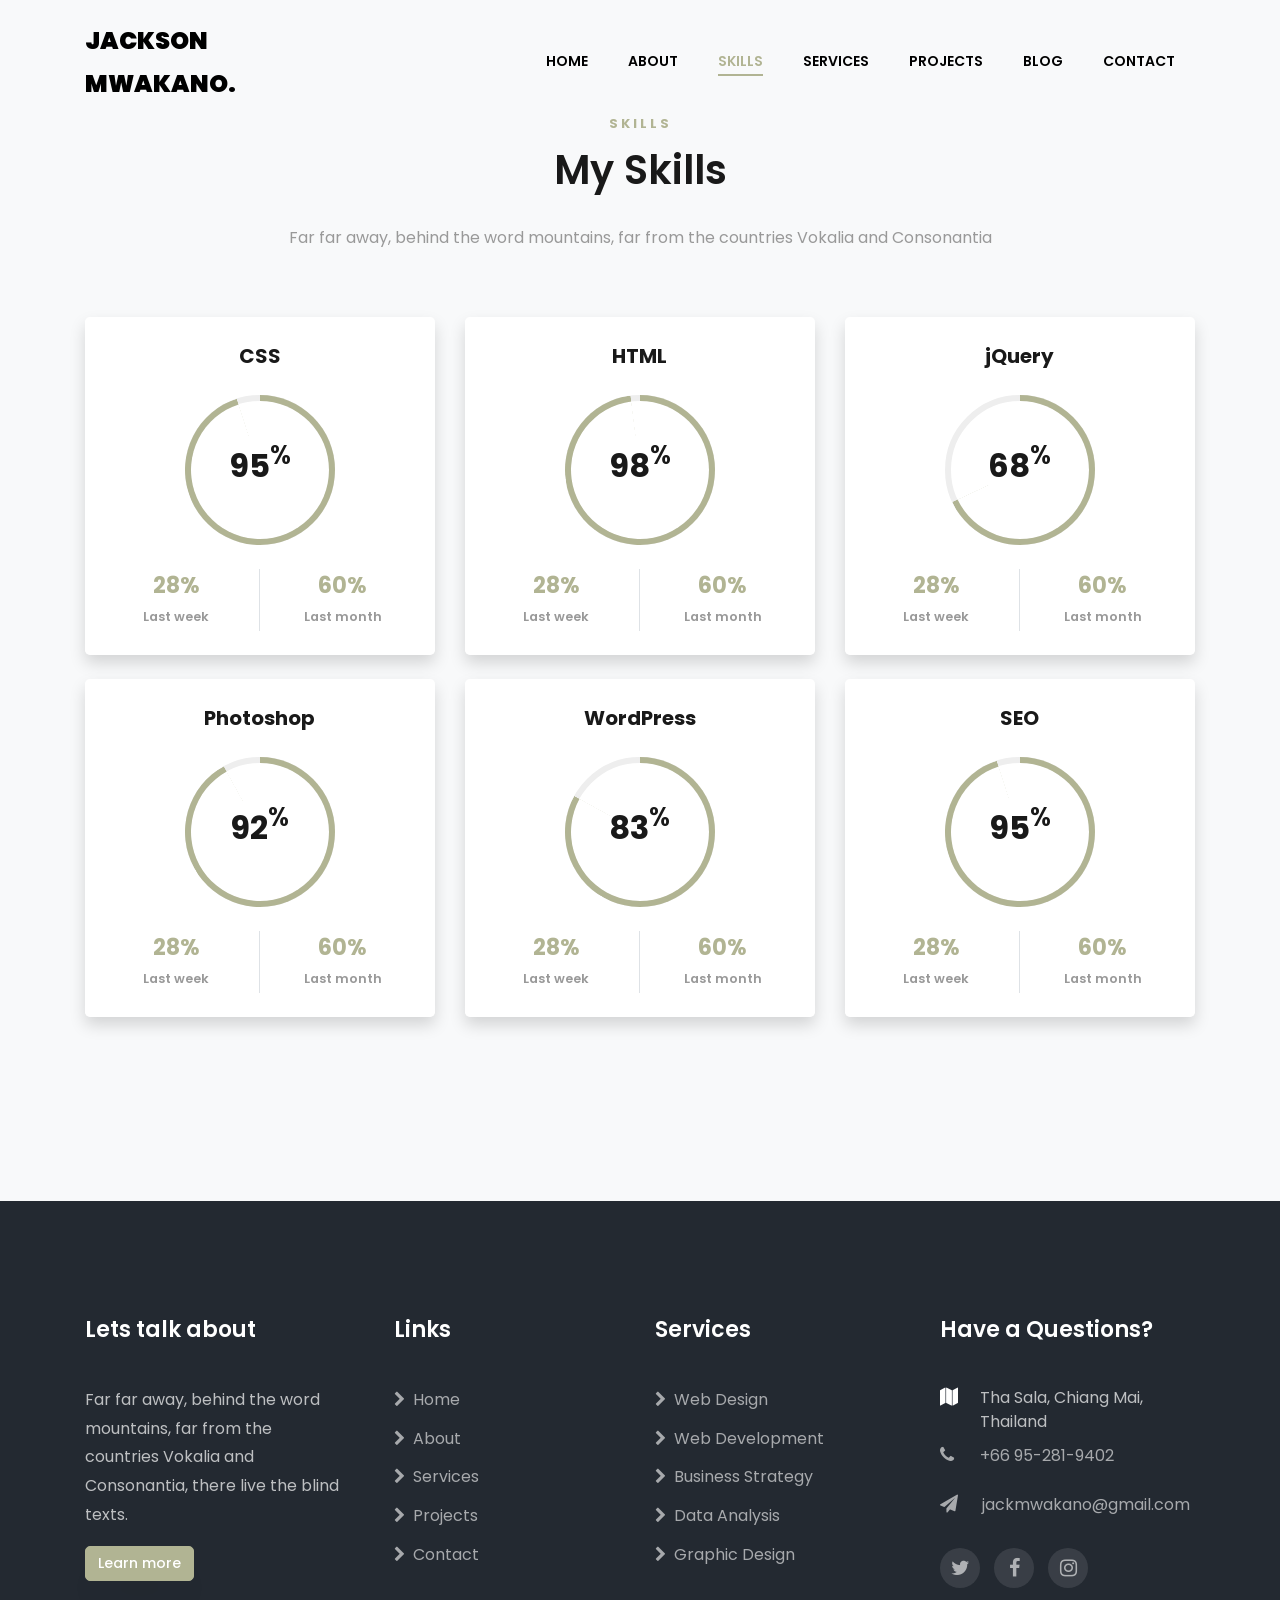
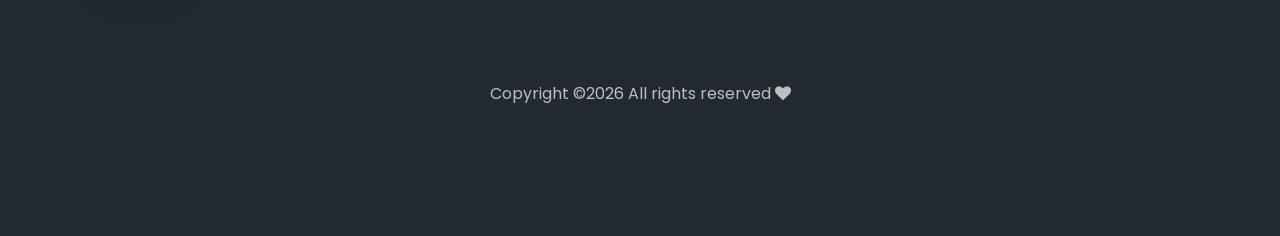
<file: skills-section.html>
<!DOCTYPE html>
<html lang="en">
<head>
	<title>Jackson's Portfolio</title>
	<meta charset="utf-8">
	<meta name="viewport" content="width=device-width, initial-scale=1, shrink-to-fit=no">
	
	<link href="https://fonts.googleapis.com/css?family=Poppins:100,200,300,400,500,600,700,800,900" rel="stylesheet">

	<link rel="stylesheet" href="https://stackpath.bootstrapcdn.com/font-awesome/4.7.0/css/font-awesome.min.css">

	<link rel="stylesheet" href="css/animate.css">
	
	<link rel="stylesheet" href="css/owl.carousel.min.css">
	<link rel="stylesheet" href="css/owl.theme.default.min.css">
	<link rel="stylesheet" href="css/magnific-popup.css">
	
	<link rel="stylesheet" href="css/flaticon.css">
	<link rel="stylesheet" href="css/style.css">
</head>
<body data-spy="scroll" data-target=".site-navbar-target" data-offset="300">
	
	<!-- NAVIGATION BAR -->
	<nav class="navbar navbar-expand-lg navbar-dark ftco_navbar bg-dark ftco-navbar-light site-navbar-target" id="ftco-navbar">
		<div class="container">
			<a class="navbar-brand" href="index.html">Jackson <br>  Mwakano<span>.</span></a>
			<button class="navbar-toggler js-fh5co-nav-toggle fh5co-nav-toggle" type="button" data-toggle="collapse" data-target="#ftco-nav" aria-controls="ftco-nav" aria-expanded="false" aria-label="Toggle navigation">
				<span class="oi oi-menu"></span> Menu
			</button>

			<div class="collapse navbar-collapse" id="ftco-nav">
				<ul class="navbar-nav nav ml-auto">
					<li class="nav-item"><a href="index.html" class="nav-link"><span>Home</span></a></li>
					<li class="nav-item"><a href="#about-section" class="nav-link"><span>About</span></a></li>
					<li class="nav-item"><a href="#skills-section" class="nav-link"><span>Skills</span></a></li>
					<li class="nav-item"><a href="#services-section" class="nav-link"><span>Services</span></a></li>
					<li class="nav-item"><a href="#projects-section" class="nav-link"><span>Projects</span></a></li>
					<li class="nav-item"><a href="#blog-section" class="nav-link"><span>Blog</span></a></li>
					<li class="nav-item"><a href="#contact-section" class="nav-link"><span>Contact</span></a></li>
				</ul>
			</div>
		</div>
	</nav>

    <!-- SKILLS SECTION -->

    <!-- SKILLS SECTION -->

	<section class="ftco-section bg-light" id="skills-section">
		<div class="container">
			<div class="row justify-content-center pb-5">
				<div class="col-md-12 heading-section text-center ftco-animate">
					<span class="subheading">Skills</span>
					<h2 class="mb-4">My Skills</h2>
					<p>Far far away, behind the word mountains, far from the countries Vokalia and Consonantia</p>
				</div>
			</div>
			<div class="row progress-circle mb-5">
				<div class="col-lg-4 mb-4">
					<div class="bg-white rounded-lg shadow p-4">
						<h2 class="h5 font-weight-bold text-center mb-4">CSS</h2>

						<!-- Progress bar 1 -->
						<div class="progress mx-auto" data-value='95'>
							<span class="progress-left">
								<span class="progress-bar border-primary"></span>
							</span>
							<span class="progress-right">
								<span class="progress-bar border-primary"></span>
							</span>
							<div class="progress-value w-100 h-100 rounded-circle d-flex align-items-center justify-content-center">
								<div class="h2 font-weight-bold">95<sup class="small">%</sup></div>
							</div>
						</div>
						<!-- END -->

						<!-- Demo info -->
						<div class="row text-center mt-4">
							<div class="col-6 border-right">
								<div class="h4 font-weight-bold mb-0">28%</div><span class="small text-gray">Last week</span>
							</div>
							<div class="col-6">
								<div class="h4 font-weight-bold mb-0">60%</div><span class="small text-gray">Last month</span>
							</div>
						</div>
						<!-- END -->
					</div>
				</div>

				<div class="col-lg-4 mb-4">
					<div class="bg-white rounded-lg shadow p-4">
						<h2 class="h5 font-weight-bold text-center mb-4">HTML</h2>

						<!-- Progress bar 1 -->
						<div class="progress mx-auto" data-value='98'>
							<span class="progress-left">
								<span class="progress-bar border-primary"></span>
							</span>
							<span class="progress-right">
								<span class="progress-bar border-primary"></span>
							</span>
							<div class="progress-value w-100 h-100 rounded-circle d-flex align-items-center justify-content-center">
								<div class="h2 font-weight-bold">98<sup class="small">%</sup></div>
							</div>
						</div>
						<!-- END -->

						<!-- Demo info -->
						<div class="row text-center mt-4">
							<div class="col-6 border-right">
								<div class="h4 font-weight-bold mb-0">28%</div><span class="small text-gray">Last week</span>
							</div>
							<div class="col-6">
								<div class="h4 font-weight-bold mb-0">60%</div><span class="small text-gray">Last month</span>
							</div>
						</div>
						<!-- END -->
					</div>
				</div>

				<div class="col-lg-4 mb-4">
					<div class="bg-white rounded-lg shadow p-4">
						<h2 class="h5 font-weight-bold text-center mb-4">jQuery</h2>

						<!-- Progress bar 1 -->
						<div class="progress mx-auto" data-value='68'>
							<span class="progress-left">
								<span class="progress-bar border-primary"></span>
							</span>
							<span class="progress-right">
								<span class="progress-bar border-primary"></span>
							</span>
							<div class="progress-value w-100 h-100 rounded-circle d-flex align-items-center justify-content-center">
								<div class="h2 font-weight-bold">68<sup class="small">%</sup></div>
							</div>
						</div>
						<!-- END -->

						<!-- Demo info -->
						<div class="row text-center mt-4">
							<div class="col-6 border-right">
								<div class="h4 font-weight-bold mb-0">28%</div><span class="small text-gray">Last week</span>
							</div>
							<div class="col-6">
								<div class="h4 font-weight-bold mb-0">60%</div><span class="small text-gray">Last month</span>
							</div>
						</div>
						<!-- END -->
					</div>
				</div>

				<div class="col-lg-4 mb-4">
					<div class="bg-white rounded-lg shadow p-4">
						<h2 class="h5 font-weight-bold text-center mb-4">Photoshop</h2>

						<!-- Progress bar 1 -->
						<div class="progress mx-auto" data-value='92'>
							<span class="progress-left">
								<span class="progress-bar border-primary"></span>
							</span>
							<span class="progress-right">
								<span class="progress-bar border-primary"></span>
							</span>
							<div class="progress-value w-100 h-100 rounded-circle d-flex align-items-center justify-content-center">
								<div class="h2 font-weight-bold">92<sup class="small">%</sup></div>
							</div>
						</div>
						<!-- END -->

						<!-- Demo info -->
						<div class="row text-center mt-4">
							<div class="col-6 border-right">
								<div class="h4 font-weight-bold mb-0">28%</div><span class="small text-gray">Last week</span>
							</div>
							<div class="col-6">
								<div class="h4 font-weight-bold mb-0">60%</div><span class="small text-gray">Last month</span>
							</div>
						</div>
						<!-- END -->
					</div>
				</div>

				<div class="col-lg-4 mb-4">
					<div class="bg-white rounded-lg shadow p-4">
						<h2 class="h5 font-weight-bold text-center mb-4">WordPress</h2>

						<!-- Progress bar 1 -->
						<div class="progress mx-auto" data-value='83'>
							<span class="progress-left">
								<span class="progress-bar border-primary"></span>
							</span>
							<span class="progress-right">
								<span class="progress-bar border-primary"></span>
							</span>
							<div class="progress-value w-100 h-100 rounded-circle d-flex align-items-center justify-content-center">
								<div class="h2 font-weight-bold">83<sup class="small">%</sup></div>
							</div>
						</div>
						<!-- END -->

						<!-- Demo info -->
						<div class="row text-center mt-4">
							<div class="col-6 border-right">
								<div class="h4 font-weight-bold mb-0">28%</div><span class="small text-gray">Last week</span>
							</div>
							<div class="col-6">
								<div class="h4 font-weight-bold mb-0">60%</div><span class="small text-gray">Last month</span>
							</div>
						</div>
						<!-- END -->
					</div>
				</div>

				<div class="col-lg-4 mb-4">
					<div class="bg-white rounded-lg shadow p-4">
						<h2 class="h5 font-weight-bold text-center mb-4">SEO</h2>

						<!-- Progress bar 1 -->
						<div class="progress mx-auto" data-value='95'>
							<span class="progress-left">
								<span class="progress-bar border-primary"></span>
							</span>
							<span class="progress-right">
								<span class="progress-bar border-primary"></span>
							</span>
							<div class="progress-value w-100 h-100 rounded-circle d-flex align-items-center justify-content-center">
								<div class="h2 font-weight-bold">95<sup class="small">%</sup></div>
							</div>
						</div>
						<!-- END -->

						<!-- Demo info -->
						<div class="row text-center mt-4">
							<div class="col-6 border-right">
								<div class="h4 font-weight-bold mb-0">28%</div><span class="small text-gray">Last week</span>
							</div>
							<div class="col-6">
								<div class="h4 font-weight-bold mb-0">60%</div><span class="small text-gray">Last month</span>
							</div>
						</div>
						<!-- END -->
					</div>
				</div>
			</div>
		</div>
	</section>
    
    <footer class="ftco-footer ftco-section">
		<div class="container">
			<div class="row mb-5">
				<div class="col-md">
					<div class="ftco-footer-widget mb-4">
						<h2 class="ftco-heading-2">Lets talk about</h2>
						<p>Far far away, behind the word mountains, far from the countries Vokalia and Consonantia, there live the blind texts.</p>
						<p><a href="#" class="btn btn-primary">Learn more</a></p>
					</div>
				</div>
				<div class="col-md">
					<div class="ftco-footer-widget mb-4 ml-md-4">
						<h2 class="ftco-heading-2">Links</h2>
						<ul class="list-unstyled">
							<li><a href="#"><span class="fa fa-chevron-right mr-2"></span>Home</a></li>
							<li><a href="#"><span class="fa fa-chevron-right mr-2"></span>About</a></li>
							<li><a href="#"><span class="fa fa-chevron-right mr-2"></span>Services</a></li>
							<li><a href="#"><span class="fa fa-chevron-right mr-2"></span>Projects</a></li>
							<li><a href="#"><span class="fa fa-chevron-right mr-2"></span>Contact</a></li>
						</ul>
					</div>
				</div>
				<div class="col-md">
					<div class="ftco-footer-widget mb-4">
						<h2 class="ftco-heading-2">Services</h2>
						<ul class="list-unstyled">
							<li><a href="#"><span class="fa fa-chevron-right mr-2"></span>Web Design</a></li>
							<li><a href="#"><span class="fa fa-chevron-right mr-2"></span>Web Development</a></li>
							<li><a href="#"><span class="fa fa-chevron-right mr-2"></span>Business Strategy</a></li>
							<li><a href="#"><span class="fa fa-chevron-right mr-2"></span>Data Analysis</a></li>
							<li><a href="#"><span class="fa fa-chevron-right mr-2"></span>Graphic Design</a></li>
						</ul>
					</div>
				</div>
				<div class="col-md">
					<div class="ftco-footer-widget mb-4">
						<h2 class="ftco-heading-2">Have a Questions?</h2>
						<div class="block-23 mb-3">
							<ul>
								<li><span class="icon fa fa-map marker"></span><span class="text">Tha Sala, Chiang Mai, Thailand</span></li>
								<li><a href="#"><span class="icon fa fa-phone"></span><span class="text">+66 95-281-9402</span></a></li>
								<li><a href="#"><span class="icon fa fa-paper-plane pr-4"></span><span class="text">jackmwakano@gmail.com</span></a></li>
							</ul>
						</div>
						<ul class="ftco-footer-social list-unstyled mt-2">
							<li class="ftco-animate"><a href="#"><span class="fa fa-twitter"></span></a></li>
							<li class="ftco-animate"><a href="#"><span class="fa fa-facebook"></span></a></li>
							<li class="ftco-animate"><a href="#"><span class="fa fa-instagram"></span></a></li>
						</ul>
					</div>
				</div>
			</div>
			<div class="row">
				<div class="col-md-12 text-center">

					<p>
						Copyright &copy;<script>document.write(new Date().getFullYear());</script> All rights reserved <i class="fa fa-heart" aria-hidden="true"></i> 
                    </p>
					</div>
				</div>
			</div>
		</footer>
		
		
		<!-- loader -->
		<div id="ftco-loader" class="show fullscreen"><svg class="circular" width="48px" height="48px"><circle class="path-bg" cx="24" cy="24" r="22" fill="none" stroke-width="4" stroke="#eeeeee"/><circle class="path" cx="24" cy="24" r="22" fill="none" stroke-width="4" stroke-miterlimit="10" stroke="#F96D00"/></svg></div>


		<script src="js/jquery.min.js"></script>
		<script src="js/jquery-migrate-3.0.1.min.js"></script>
		<script src="js/popper.min.js"></script>
		<script src="js/bootstrap.min.js"></script>
		<script src="js/jquery.easing.1.3.js"></script>
		<script src="js/jquery.waypoints.min.js"></script>
		<script src="js/jquery.stellar.min.js"></script>
		<script src="js/owl.carousel.min.js"></script>
		<script src="js/jquery.magnific-popup.min.js"></script>
		<script src="js/jquery.animateNumber.min.js"></script>
		<script src="js/scrollax.min.js"></script>
		
		<script src="js/main.js"></script>
		
	</body>
	</html>
</file>
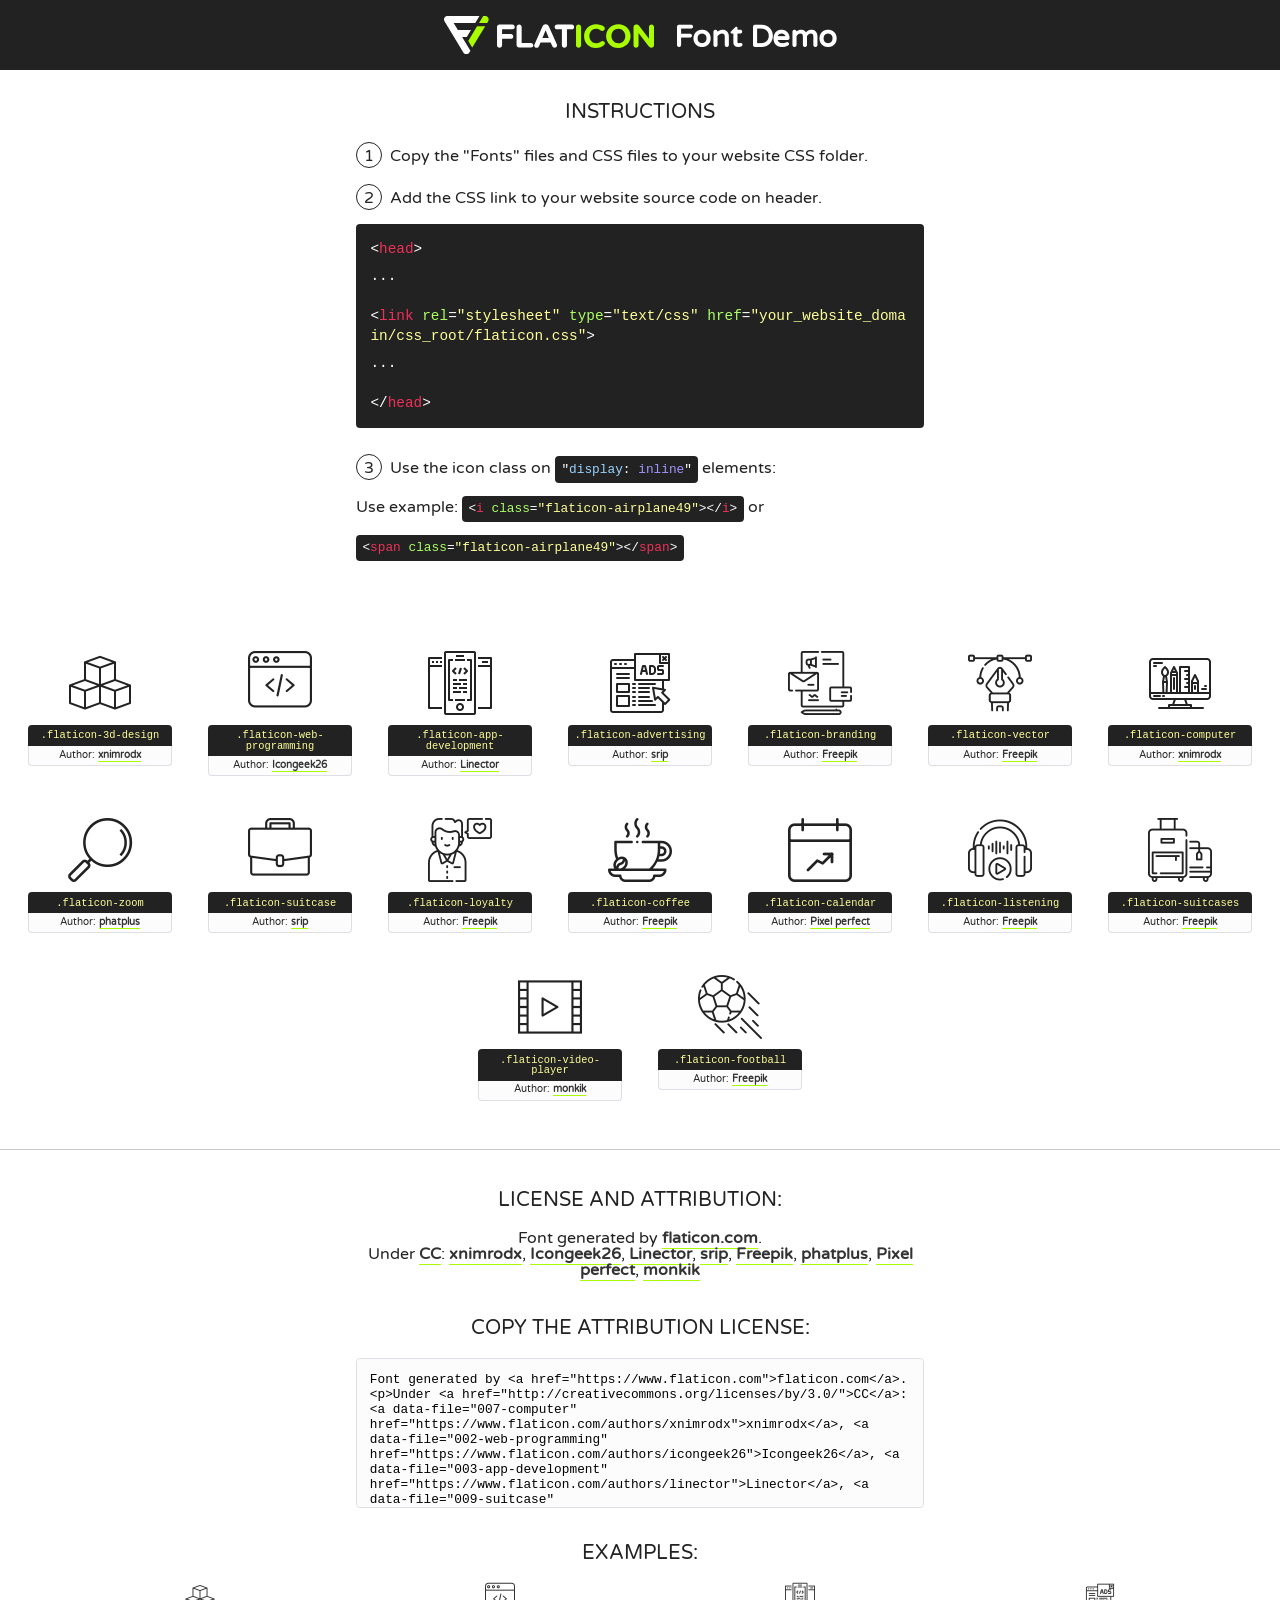
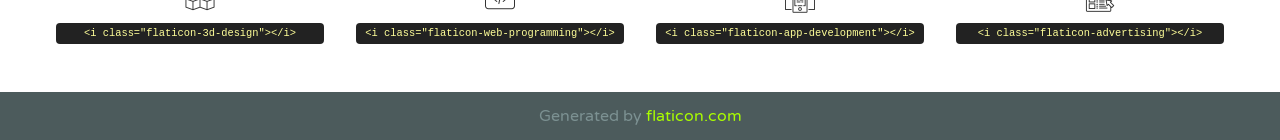
<file: fonts/flaticon/font/flaticon.html>
<!DOCTYPE html>
<!--
  Flaticon icon font: Flaticon
  Creation date: 03/07/2020 09:59
-->
<html>
<!DOCTYPE html>
<html>

<head>
    <title>Flaticon WebFont</title>
    <link href="http://fonts.googleapis.com/css?family=Varela+Round" rel="stylesheet" type="text/css" />
    <link rel="stylesheet" type="text/css" href="flaticon.css">
    <meta charset="UTF-8">
    <style>
    html, body, div, span, applet, object, iframe,
    h1, h2, h3, h4, h5, h6, p, blockquote, pre,
    a, abbr, acronym, address, big, cite, code,
    del, dfn, em, img, ins, kbd, q, s, samp,
    small, strike, strong, sub, sup, tt, var,
    b, u, i, center,
    dl, dt, dd, ol, ul, li,
    fieldset, form, label, legend,
    table, caption, tbody, tfoot, thead, tr, th, td,
    article, aside, canvas, details, embed, 
    figure, figcaption, footer, header, hgroup, 
    menu, nav, output, ruby, section, summary,
    time, mark, audio, video {
        margin: 0;
        padding: 0;
        border: 0;
        font-size: 100%;
        font: inherit;
        vertical-align: baseline;
    }
    /* HTML5 display-role reset for older browsers */
    article, aside, details, figcaption, figure, 
    footer, header, hgroup, menu, nav, section {
        display: block;
    }
    body {
        line-height: 1;
    }
    ol, ul {
        list-style: none;
    }
    blockquote, q {
        quotes: none;
    }
    blockquote:before, blockquote:after,
    q:before, q:after {
        content: '';
        content: none;
    }
    table {
        border-collapse: collapse;
        border-spacing: 0;
    }
    body {
        font-family: 'Varela Round', Helvetica, Arial, sans-serif;
        font-size: 16px;
        color: #222;
    }
    a {
        color: #333;
        border-bottom: 1px solid #a9fd00;
        font-weight: bold;
        text-decoration: none;
    }
    * {
        -moz-box-sizing: border-box;
        -webkit-box-sizing: border-box;
        box-sizing: border-box;
        margin: 0;
        padding: 0;
    }
    [class^="flaticon-"]:before, [class*=" flaticon-"]:before, [class^="flaticon-"]:after, [class*=" flaticon-"]:after {
        font-family: Flaticon;
        font-size: 30px;
        font-style: normal;
        margin-left: 20px;
        color: #333;
    }
    .wrapper {
        max-width: 600px;
        margin: auto;
        padding: 0 1em;
    }
    .title {
        font-size: 1.25em;
        text-align: center;
        margin-bottom: 1em;
        text-transform: uppercase;
    }
    header {
        text-align: center;
        background-color: #222;
        color: #fff;
        padding: 1em;
    }
    header .logo {
        width: 210px;
        height: 38px;
        display: inline-block;
        vertical-align: middle;
        margin-right: 1em;
        border: none;
    }
    header strong {
        font-size: 1.95em;
        font-weight: bold;
        vertical-align: middle;
        margin-top: 5px;
        display: inline-block;
    }
    .demo {
        margin: 2em auto;
        line-height: 1.25em;
    }
    .demo ul li {
        margin-bottom: 1em;
    }
    .demo ul li .num {
        color: #222;
        border-radius: 20px;
        display: inline-block;
        width: 26px;
        padding: 3px;
        height: 26px;
        text-align: center;
        margin-right: 0.5em;
        border: 1px solid #222;
    }
    .demo ul li code {
        background-color: #222;
        border-radius: 4px;
        padding: 0.25em 0.5em;
        display: inline-block;
        color: #fff;
        font-family: Consolas,Monaco,Lucida Console,Liberation Mono,DejaVu Sans Mono,Bitstream Vera Sans Mono,Courier New, monospace;
        font-weight: lighter;
        margin-top: 1em;
        font-size: 0.8em;
        word-break: break-all;
    }
    .demo ul li code.big {
        padding: 1em;
        font-size: 0.9em;
    }
    .demo ul li code .red {
        color: #EF3159;
    }
    .demo ul li code .green {
        color: #ACFF65;
    }
    .demo ul li code .yellow {
        color: #FFFF99;
    }
    .demo ul li code .blue {
        color: #99D3FF;
    }
    .demo ul li code .purple {
        color: #A295FF;
    }
    .demo ul li code .dots {
        margin-top: 0.5em;
        display: block;
    }
    #glyphs {
        border-bottom: 1px solid #ccc;
        padding: 2em 0;
        text-align: center;
    }
    .glyph {
        display: inline-block;
        width: 9em;
        margin: 1em;
        text-align: center;
        vertical-align: top;
        background: #FFF;
    }
    .glyph .glyph-icon {
        padding: 10px;
        display: block;
        font-family:"Flaticon";
        font-size: 64px;
        line-height: 1;
    }
    .glyph .glyph-icon:before {
        font-size: 64px;
        color: #222;
        margin-left: 0;
    }
    .class-name {
        font-size: 0.65em;
        background-color: #222;
        color: #fff;
        border-radius: 4px 4px 0 0;
        padding: 0.5em;
        color: #FFFF99;
        font-family: Consolas,Monaco,Lucida Console,Liberation Mono,DejaVu Sans Mono,Bitstream Vera Sans Mono,Courier New, monospace;
    }
    .author-name {
        font-size: 0.6em;
        background-color: #fcfcfd;
        border: 1px solid #DEDEE4;
        border-top: 0;
        border-radius: 0 0 4px 4px;
        padding: 0.5em;
    }
    .class-name:last-child {
        font-size: 10px;
        color:#888;
    }
    .class-name:last-child a {
        font-size: 10px;
        color:#555;
    }
    .class-name:last-child a:hover {
        color:#a9fd00;
    }
    .glyph > input {
        display: block;
        width: 100px;
        margin: 5px auto;
        text-align: center;
        font-size: 12px;
        cursor: text;
    }
    .glyph > input.icon-input {
        font-family:"Flaticon";
        font-size: 16px;
        margin-bottom: 10px;
    }
    .attribution .title {
        margin-top: 2em;
    }
    .attribution textarea {
        background-color: #fcfcfd;
        padding: 1em;
        border: none;
        box-shadow: none;
        border: 1px solid #DEDEE4;
        border-radius: 4px;
        resize: none;
        width: 100%;
        height: 150px;
        font-size: 0.8em;
        font-family: Consolas,Monaco,Lucida Console,Liberation Mono,DejaVu Sans Mono,Bitstream Vera Sans Mono,Courier New, monospace;
        -webkit-appearance: none;
    }
    .iconsuse {
        margin: 2em auto;
        text-align: center;
        max-width: 1200px;
    }
    .iconsuse:after {
        content: '';
        display: table;
        clear: both;
    }
    .iconsuse .image {
        float: left;
        width: 25%;
        padding: 0 1em;
    }
    .iconsuse .image p {
        margin-bottom: 1em;
    }
    .iconsuse .image span {
        display: block;
        font-size: 0.65em;
        background-color: #222;
        color: #fff;
        border-radius: 4px;
        padding: 0.5em;
        color: #FFFF99;
        margin-top: 1em;
        font-family: Consolas,Monaco,Lucida Console,Liberation Mono,DejaVu Sans Mono,Bitstream Vera Sans Mono,Courier New, monospace;
    }
    #footer {
        text-align: center;
        background-color: #4C5B5C;
        color: #7c9192;
        padding: 1em;
    }
    #footer a {
        border: none;
        color: #a9fd00;
        font-weight: normal;
    }
    @media (max-width: 960px) {
        .iconsuse .image {
            width: 50%;
        }
    }
    @media (max-width: 560px) {
        .iconsuse .image {
            width: 100%;
        }
    }
    </style>
</head>

<body class="characters-off">

    <header>
        <a href="https://www.flaticon.com" target="_blank" class="logo">
            <svg version="1.1" xmlns="http://www.w3.org/2000/svg" xmlns:xlink="http://www.w3.org/1999/xlink" xmlns:a="http://ns.adobe.com/AdobeSVGViewerExtensions/3.0/" viewBox="0 0 560.875 102.036" enable-background="new 0 0 560.875 102.036" xml:space="preserve">
                <defs>
                </defs>
                <g>
                    <g class="letters">
                        <path fill="#ffffff" d="M141.596,29.675c0-3.777,2.985-6.767,6.764-6.767h34.438c3.426,0,6.15,2.728,6.15,6.15
                        c0,3.43-2.724,6.149-6.15,6.149h-27.674v13.091h23.719c3.429,0,6.151,2.724,6.151,6.15c0,3.43-2.723,6.149-6.151,6.149h-23.719
                        v17.574c0,3.773-2.986,6.761-6.764,6.761c-3.779,0-6.764-2.989-6.764-6.761V29.675z"></path>
                        <path fill="#ffffff" d="M193.844,29.149c0-3.781,2.985-6.767,6.764-6.767c3.776,0,6.763,2.985,6.763,6.767v42.957h25.039
                        c3.426,0,6.149,2.726,6.149,6.153c0,3.425-2.723,6.15-6.149,6.15h-31.802c-3.779,0-6.764-2.986-6.764-6.768V29.149z"></path>
                        <path fill="#ffffff" d="M241.891,75.71l21.438-48.407c1.492-3.341,4.215-5.357,7.906-5.357h0.792
                        c3.686,0,6.323,2.017,7.815,5.357l21.439,48.407c0.436,0.967,0.701,1.845,0.701,2.723c0,3.602-2.809,6.501-6.414,6.501
                        c-3.161,0-5.269-1.845-6.499-4.655l-4.132-9.661h-27.059l-4.301,10.102c-1.144,2.631-3.426,4.214-6.237,4.214
                        c-3.517,0-6.24-2.81-6.24-6.325C241.1,77.64,241.451,76.677,241.891,75.71z M279.932,58.666l-8.521-20.297l-8.526,20.297H279.932
                        z"></path>
                        <path fill="#ffffff" d="M314.864,35.387H301.86c-3.429,0-6.239-2.813-6.239-6.238c0-3.429,2.811-6.24,6.239-6.24h39.533
                        c3.426,0,6.237,2.811,6.237,6.24c0,3.425-2.811,6.238-6.237,6.238h-13.001v42.785c0,3.773-2.99,6.761-6.764,6.761
                        c-3.779,0-6.764-2.989-6.764-6.761V35.387z"></path>
                        <path fill="#A9FD00" d="M352.615,29.149c0-3.781,2.985-6.767,6.767-6.767c3.774,0,6.761,2.985,6.761,6.767v49.024
                        c0,3.773-2.987,6.761-6.761,6.761c-3.781,0-6.767-2.989-6.767-6.761V29.149z"></path>
                        <path fill="#A9FD00" d="M374.132,53.836v-0.179c0-17.481,13.178-31.801,32.065-31.801c9.22,0,15.459,2.458,20.557,6.238
                        c1.402,1.054,2.637,2.985,2.637,5.357c0,3.692-2.985,6.59-6.681,6.59c-1.845,0-3.071-0.702-4.044-1.319
                        c-3.776-2.813-7.729-4.393-12.562-4.393c-10.364,0-17.831,8.611-17.831,19.154v0.173c0,10.542,7.291,19.329,17.831,19.329
                        c5.715,0,9.492-1.756,13.359-4.834c1.049-0.874,2.458-1.491,4.039-1.491c3.429,0,6.325,2.813,6.325,6.236
                        c0,2.106-1.056,3.78-2.282,4.834c-5.539,4.834-12.036,7.733-21.878,7.733C387.572,85.464,374.132,71.493,374.132,53.836z"></path>
                        <path fill="#A9FD00" d="M433.009,53.836v-0.179c0-17.481,13.79-31.801,32.766-31.801c18.981,0,32.592,14.143,32.592,31.628v0.173
                        c0,17.483-13.785,31.807-32.769,31.807C446.625,85.464,433.009,71.32,433.009,53.836z M484.224,53.836v-0.179
                        c0-10.539-7.725-19.326-18.626-19.326c-10.893,0-18.449,8.611-18.449,19.154v0.173c0,10.542,7.73,19.329,18.626,19.329
                        C476.676,72.986,484.224,64.378,484.224,53.836z"></path>
                        <path fill="#A9FD00" d="M506.233,29.321c0-3.774,2.99-6.763,6.767-6.763h1.401c3.252,0,5.183,1.583,7.029,3.953l26.093,34.265
                        V29.059c0-3.692,2.99-6.677,6.681-6.677c3.683,0,6.671,2.985,6.671,6.677v48.934c0,3.78-2.987,6.765-6.764,6.765h-0.436
                        c-3.257,0-5.188-1.581-7.034-3.953l-27.056-35.492v32.944c0,3.687-2.985,6.676-6.678,6.676c-3.683,0-6.673-2.989-6.673-6.676
                        V29.321z"></path>
                    </g>
                    <g class="insignia">
                        <path fill="#ffffff" d="M48.372,56.137h12.517l11.156-18.537H37.186L25.688,18.539h57.825L94.668,0H9.271
                        C5.925,0,2.842,1.801,1.198,4.716c-1.644,2.907-1.593,6.482,0.134,9.343l50.38,83.501c1.678,2.781,4.689,4.476,7.938,4.476
                        c3.246,0,6.257-1.695,7.935-4.476l2.898-4.804L48.372,56.137z"></path>
                        <g class="i">
                            <path fill="#A9FD00" d="M93.575,18.539h0.031v0.004l21.652,0.004l2.705-4.488c1.727-2.861,1.778-6.436,0.133-9.343
                            C116.454,1.801,113.371,0,110.026,0h-5.294L93.575,18.539z"></path>
                            <polygon fill="#A9FD00" points="88.291,27.356 64.725,66.486 75.519,84.404 109.942,27.356"></polygon>
                        </g>
                    </g>
                </g>
            </svg>
        </a>
        <strong>Font Demo</strong>
    </header>


    <section class="demo wrapper">

        <p class="title">Instructions</p>

        <ul>
            <li>
                <span class="num">1</span>Copy the "Fonts" files and CSS files to your website CSS folder.
            </li>
            <li>
                <span class="num">2</span>Add the CSS link to your website source code on header.
                <code class="big">
                    &lt;<span class="red">head</span>&gt;
                    <br/><span class="dots">...</span>
                    <br/>&lt;<span class="red">link</span> <span class="green">rel</span>=<span class="yellow">"stylesheet"</span> <span class="green">type</span>=<span class="yellow">"text/css"</span> <span class="green">href</span>=<span class="yellow">"your_website_domain/css_root/flaticon.css"</span>&gt;
                    <br/><span class="dots">...</span>
                    <br/>&lt;/<span class="red">head</span>&gt;
                </code>
            </li>

            <li>
                <p>
                    <span class="num">3</span>Use the icon class on <code>"<span class="blue">display</span>:<span class="purple"> inline</span>"</code> elements:
                    <br />
                    Use example: <code>&lt;<span class="red">i</span> <span class="green">class</span>=<span class="yellow">&quot;flaticon-airplane49&quot;</span>&gt;&lt;/<span class="red">i</span>&gt;</code> or <code>&lt;<span class="red">span</span> <span class="green">class</span>=<span class="yellow">&quot;flaticon-airplane49&quot;</span>&gt;&lt;/<span class="red">span</span>&gt;</code>
            </li>
        </ul>

    </section>




   <section id="glyphs">          
    
      
        <div class="glyph"><div class="glyph-icon flaticon-3d-design"></div>
            <div class="class-name">.flaticon-3d-design</div>
            <div class="author-name">Author: <a data-file="001-3d-design" href="https://www.flaticon.com/authors/xnimrodx">xnimrodx</a> </div> 
        </div>        
        
        <div class="glyph"><div class="glyph-icon flaticon-web-programming"></div>
            <div class="class-name">.flaticon-web-programming</div>
            <div class="author-name">Author: <a data-file="002-web-programming" href="https://www.flaticon.com/authors/icongeek26">Icongeek26</a> </div> 
        </div>        
        
        <div class="glyph"><div class="glyph-icon flaticon-app-development"></div>
            <div class="class-name">.flaticon-app-development</div>
            <div class="author-name">Author: <a data-file="003-app-development" href="https://www.flaticon.com/authors/linector">Linector</a> </div> 
        </div>        
        
        <div class="glyph"><div class="glyph-icon flaticon-advertising"></div>
            <div class="class-name">.flaticon-advertising</div>
            <div class="author-name">Author: <a data-file="004-advertising" href="https://www.flaticon.com/authors/srip">srip</a> </div> 
        </div>        
        
        <div class="glyph"><div class="glyph-icon flaticon-branding"></div>
            <div class="class-name">.flaticon-branding</div>
            <div class="author-name">Author: <a data-file="005-branding" href="http://www.freepik.com">Freepik</a> </div> 
        </div>        
        
        <div class="glyph"><div class="glyph-icon flaticon-vector"></div>
            <div class="class-name">.flaticon-vector</div>
            <div class="author-name">Author: <a data-file="006-vector" href="http://www.freepik.com">Freepik</a> </div> 
        </div>        
        
        <div class="glyph"><div class="glyph-icon flaticon-computer"></div>
            <div class="class-name">.flaticon-computer</div>
            <div class="author-name">Author: <a data-file="007-computer" href="https://www.flaticon.com/authors/xnimrodx">xnimrodx</a> </div> 
        </div>        
        
        <div class="glyph"><div class="glyph-icon flaticon-zoom"></div>
            <div class="class-name">.flaticon-zoom</div>
            <div class="author-name">Author: <a data-file="008-zoom" href="https://www.flaticon.com/authors/phatplus">phatplus</a> </div> 
        </div>        
        
        <div class="glyph"><div class="glyph-icon flaticon-suitcase"></div>
            <div class="class-name">.flaticon-suitcase</div>
            <div class="author-name">Author: <a data-file="009-suitcase" href="https://www.flaticon.com/authors/srip">srip</a> </div> 
        </div>        
        
        <div class="glyph"><div class="glyph-icon flaticon-loyalty"></div>
            <div class="class-name">.flaticon-loyalty</div>
            <div class="author-name">Author: <a data-file="010-loyalty" href="http://www.freepik.com">Freepik</a> </div> 
        </div>        
        
        <div class="glyph"><div class="glyph-icon flaticon-coffee"></div>
            <div class="class-name">.flaticon-coffee</div>
            <div class="author-name">Author: <a data-file="011-coffee" href="http://www.freepik.com">Freepik</a> </div> 
        </div>        
        
        <div class="glyph"><div class="glyph-icon flaticon-calendar"></div>
            <div class="class-name">.flaticon-calendar</div>
            <div class="author-name">Author: <a data-file="012-calendar" href="https://www.flaticon.com/authors/pixel-perfect">Pixel perfect</a> </div> 
        </div>        
        
        <div class="glyph"><div class="glyph-icon flaticon-listening"></div>
            <div class="class-name">.flaticon-listening</div>
            <div class="author-name">Author: <a data-file="013-listening" href="http://www.freepik.com">Freepik</a> </div> 
        </div>        
        
        <div class="glyph"><div class="glyph-icon flaticon-suitcases"></div>
            <div class="class-name">.flaticon-suitcases</div>
            <div class="author-name">Author: <a data-file="014-suitcases" href="http://www.freepik.com">Freepik</a> </div> 
        </div>        
        
        <div class="glyph"><div class="glyph-icon flaticon-video-player"></div>
            <div class="class-name">.flaticon-video-player</div>
            <div class="author-name">Author: <a data-file="015-video-player" href="https://www.flaticon.com/authors/monkik">monkik</a> </div> 
        </div>        
        
        <div class="glyph"><div class="glyph-icon flaticon-football"></div>
            <div class="class-name">.flaticon-football</div>
            <div class="author-name">Author: <a data-file="016-football" href="http://www.freepik.com">Freepik</a> </div> 
        </div>        
        

    </section>



    <section class="attribution wrapper"   style="text-align:center;">

      <div class="title">License and attribution:</div><div class="attrDiv">Font generated by <a href="https://www.flaticon.com">flaticon.com</a>. <div><p>Under <a href="http://creativecommons.org/licenses/by/3.0/">CC</a>: <a data-file="007-computer" href="https://www.flaticon.com/authors/xnimrodx">xnimrodx</a>, <a data-file="002-web-programming" href="https://www.flaticon.com/authors/icongeek26">Icongeek26</a>, <a data-file="003-app-development" href="https://www.flaticon.com/authors/linector">Linector</a>, <a data-file="009-suitcase" href="https://www.flaticon.com/authors/srip">srip</a>, <a data-file="016-football" href="http://www.freepik.com">Freepik</a>, <a data-file="008-zoom" href="https://www.flaticon.com/authors/phatplus">phatplus</a>, <a data-file="012-calendar" href="https://www.flaticon.com/authors/pixel-perfect">Pixel perfect</a>, <a data-file="015-video-player" href="https://www.flaticon.com/authors/monkik">monkik</a></p>  </div>
      </div>
      <div class="title">Copy the Attribution License:</div>

    <textarea onclick="this.focus();this.select();">Font generated by &lt;a href=&quot;https://www.flaticon.com&quot;&gt;flaticon.com&lt;/a&gt;. <p>Under <a href="http://creativecommons.org/licenses/by/3.0/">CC</a>: <a data-file="007-computer" href="https://www.flaticon.com/authors/xnimrodx">xnimrodx</a>, <a data-file="002-web-programming" href="https://www.flaticon.com/authors/icongeek26">Icongeek26</a>, <a data-file="003-app-development" href="https://www.flaticon.com/authors/linector">Linector</a>, <a data-file="009-suitcase" href="https://www.flaticon.com/authors/srip">srip</a>, <a data-file="016-football" href="http://www.freepik.com">Freepik</a>, <a data-file="008-zoom" href="https://www.flaticon.com/authors/phatplus">phatplus</a>, <a data-file="012-calendar" href="https://www.flaticon.com/authors/pixel-perfect">Pixel perfect</a>, <a data-file="015-video-player" href="https://www.flaticon.com/authors/monkik">monkik</a></p>  
     </textarea>

    </section>

    <section class="iconsuse">

          <div class="title">Examples:</div>            
             
            <div class="image">
                <p>
                    <i class="glyph-icon flaticon-3d-design"></i> 
                    <span>&lt;i class=&quot;flaticon-3d-design&quot;&gt;&lt;/i&gt;</span>
                </p>
            </div>
            
            <div class="image">
                <p>
                    <i class="glyph-icon flaticon-web-programming"></i> 
                    <span>&lt;i class=&quot;flaticon-web-programming&quot;&gt;&lt;/i&gt;</span>
                </p>
            </div>
            
            <div class="image">
                <p>
                    <i class="glyph-icon flaticon-app-development"></i> 
                    <span>&lt;i class=&quot;flaticon-app-development&quot;&gt;&lt;/i&gt;</span>
                </p>
            </div>
            
            <div class="image">
                <p>
                    <i class="glyph-icon flaticon-advertising"></i> 
                    <span>&lt;i class=&quot;flaticon-advertising&quot;&gt;&lt;/i&gt;</span>
                </p>
            </div>
                       
        </div>
                            
    </section>

<div id="footer">
    <div>Generated by <a href="https://www.flaticon.com">flaticon.com</a>
    </div>
</div>



</body>
</html>
</file>
<file: css/flaticon.css>
/*
  	Flaticon icon font: Flaticon
  	Creation date: 04/01/2019 13:45
  	*/


@font-face {
  font-family: "Flaticon";
  src: url("../fonts/flaticon/font/Flaticon.eot");
  src: url("../fonts/flaticon/font/Flaticon.eot?#iefix") format("embedded-opentype"),
       url("../fonts/flaticon/font/Flaticon.woff") format("woff"),
       url("../fonts/flaticon/font/Flaticon.ttf") format("truetype"),
       url("../fonts/flaticon/font/Flaticon.svg#Flaticon") format("svg");
  font-weight: normal;
  font-style: normal;
}

@media screen and (-webkit-min-device-pixel-ratio:0) {
  @font-face {
    font-family: "Flaticon";
    src: url("../fonts/flaticon/font/Flaticon.svg#Flaticon") format("svg");
  }
}

[class^="flaticon-"]:before, [class*=" flaticon-"]:before,
[class^="flaticon-"]:after, [class*=" flaticon-"]:after {   
  font-family: Flaticon;
  font-style: normal;
  font-weight: normal;
  font-variant: normal;
  text-transform: none;
  line-height: 1;

  /* Better Font Rendering =========== */
  -webkit-font-smoothing: antialiased;
  -moz-osx-font-smoothing: grayscale;
}

.flaticon-3d-design:before { content: "\f100"; }
.flaticon-web-programming:before { content: "\f101"; }
.flaticon-app-development:before { content: "\f102"; }
.flaticon-advertising:before { content: "\f103"; }
.flaticon-branding:before { content: "\f104"; }
.flaticon-vector:before { content: "\f105"; }
.flaticon-computer:before { content: "\f106"; }
.flaticon-zoom:before { content: "\f107"; }
.flaticon-suitcase:before { content: "\f108"; }
.flaticon-loyalty:before { content: "\f109"; }
.flaticon-coffee:before { content: "\f10a"; }
.flaticon-calendar:before { content: "\f10b"; }
.flaticon-listening:before { content: "\f10c"; }
.flaticon-suitcases:before { content: "\f10d"; }
.flaticon-video-player:before { content: "\f10e"; }
.flaticon-football:before { content: "\f10f"; }
</file>
<file: css/style.css>
:root {
  --blue: #007bff;
  --indigo: #6610f2;
  --purple: #6f42c1;
  --pink: #e83e8c;
  --red: #dc3545;
  --orange: #fd7e14;
  --yellow: #ffc107;
  --green: #28a745;
  --teal: #20c997;
  --cyan: #17a2b8;
  --white: #fff;
  --gray: #6c757d;
  --gray-dark: #343a40;
  --primary: #007bff;
  --secondary: #6c757d;
  --success: #28a745;
  --info: #17a2b8;
  --warning: #ffc107;
  --danger: #dc3545;
  --light: #f8f9fa;
  --dark: #343a40;
  --breakpoint-xs: 0;
  --breakpoint-sm: 576px;
  --breakpoint-md: 768px;
  --breakpoint-lg: 992px;
  --breakpoint-xl: 1200px;
  --font-family-sans-serif: -apple-system, BlinkMacSystemFont, "Segoe UI", Roboto, "Helvetica Neue", Arial, "Noto Sans", sans-serif, "Apple Color Emoji", "Segoe UI Emoji", "Segoe UI Symbol", "Noto Color Emoji";
  --font-family-monospace: SFMono-Regular, Menlo, Monaco, Consolas, "Liberation Mono", "Courier New", monospace; }

*,
*::before,
*::after {
  -webkit-box-sizing: border-box;
  box-sizing: border-box; }

html {
  font-family: sans-serif;
  line-height: 1.15;
  -webkit-text-size-adjust: 100%;
  -webkit-tap-highlight-color: rgba(0, 0, 0, 0); }

article, aside, figcaption, figure, footer, header, hgroup, main, nav, section {
  display: block; }

body {
  margin: 0;
  font-family: -apple-system, BlinkMacSystemFont, "Segoe UI", Roboto, "Helvetica Neue", Arial, "Noto Sans", sans-serif, "Apple Color Emoji", "Segoe UI Emoji", "Segoe UI Symbol", "Noto Color Emoji";
  font-size: 1rem;
  font-weight: 400;
  line-height: 1.5;
  color: #212529;
  text-align: left;
  background-color: #fff; }

[tabindex="-1"]:focus {
  outline: 0 !important; }

hr {
  -webkit-box-sizing: content-box;
  box-sizing: content-box;
  height: 0;
  overflow: visible; }

h1, h2, h3, h4, h5, h6 {
  margin-top: 0;
  margin-bottom: 0.5rem; }

p {
  margin-top: 0;
  margin-bottom: 1rem; }

abbr[title],
abbr[data-original-title] {
  text-decoration: underline;
  -webkit-text-decoration: underline dotted;
  text-decoration: underline dotted;
  cursor: help;
  border-bottom: 0;
  text-decoration-skip-ink: none; }

address {
  margin-bottom: 1rem;
  font-style: normal;
  line-height: inherit; }

ol,
ul,
dl {
  margin-top: 0;
  margin-bottom: 1rem; }

ol ol,
ul ul,
ol ul,
ul ol {
  margin-bottom: 0; }

dt {
  font-weight: 700; }

dd {
  margin-bottom: .5rem;
  margin-left: 0; }

blockquote {
  margin: 0 0 1rem; }

b,
strong {
  font-weight: bolder; }

small {
  font-size: 80%; }

sub,
sup {
  position: relative;
  font-size: 75%;
  line-height: 0;
  vertical-align: baseline; }

sub {
  bottom: -.25em; }

sup {
  top: -.5em; }

a {
  color: #007bff;
  text-decoration: none;
  background-color: transparent; }
  a:hover {
    color: #0056b3;
    text-decoration: underline; }

a:not([href]):not([tabindex]) {
  color: inherit;
  text-decoration: none; }
  a:not([href]):not([tabindex]):hover, a:not([href]):not([tabindex]):focus {
    color: inherit;
    text-decoration: none; }
  a:not([href]):not([tabindex]):focus {
    outline: 0; }

pre,
code,
kbd,
samp {
  font-family: SFMono-Regular, Menlo, Monaco, Consolas, "Liberation Mono", "Courier New", monospace;
  font-size: 1em; }

pre {
  margin-top: 0;
  margin-bottom: 1rem;
  overflow: auto; }

figure {
  margin: 0 0 1rem; }

img {
  vertical-align: middle;
  border-style: none; }

svg {
  overflow: hidden;
  vertical-align: middle; }

table {
  border-collapse: collapse; }

caption {
  padding-top: 0.75rem;
  padding-bottom: 0.75rem;
  color: #6c757d;
  text-align: left;
  caption-side: bottom; }

th {
  text-align: inherit; }

label {
  display: inline-block;
  margin-bottom: 0.5rem; }

button {
  border-radius: 0; }

button:focus {
  outline: 1px dotted;
  outline: 5px auto -webkit-focus-ring-color; }

input,
button,
select,
optgroup,
textarea {
  margin: 0;
  font-family: inherit;
  font-size: inherit;
  line-height: inherit; }

button,
input {
  overflow: visible; }

button,
select {
  text-transform: none; }

select {
  word-wrap: normal; }

button,
[type="button"],
[type="reset"],
[type="submit"] {
  -webkit-appearance: button; }

button:not(:disabled),
[type="button"]:not(:disabled),
[type="reset"]:not(:disabled),
[type="submit"]:not(:disabled) {
  cursor: pointer; }

button::-moz-focus-inner,
[type="button"]::-moz-focus-inner,
[type="reset"]::-moz-focus-inner,
[type="submit"]::-moz-focus-inner {
  padding: 0;
  border-style: none; }

input[type="radio"],
input[type="checkbox"] {
  -webkit-box-sizing: border-box;
  box-sizing: border-box;
  padding: 0; }

input[type="date"],
input[type="time"],
input[type="datetime-local"],
input[type="month"] {
  -webkit-appearance: listbox; }

textarea {
  overflow: auto;
  resize: vertical; }

fieldset {
  min-width: 0;
  padding: 0;
  margin: 0;
  border: 0; }

legend {
  display: block;
  width: 100%;
  max-width: 100%;
  padding: 0;
  margin-bottom: .5rem;
  font-size: 1.5rem;
  line-height: inherit;
  color: inherit;
  white-space: normal; }

progress {
  vertical-align: baseline; }

[type="number"]::-webkit-inner-spin-button,
[type="number"]::-webkit-outer-spin-button {
  height: auto; }

[type="search"] {
  outline-offset: -2px;
  -webkit-appearance: none; }

[type="search"]::-webkit-search-decoration {
  -webkit-appearance: none; }

::-webkit-file-upload-button {
  font: inherit;
  -webkit-appearance: button; }

output {
  display: inline-block; }

summary {
  display: list-item;
  cursor: pointer; }

template {
  display: none; }

[hidden] {
  display: none !important; }

h1, h2, h3, h4, h5, h6,
.h1, .h2, .h3, .h4, .h5, .h6 {
  margin-bottom: 0.5rem;
  font-weight: 500;
  line-height: 1.2; }

h1, .h1 {
  font-size: 2.5rem; }

h2, .h2 {
  font-size: 2rem; }

h3, .h3 {
  font-size: 1.75rem; }

h4, .h4 {
  font-size: 1.5rem; }

h5, .h5 {
  font-size: 1.25rem; }

h6, .h6 {
  font-size: 1rem; }

.lead {
  font-size: 1.25rem;
  font-weight: 300; }

.display-1 {
  font-size: 6rem;
  font-weight: 300;
  line-height: 1.2; }

.display-2 {
  font-size: 5.5rem;
  font-weight: 300;
  line-height: 1.2; }

.display-3 {
  font-size: 4.5rem;
  font-weight: 300;
  line-height: 1.2; }

.display-4 {
  font-size: 3.5rem;
  font-weight: 300;
  line-height: 1.2; }

hr {
  margin-top: 1rem;
  margin-bottom: 1rem;
  border: 0;
  border-top: 1px solid rgba(0, 0, 0, 0.1); }

small,
.small {
  font-size: 80%;
  font-weight: 400; }

mark,
.mark {
  padding: 0.2em;
  background-color: #fcf8e3; }

.list-unstyled {
  padding-left: 0;
  list-style: none; }

.list-inline {
  padding-left: 0;
  list-style: none; }

.list-inline-item {
  display: inline-block; }
  .list-inline-item:not(:last-child) {
    margin-right: 0.5rem; }

.initialism {
  font-size: 90%;
  text-transform: uppercase; }

.blockquote {
  margin-bottom: 1rem;
  font-size: 1.25rem; }

.blockquote-footer {
  display: block;
  font-size: 80%;
  color: #6c757d; }
  .blockquote-footer::before {
    content: "\2014\00A0"; }

.img-fluid {
  max-width: 100%;
  height: auto; }

.img-thumbnail {
  padding: 0.25rem;
  background-color: #fff;
  border: 1px solid #dee2e6;
  border-radius: 0.25rem;
  max-width: 100%;
  height: auto; }

.figure {
  display: inline-block; }

.figure-img {
  margin-bottom: 0.5rem;
  line-height: 1; }

.figure-caption {
  font-size: 90%;
  color: #6c757d; }

code {
  font-size: 87.5%;
  color: #e83e8c;
  word-break: break-word; }
  a > code {
    color: inherit; }

kbd {
  padding: 0.2rem 0.4rem;
  font-size: 87.5%;
  color: #fff;
  background-color: #212529;
  border-radius: 0.2rem; }
  kbd kbd {
    padding: 0;
    font-size: 100%;
    font-weight: 700; }

pre {
  display: block;
  font-size: 87.5%;
  color: #212529; }
  pre code {
    font-size: inherit;
    color: inherit;
    word-break: normal; }

.pre-scrollable {
  max-height: 340px;
  overflow-y: scroll; }

.container {
  width: 100%;
  padding-right: 15px;
  padding-left: 15px;
  margin-right: auto;
  margin-left: auto; }
  @media (min-width: 576px) {
    .container {
      max-width: 540px; } }
  @media (min-width: 768px) {
    .container {
      max-width: 720px; } }
  @media (min-width: 992px) {
    .container {
      max-width: 960px; } }
  @media (min-width: 1200px) {
    .container {
      max-width: 1140px; } }

.container-fluid {
  width: 100%;
  padding-right: 15px;
  padding-left: 15px;
  margin-right: auto;
  margin-left: auto; }

.row {
  display: -webkit-box;
  display: -ms-flexbox;
  display: flex;
  -ms-flex-wrap: wrap;
  flex-wrap: wrap;
  margin-right: -15px;
  margin-left: -15px; }

.no-gutters {
  margin-right: 0;
  margin-left: 0; }
  .no-gutters > .col,
  .no-gutters > [class*="col-"] {
    padding-right: 0;
    padding-left: 0; }

.col-1, .col-2, .col-3, .col-4, .col-5, .col-6, .col-7, .col-8, .col-9, .col-10, .col-11, .col-12, .col,
.col-auto, .col-sm-1, .col-sm-2, .col-sm-3, .col-sm-4, .col-sm-5, .col-sm-6, .col-sm-7, .col-sm-8, .col-sm-9, .col-sm-10, .col-sm-11, .col-sm-12, .col-sm,
.col-sm-auto, .col-md-1, .col-md-2, .col-md-3, .col-md-4, .col-md-5, .col-md-6, .col-md-7, .col-md-8, .col-md-9, .col-md-10, .col-md-11, .col-md-12, .col-md,
.col-md-auto, .col-lg-1, .col-lg-2, .col-lg-3, .col-lg-4, .col-lg-5, .col-lg-6, .col-lg-7, .col-lg-8, .col-lg-9, .col-lg-10, .col-lg-11, .col-lg-12, .col-lg,
.col-lg-auto, .col-xl-1, .col-xl-2, .col-xl-3, .col-xl-4, .col-xl-5, .col-xl-6, .col-xl-7, .col-xl-8, .col-xl-9, .col-xl-10, .col-xl-11, .col-xl-12, .col-xl,
.col-xl-auto {
  position: relative;
  width: 100%;
  padding-right: 15px;
  padding-left: 15px; }

.col {
  -ms-flex-preferred-size: 0;
  flex-basis: 0;
  -webkit-box-flex: 1;
  -ms-flex-positive: 1;
  flex-grow: 1;
  max-width: 100%; }

.col-auto {
  -webkit-box-flex: 0;
  -ms-flex: 0 0 auto;
  flex: 0 0 auto;
  width: auto;
  max-width: 100%; }

.col-1 {
  -webkit-box-flex: 0;
  -ms-flex: 0 0 8.33333%;
  flex: 0 0 8.33333%;
  max-width: 8.33333%; }

.col-2 {
  -webkit-box-flex: 0;
  -ms-flex: 0 0 16.66667%;
  flex: 0 0 16.66667%;
  max-width: 16.66667%; }

.col-3 {
  -webkit-box-flex: 0;
  -ms-flex: 0 0 25%;
  flex: 0 0 25%;
  max-width: 25%; }

.col-4 {
  -webkit-box-flex: 0;
  -ms-flex: 0 0 33.33333%;
  flex: 0 0 33.33333%;
  max-width: 33.33333%; }

.col-5 {
  -webkit-box-flex: 0;
  -ms-flex: 0 0 41.66667%;
  flex: 0 0 41.66667%;
  max-width: 41.66667%; }

.col-6 {
  -webkit-box-flex: 0;
  -ms-flex: 0 0 50%;
  flex: 0 0 50%;
  max-width: 50%; }

.col-7 {
  -webkit-box-flex: 0;
  -ms-flex: 0 0 58.33333%;
  flex: 0 0 58.33333%;
  max-width: 58.33333%; }

.col-8 {
  -webkit-box-flex: 0;
  -ms-flex: 0 0 66.66667%;
  flex: 0 0 66.66667%;
  max-width: 66.66667%; }

.col-9 {
  -webkit-box-flex: 0;
  -ms-flex: 0 0 75%;
  flex: 0 0 75%;
  max-width: 75%; }

.col-10 {
  -webkit-box-flex: 0;
  -ms-flex: 0 0 83.33333%;
  flex: 0 0 83.33333%;
  max-width: 83.33333%; }

.col-11 {
  -webkit-box-flex: 0;
  -ms-flex: 0 0 91.66667%;
  flex: 0 0 91.66667%;
  max-width: 91.66667%; }

.col-12 {
  -webkit-box-flex: 0;
  -ms-flex: 0 0 100%;
  flex: 0 0 100%;
  max-width: 100%; }

.order-first {
  -webkit-box-ordinal-group: 0;
  -ms-flex-order: -1;
  order: -1; }

.order-last {
  -webkit-box-ordinal-group: 14;
  -ms-flex-order: 13;
  order: 13; }

.order-0 {
  -webkit-box-ordinal-group: 1;
  -ms-flex-order: 0;
  order: 0; }

.order-1 {
  -webkit-box-ordinal-group: 2;
  -ms-flex-order: 1;
  order: 1; }

.order-2 {
  -webkit-box-ordinal-group: 3;
  -ms-flex-order: 2;
  order: 2; }

.order-3 {
  -webkit-box-ordinal-group: 4;
  -ms-flex-order: 3;
  order: 3; }

.order-4 {
  -webkit-box-ordinal-group: 5;
  -ms-flex-order: 4;
  order: 4; }

.order-5 {
  -webkit-box-ordinal-group: 6;
  -ms-flex-order: 5;
  order: 5; }

.order-6 {
  -webkit-box-ordinal-group: 7;
  -ms-flex-order: 6;
  order: 6; }

.order-7 {
  -webkit-box-ordinal-group: 8;
  -ms-flex-order: 7;
  order: 7; }

.order-8 {
  -webkit-box-ordinal-group: 9;
  -ms-flex-order: 8;
  order: 8; }

.order-9 {
  -webkit-box-ordinal-group: 10;
  -ms-flex-order: 9;
  order: 9; }

.order-10 {
  -webkit-box-ordinal-group: 11;
  -ms-flex-order: 10;
  order: 10; }

.order-11 {
  -webkit-box-ordinal-group: 12;
  -ms-flex-order: 11;
  order: 11; }

.order-12 {
  -webkit-box-ordinal-group: 13;
  -ms-flex-order: 12;
  order: 12; }

.offset-1 {
  margin-left: 8.33333%; }

.offset-2 {
  margin-left: 16.66667%; }

.offset-3 {
  margin-left: 25%; }

.offset-4 {
  margin-left: 33.33333%; }

.offset-5 {
  margin-left: 41.66667%; }

.offset-6 {
  margin-left: 50%; }

.offset-7 {
  margin-left: 58.33333%; }

.offset-8 {
  margin-left: 66.66667%; }

.offset-9 {
  margin-left: 75%; }

.offset-10 {
  margin-left: 83.33333%; }

.offset-11 {
  margin-left: 91.66667%; }

@media (min-width: 576px) {
  .col-sm {
    -ms-flex-preferred-size: 0;
    flex-basis: 0;
    -webkit-box-flex: 1;
    -ms-flex-positive: 1;
    flex-grow: 1;
    max-width: 100%; }
  .col-sm-auto {
    -webkit-box-flex: 0;
    -ms-flex: 0 0 auto;
    flex: 0 0 auto;
    width: auto;
    max-width: 100%; }
  .col-sm-1 {
    -webkit-box-flex: 0;
    -ms-flex: 0 0 8.33333%;
    flex: 0 0 8.33333%;
    max-width: 8.33333%; }
  .col-sm-2 {
    -webkit-box-flex: 0;
    -ms-flex: 0 0 16.66667%;
    flex: 0 0 16.66667%;
    max-width: 16.66667%; }
  .col-sm-3 {
    -webkit-box-flex: 0;
    -ms-flex: 0 0 25%;
    flex: 0 0 25%;
    max-width: 25%; }
  .col-sm-4 {
    -webkit-box-flex: 0;
    -ms-flex: 0 0 33.33333%;
    flex: 0 0 33.33333%;
    max-width: 33.33333%; }
  .col-sm-5 {
    -webkit-box-flex: 0;
    -ms-flex: 0 0 41.66667%;
    flex: 0 0 41.66667%;
    max-width: 41.66667%; }
  .col-sm-6 {
    -webkit-box-flex: 0;
    -ms-flex: 0 0 50%;
    flex: 0 0 50%;
    max-width: 50%; }
  .col-sm-7 {
    -webkit-box-flex: 0;
    -ms-flex: 0 0 58.33333%;
    flex: 0 0 58.33333%;
    max-width: 58.33333%; }
  .col-sm-8 {
    -webkit-box-flex: 0;
    -ms-flex: 0 0 66.66667%;
    flex: 0 0 66.66667%;
    max-width: 66.66667%; }
  .col-sm-9 {
    -webkit-box-flex: 0;
    -ms-flex: 0 0 75%;
    flex: 0 0 75%;
    max-width: 75%; }
  .col-sm-10 {
    -webkit-box-flex: 0;
    -ms-flex: 0 0 83.33333%;
    flex: 0 0 83.33333%;
    max-width: 83.33333%; }
  .col-sm-11 {
    -webkit-box-flex: 0;
    -ms-flex: 0 0 91.66667%;
    flex: 0 0 91.66667%;
    max-width: 91.66667%; }
  .col-sm-12 {
    -webkit-box-flex: 0;
    -ms-flex: 0 0 100%;
    flex: 0 0 100%;
    max-width: 100%; }
  .order-sm-first {
    -webkit-box-ordinal-group: 0;
    -ms-flex-order: -1;
    order: -1; }
  .order-sm-last {
    -webkit-box-ordinal-group: 14;
    -ms-flex-order: 13;
    order: 13; }
  .order-sm-0 {
    -webkit-box-ordinal-group: 1;
    -ms-flex-order: 0;
    order: 0; }
  .order-sm-1 {
    -webkit-box-ordinal-group: 2;
    -ms-flex-order: 1;
    order: 1; }
  .order-sm-2 {
    -webkit-box-ordinal-group: 3;
    -ms-flex-order: 2;
    order: 2; }
  .order-sm-3 {
    -webkit-box-ordinal-group: 4;
    -ms-flex-order: 3;
    order: 3; }
  .order-sm-4 {
    -webkit-box-ordinal-group: 5;
    -ms-flex-order: 4;
    order: 4; }
  .order-sm-5 {
    -webkit-box-ordinal-group: 6;
    -ms-flex-order: 5;
    order: 5; }
  .order-sm-6 {
    -webkit-box-ordinal-group: 7;
    -ms-flex-order: 6;
    order: 6; }
  .order-sm-7 {
    -webkit-box-ordinal-group: 8;
    -ms-flex-order: 7;
    order: 7; }
  .order-sm-8 {
    -webkit-box-ordinal-group: 9;
    -ms-flex-order: 8;
    order: 8; }
  .order-sm-9 {
    -webkit-box-ordinal-group: 10;
    -ms-flex-order: 9;
    order: 9; }
  .order-sm-10 {
    -webkit-box-ordinal-group: 11;
    -ms-flex-order: 10;
    order: 10; }
  .order-sm-11 {
    -webkit-box-ordinal-group: 12;
    -ms-flex-order: 11;
    order: 11; }
  .order-sm-12 {
    -webkit-box-ordinal-group: 13;
    -ms-flex-order: 12;
    order: 12; }
  .offset-sm-0 {
    margin-left: 0; }
  .offset-sm-1 {
    margin-left: 8.33333%; }
  .offset-sm-2 {
    margin-left: 16.66667%; }
  .offset-sm-3 {
    margin-left: 25%; }
  .offset-sm-4 {
    margin-left: 33.33333%; }
  .offset-sm-5 {
    margin-left: 41.66667%; }
  .offset-sm-6 {
    margin-left: 50%; }
  .offset-sm-7 {
    margin-left: 58.33333%; }
  .offset-sm-8 {
    margin-left: 66.66667%; }
  .offset-sm-9 {
    margin-left: 75%; }
  .offset-sm-10 {
    margin-left: 83.33333%; }
  .offset-sm-11 {
    margin-left: 91.66667%; } }

@media (min-width: 768px) {
  .col-md {
    -ms-flex-preferred-size: 0;
    flex-basis: 0;
    -webkit-box-flex: 1;
    -ms-flex-positive: 1;
    flex-grow: 1;
    max-width: 100%; }
  .col-md-auto {
    -webkit-box-flex: 0;
    -ms-flex: 0 0 auto;
    flex: 0 0 auto;
    width: auto;
    max-width: 100%; }
  .col-md-1 {
    -webkit-box-flex: 0;
    -ms-flex: 0 0 8.33333%;
    flex: 0 0 8.33333%;
    max-width: 8.33333%; }
  .col-md-2 {
    -webkit-box-flex: 0;
    -ms-flex: 0 0 16.66667%;
    flex: 0 0 16.66667%;
    max-width: 16.66667%; }
  .col-md-3 {
    -webkit-box-flex: 0;
    -ms-flex: 0 0 25%;
    flex: 0 0 25%;
    max-width: 25%; }
  .col-md-4 {
    -webkit-box-flex: 0;
    -ms-flex: 0 0 33.33333%;
    flex: 0 0 33.33333%;
    max-width: 33.33333%; }
  .col-md-5 {
    -webkit-box-flex: 0;
    -ms-flex: 0 0 41.66667%;
    flex: 0 0 41.66667%;
    max-width: 41.66667%; }
  .col-md-6 {
    -webkit-box-flex: 0;
    -ms-flex: 0 0 50%;
    flex: 0 0 50%;
    max-width: 50%; }
  .col-md-7 {
    -webkit-box-flex: 0;
    -ms-flex: 0 0 58.33333%;
    flex: 0 0 58.33333%;
    max-width: 58.33333%; }
  .col-md-8 {
    -webkit-box-flex: 0;
    -ms-flex: 0 0 66.66667%;
    flex: 0 0 66.66667%;
    max-width: 66.66667%; }
  .col-md-9 {
    -webkit-box-flex: 0;
    -ms-flex: 0 0 75%;
    flex: 0 0 75%;
    max-width: 75%; }
  .col-md-10 {
    -webkit-box-flex: 0;
    -ms-flex: 0 0 83.33333%;
    flex: 0 0 83.33333%;
    max-width: 83.33333%; }
  .col-md-11 {
    -webkit-box-flex: 0;
    -ms-flex: 0 0 91.66667%;
    flex: 0 0 91.66667%;
    max-width: 91.66667%; }
  .col-md-12 {
    -webkit-box-flex: 0;
    -ms-flex: 0 0 100%;
    flex: 0 0 100%;
    max-width: 100%; }
  .order-md-first {
    -webkit-box-ordinal-group: 0;
    -ms-flex-order: -1;
    order: -1; }
  .order-md-last {
    -webkit-box-ordinal-group: 14;
    -ms-flex-order: 13;
    order: 13; }
  .order-md-0 {
    -webkit-box-ordinal-group: 1;
    -ms-flex-order: 0;
    order: 0; }
  .order-md-1 {
    -webkit-box-ordinal-group: 2;
    -ms-flex-order: 1;
    order: 1; }
  .order-md-2 {
    -webkit-box-ordinal-group: 3;
    -ms-flex-order: 2;
    order: 2; }
  .order-md-3 {
    -webkit-box-ordinal-group: 4;
    -ms-flex-order: 3;
    order: 3; }
  .order-md-4 {
    -webkit-box-ordinal-group: 5;
    -ms-flex-order: 4;
    order: 4; }
  .order-md-5 {
    -webkit-box-ordinal-group: 6;
    -ms-flex-order: 5;
    order: 5; }
  .order-md-6 {
    -webkit-box-ordinal-group: 7;
    -ms-flex-order: 6;
    order: 6; }
  .order-md-7 {
    -webkit-box-ordinal-group: 8;
    -ms-flex-order: 7;
    order: 7; }
  .order-md-8 {
    -webkit-box-ordinal-group: 9;
    -ms-flex-order: 8;
    order: 8; }
  .order-md-9 {
    -webkit-box-ordinal-group: 10;
    -ms-flex-order: 9;
    order: 9; }
  .order-md-10 {
    -webkit-box-ordinal-group: 11;
    -ms-flex-order: 10;
    order: 10; }
  .order-md-11 {
    -webkit-box-ordinal-group: 12;
    -ms-flex-order: 11;
    order: 11; }
  .order-md-12 {
    -webkit-box-ordinal-group: 13;
    -ms-flex-order: 12;
    order: 12; }
  .offset-md-0 {
    margin-left: 0; }
  .offset-md-1 {
    margin-left: 8.33333%; }
  .offset-md-2 {
    margin-left: 16.66667%; }
  .offset-md-3 {
    margin-left: 25%; }
  .offset-md-4 {
    margin-left: 33.33333%; }
  .offset-md-5 {
    margin-left: 41.66667%; }
  .offset-md-6 {
    margin-left: 50%; }
  .offset-md-7 {
    margin-left: 58.33333%; }
  .offset-md-8 {
    margin-left: 66.66667%; }
  .offset-md-9 {
    margin-left: 75%; }
  .offset-md-10 {
    margin-left: 83.33333%; }
  .offset-md-11 {
    margin-left: 91.66667%; } }

@media (min-width: 992px) {
  .col-lg {
    -ms-flex-preferred-size: 0;
    flex-basis: 0;
    -webkit-box-flex: 1;
    -ms-flex-positive: 1;
    flex-grow: 1;
    max-width: 100%; }
  .col-lg-auto {
    -webkit-box-flex: 0;
    -ms-flex: 0 0 auto;
    flex: 0 0 auto;
    width: auto;
    max-width: 100%; }
  .col-lg-1 {
    -webkit-box-flex: 0;
    -ms-flex: 0 0 8.33333%;
    flex: 0 0 8.33333%;
    max-width: 8.33333%; }
  .col-lg-2 {
    -webkit-box-flex: 0;
    -ms-flex: 0 0 16.66667%;
    flex: 0 0 16.66667%;
    max-width: 16.66667%; }
  .col-lg-3 {
    -webkit-box-flex: 0;
    -ms-flex: 0 0 25%;
    flex: 0 0 25%;
    max-width: 25%; }
  .col-lg-4 {
    -webkit-box-flex: 0;
    -ms-flex: 0 0 33.33333%;
    flex: 0 0 33.33333%;
    max-width: 33.33333%; }
  .col-lg-5 {
    -webkit-box-flex: 0;
    -ms-flex: 0 0 41.66667%;
    flex: 0 0 41.66667%;
    max-width: 41.66667%; }
  .col-lg-6 {
    -webkit-box-flex: 0;
    -ms-flex: 0 0 50%;
    flex: 0 0 50%;
    max-width: 50%; }
  .col-lg-7 {
    -webkit-box-flex: 0;
    -ms-flex: 0 0 58.33333%;
    flex: 0 0 58.33333%;
    max-width: 58.33333%; }
  .col-lg-8 {
    -webkit-box-flex: 0;
    -ms-flex: 0 0 66.66667%;
    flex: 0 0 66.66667%;
    max-width: 66.66667%; }
  .col-lg-9 {
    -webkit-box-flex: 0;
    -ms-flex: 0 0 75%;
    flex: 0 0 75%;
    max-width: 75%; }
  .col-lg-10 {
    -webkit-box-flex: 0;
    -ms-flex: 0 0 83.33333%;
    flex: 0 0 83.33333%;
    max-width: 83.33333%; }
  .col-lg-11 {
    -webkit-box-flex: 0;
    -ms-flex: 0 0 91.66667%;
    flex: 0 0 91.66667%;
    max-width: 91.66667%; }
  .col-lg-12 {
    -webkit-box-flex: 0;
    -ms-flex: 0 0 100%;
    flex: 0 0 100%;
    max-width: 100%; }
  .order-lg-first {
    -webkit-box-ordinal-group: 0;
    -ms-flex-order: -1;
    order: -1; }
  .order-lg-last {
    -webkit-box-ordinal-group: 14;
    -ms-flex-order: 13;
    order: 13; }
  .order-lg-0 {
    -webkit-box-ordinal-group: 1;
    -ms-flex-order: 0;
    order: 0; }
  .order-lg-1 {
    -webkit-box-ordinal-group: 2;
    -ms-flex-order: 1;
    order: 1; }
  .order-lg-2 {
    -webkit-box-ordinal-group: 3;
    -ms-flex-order: 2;
    order: 2; }
  .order-lg-3 {
    -webkit-box-ordinal-group: 4;
    -ms-flex-order: 3;
    order: 3; }
  .order-lg-4 {
    -webkit-box-ordinal-group: 5;
    -ms-flex-order: 4;
    order: 4; }
  .order-lg-5 {
    -webkit-box-ordinal-group: 6;
    -ms-flex-order: 5;
    order: 5; }
  .order-lg-6 {
    -webkit-box-ordinal-group: 7;
    -ms-flex-order: 6;
    order: 6; }
  .order-lg-7 {
    -webkit-box-ordinal-group: 8;
    -ms-flex-order: 7;
    order: 7; }
  .order-lg-8 {
    -webkit-box-ordinal-group: 9;
    -ms-flex-order: 8;
    order: 8; }
  .order-lg-9 {
    -webkit-box-ordinal-group: 10;
    -ms-flex-order: 9;
    order: 9; }
  .order-lg-10 {
    -webkit-box-ordinal-group: 11;
    -ms-flex-order: 10;
    order: 10; }
  .order-lg-11 {
    -webkit-box-ordinal-group: 12;
    -ms-flex-order: 11;
    order: 11; }
  .order-lg-12 {
    -webkit-box-ordinal-group: 13;
    -ms-flex-order: 12;
    order: 12; }
  .offset-lg-0 {
    margin-left: 0; }
  .offset-lg-1 {
    margin-left: 8.33333%; }
  .offset-lg-2 {
    margin-left: 16.66667%; }
  .offset-lg-3 {
    margin-left: 25%; }
  .offset-lg-4 {
    margin-left: 33.33333%; }
  .offset-lg-5 {
    margin-left: 41.66667%; }
  .offset-lg-6 {
    margin-left: 50%; }
  .offset-lg-7 {
    margin-left: 58.33333%; }
  .offset-lg-8 {
    margin-left: 66.66667%; }
  .offset-lg-9 {
    margin-left: 75%; }
  .offset-lg-10 {
    margin-left: 83.33333%; }
  .offset-lg-11 {
    margin-left: 91.66667%; } }

@media (min-width: 1200px) {
  .col-xl {
    -ms-flex-preferred-size: 0;
    flex-basis: 0;
    -webkit-box-flex: 1;
    -ms-flex-positive: 1;
    flex-grow: 1;
    max-width: 100%; }
  .col-xl-auto {
    -webkit-box-flex: 0;
    -ms-flex: 0 0 auto;
    flex: 0 0 auto;
    width: auto;
    max-width: 100%; }
  .col-xl-1 {
    -webkit-box-flex: 0;
    -ms-flex: 0 0 8.33333%;
    flex: 0 0 8.33333%;
    max-width: 8.33333%; }
  .col-xl-2 {
    -webkit-box-flex: 0;
    -ms-flex: 0 0 16.66667%;
    flex: 0 0 16.66667%;
    max-width: 16.66667%; }
  .col-xl-3 {
    -webkit-box-flex: 0;
    -ms-flex: 0 0 25%;
    flex: 0 0 25%;
    max-width: 25%; }
  .col-xl-4 {
    -webkit-box-flex: 0;
    -ms-flex: 0 0 33.33333%;
    flex: 0 0 33.33333%;
    max-width: 33.33333%; }
  .col-xl-5 {
    -webkit-box-flex: 0;
    -ms-flex: 0 0 41.66667%;
    flex: 0 0 41.66667%;
    max-width: 41.66667%; }
  .col-xl-6 {
    -webkit-box-flex: 0;
    -ms-flex: 0 0 50%;
    flex: 0 0 50%;
    max-width: 50%; }
  .col-xl-7 {
    -webkit-box-flex: 0;
    -ms-flex: 0 0 58.33333%;
    flex: 0 0 58.33333%;
    max-width: 58.33333%; }
  .col-xl-8 {
    -webkit-box-flex: 0;
    -ms-flex: 0 0 66.66667%;
    flex: 0 0 66.66667%;
    max-width: 66.66667%; }
  .col-xl-9 {
    -webkit-box-flex: 0;
    -ms-flex: 0 0 75%;
    flex: 0 0 75%;
    max-width: 75%; }
  .col-xl-10 {
    -webkit-box-flex: 0;
    -ms-flex: 0 0 83.33333%;
    flex: 0 0 83.33333%;
    max-width: 83.33333%; }
  .col-xl-11 {
    -webkit-box-flex: 0;
    -ms-flex: 0 0 91.66667%;
    flex: 0 0 91.66667%;
    max-width: 91.66667%; }
  .col-xl-12 {
    -webkit-box-flex: 0;
    -ms-flex: 0 0 100%;
    flex: 0 0 100%;
    max-width: 100%; }
  .order-xl-first {
    -webkit-box-ordinal-group: 0;
    -ms-flex-order: -1;
    order: -1; }
  .order-xl-last {
    -webkit-box-ordinal-group: 14;
    -ms-flex-order: 13;
    order: 13; }
  .order-xl-0 {
    -webkit-box-ordinal-group: 1;
    -ms-flex-order: 0;
    order: 0; }
  .order-xl-1 {
    -webkit-box-ordinal-group: 2;
    -ms-flex-order: 1;
    order: 1; }
  .order-xl-2 {
    -webkit-box-ordinal-group: 3;
    -ms-flex-order: 2;
    order: 2; }
  .order-xl-3 {
    -webkit-box-ordinal-group: 4;
    -ms-flex-order: 3;
    order: 3; }
  .order-xl-4 {
    -webkit-box-ordinal-group: 5;
    -ms-flex-order: 4;
    order: 4; }
  .order-xl-5 {
    -webkit-box-ordinal-group: 6;
    -ms-flex-order: 5;
    order: 5; }
  .order-xl-6 {
    -webkit-box-ordinal-group: 7;
    -ms-flex-order: 6;
    order: 6; }
  .order-xl-7 {
    -webkit-box-ordinal-group: 8;
    -ms-flex-order: 7;
    order: 7; }
  .order-xl-8 {
    -webkit-box-ordinal-group: 9;
    -ms-flex-order: 8;
    order: 8; }
  .order-xl-9 {
    -webkit-box-ordinal-group: 10;
    -ms-flex-order: 9;
    order: 9; }
  .order-xl-10 {
    -webkit-box-ordinal-group: 11;
    -ms-flex-order: 10;
    order: 10; }
  .order-xl-11 {
    -webkit-box-ordinal-group: 12;
    -ms-flex-order: 11;
    order: 11; }
  .order-xl-12 {
    -webkit-box-ordinal-group: 13;
    -ms-flex-order: 12;
    order: 12; }
  .offset-xl-0 {
    margin-left: 0; }
  .offset-xl-1 {
    margin-left: 8.33333%; }
  .offset-xl-2 {
    margin-left: 16.66667%; }
  .offset-xl-3 {
    margin-left: 25%; }
  .offset-xl-4 {
    margin-left: 33.33333%; }
  .offset-xl-5 {
    margin-left: 41.66667%; }
  .offset-xl-6 {
    margin-left: 50%; }
  .offset-xl-7 {
    margin-left: 58.33333%; }
  .offset-xl-8 {
    margin-left: 66.66667%; }
  .offset-xl-9 {
    margin-left: 75%; }
  .offset-xl-10 {
    margin-left: 83.33333%; }
  .offset-xl-11 {
    margin-left: 91.66667%; } }

.table {
  width: 100%;
  margin-bottom: 1rem;
  color: #212529; }
  .table th,
  .table td {
    padding: 0.75rem;
    vertical-align: top;
    border-top: 1px solid #dee2e6; }
  .table thead th {
    vertical-align: bottom;
    border-bottom: 2px solid #dee2e6; }
  .table tbody + tbody {
    border-top: 2px solid #dee2e6; }

.table-sm th,
.table-sm td {
  padding: 0.3rem; }

.table-bordered {
  border: 1px solid #dee2e6; }
  .table-bordered th,
  .table-bordered td {
    border: 1px solid #dee2e6; }
  .table-bordered thead th,
  .table-bordered thead td {
    border-bottom-width: 2px; }

.table-borderless th,
.table-borderless td,
.table-borderless thead th,
.table-borderless tbody + tbody {
  border: 0; }

.table-striped tbody tr:nth-of-type(odd) {
  background-color: rgba(0, 0, 0, 0.05); }

.table-hover tbody tr:hover {
  color: #212529;
  background-color: rgba(0, 0, 0, 0.075); }

.table-primary,
.table-primary > th,
.table-primary > td {
  background-color: #b8daff; }

.table-primary th,
.table-primary td,
.table-primary thead th,
.table-primary tbody + tbody {
  border-color: #7abaff; }

.table-hover .table-primary:hover {
  background-color: #9fcdff; }
  .table-hover .table-primary:hover > td,
  .table-hover .table-primary:hover > th {
    background-color: #9fcdff; }

.table-secondary,
.table-secondary > th,
.table-secondary > td {
  background-color: #d6d8db; }

.table-secondary th,
.table-secondary td,
.table-secondary thead th,
.table-secondary tbody + tbody {
  border-color: #b3b7bb; }

.table-hover .table-secondary:hover {
  background-color: #c8cbcf; }
  .table-hover .table-secondary:hover > td,
  .table-hover .table-secondary:hover > th {
    background-color: #c8cbcf; }

.table-success,
.table-success > th,
.table-success > td {
  background-color: #c3e6cb; }

.table-success th,
.table-success td,
.table-success thead th,
.table-success tbody + tbody {
  border-color: #8fd19e; }

.table-hover .table-success:hover {
  background-color: #b1dfbb; }
  .table-hover .table-success:hover > td,
  .table-hover .table-success:hover > th {
    background-color: #b1dfbb; }

.table-info,
.table-info > th,
.table-info > td {
  background-color: #bee5eb; }

.table-info th,
.table-info td,
.table-info thead th,
.table-info tbody + tbody {
  border-color: #86cfda; }

.table-hover .table-info:hover {
  background-color: #abdde5; }
  .table-hover .table-info:hover > td,
  .table-hover .table-info:hover > th {
    background-color: #abdde5; }

.table-warning,
.table-warning > th,
.table-warning > td {
  background-color: #ffeeba; }

.table-warning th,
.table-warning td,
.table-warning thead th,
.table-warning tbody + tbody {
  border-color: #ffdf7e; }

.table-hover .table-warning:hover {
  background-color: #ffe8a1; }
  .table-hover .table-warning:hover > td,
  .table-hover .table-warning:hover > th {
    background-color: #ffe8a1; }

.table-danger,
.table-danger > th,
.table-danger > td {
  background-color: #f5c6cb; }

.table-danger th,
.table-danger td,
.table-danger thead th,
.table-danger tbody + tbody {
  border-color: #ed969e; }

.table-hover .table-danger:hover {
  background-color: #f1b0b7; }
  .table-hover .table-danger:hover > td,
  .table-hover .table-danger:hover > th {
    background-color: #f1b0b7; }

.table-light,
.table-light > th,
.table-light > td {
  background-color: #fdfdfe; }

.table-light th,
.table-light td,
.table-light thead th,
.table-light tbody + tbody {
  border-color: #fbfcfc; }

.table-hover .table-light:hover {
  background-color: #ececf6; }
  .table-hover .table-light:hover > td,
  .table-hover .table-light:hover > th {
    background-color: #ececf6; }

.table-dark,
.table-dark > th,
.table-dark > td {
  background-color: #c6c8ca; }

.table-dark th,
.table-dark td,
.table-dark thead th,
.table-dark tbody + tbody {
  border-color: #95999c; }

.table-hover .table-dark:hover {
  background-color: #b9bbbe; }
  .table-hover .table-dark:hover > td,
  .table-hover .table-dark:hover > th {
    background-color: #b9bbbe; }

.table-active,
.table-active > th,
.table-active > td {
  background-color: rgba(0, 0, 0, 0.075); }

.table-hover .table-active:hover {
  background-color: rgba(0, 0, 0, 0.075); }
  .table-hover .table-active:hover > td,
  .table-hover .table-active:hover > th {
    background-color: rgba(0, 0, 0, 0.075); }

.table .thead-dark th {
  color: #fff;
  background-color: #343a40;
  border-color: #454d55; }

.table .thead-light th {
  color: #495057;
  background-color: #e9ecef;
  border-color: #dee2e6; }

.table-dark {
  color: #fff;
  background-color: #343a40; }
  .table-dark th,
  .table-dark td,
  .table-dark thead th {
    border-color: #454d55; }
  .table-dark.table-bordered {
    border: 0; }
  .table-dark.table-striped tbody tr:nth-of-type(odd) {
    background-color: rgba(255, 255, 255, 0.05); }
  .table-dark.table-hover tbody tr:hover {
    color: #fff;
    background-color: rgba(255, 255, 255, 0.075); }

@media (max-width: 575.98px) {
  .table-responsive-sm {
    display: block;
    width: 100%;
    overflow-x: auto;
    -webkit-overflow-scrolling: touch; }
    .table-responsive-sm > .table-bordered {
      border: 0; } }

@media (max-width: 767.98px) {
  .table-responsive-md {
    display: block;
    width: 100%;
    overflow-x: auto;
    -webkit-overflow-scrolling: touch; }
    .table-responsive-md > .table-bordered {
      border: 0; } }

@media (max-width: 991.98px) {
  .table-responsive-lg {
    display: block;
    width: 100%;
    overflow-x: auto;
    -webkit-overflow-scrolling: touch; }
    .table-responsive-lg > .table-bordered {
      border: 0; } }

@media (max-width: 1199.98px) {
  .table-responsive-xl {
    display: block;
    width: 100%;
    overflow-x: auto;
    -webkit-overflow-scrolling: touch; }
    .table-responsive-xl > .table-bordered {
      border: 0; } }

.table-responsive {
  display: block;
  width: 100%;
  overflow-x: auto;
  -webkit-overflow-scrolling: touch; }
  .table-responsive > .table-bordered {
    border: 0; }

.form-control {
  display: block;
  width: 100%;
  height: calc(1.5em + 0.75rem + 2px);
  padding: 0.375rem 0.75rem;
  font-size: 1rem;
  font-weight: 400;
  line-height: 1.5;
  color: #495057;
  background-color: #fff;
  background-clip: padding-box;
  border: 1px solid #ced4da;
  border-radius: 0.25rem;
  -webkit-transition: border-color 0.15s ease-in-out, -webkit-box-shadow 0.15s ease-in-out;
  transition: border-color 0.15s ease-in-out, -webkit-box-shadow 0.15s ease-in-out;
  -o-transition: border-color 0.15s ease-in-out, box-shadow 0.15s ease-in-out;
  transition: border-color 0.15s ease-in-out, box-shadow 0.15s ease-in-out;
  transition: border-color 0.15s ease-in-out, box-shadow 0.15s ease-in-out, -webkit-box-shadow 0.15s ease-in-out; }
  @media (prefers-reduced-motion: reduce) {
    .form-control {
      -webkit-transition: none;
      -o-transition: none;
      transition: none; } }
  .form-control::-ms-expand {
    background-color: transparent;
    border: 0; }
  .form-control:focus {
    color: #495057;
    background-color: #fff;
    border-color: #80bdff;
    outline: 0;
    -webkit-box-shadow: 0 0 0 0.2rem rgba(0, 123, 255, 0.25);
    box-shadow: 0 0 0 0.2rem rgba(0, 123, 255, 0.25); }
  .form-control::-webkit-input-placeholder {
    color: #6c757d;
    opacity: 1; }
  .form-control:-ms-input-placeholder {
    color: #6c757d;
    opacity: 1; }
  .form-control::-ms-input-placeholder {
    color: #6c757d;
    opacity: 1; }
  .form-control::placeholder {
    color: #6c757d;
    opacity: 1; }
  .form-control:disabled, .form-control[readonly] {
    background-color: #e9ecef;
    opacity: 1; }

select.form-control:focus::-ms-value {
  color: #495057;
  background-color: #fff; }

.form-control-file,
.form-control-range {
  display: block;
  width: 100%; }

.col-form-label {
  padding-top: calc(0.375rem + 1px);
  padding-bottom: calc(0.375rem + 1px);
  margin-bottom: 0;
  font-size: inherit;
  line-height: 1.5; }

.col-form-label-lg {
  padding-top: calc(0.5rem + 1px);
  padding-bottom: calc(0.5rem + 1px);
  font-size: 1.25rem;
  line-height: 1.5; }

.col-form-label-sm {
  padding-top: calc(0.25rem + 1px);
  padding-bottom: calc(0.25rem + 1px);
  font-size: 0.875rem;
  line-height: 1.5; }

.form-control-plaintext {
  display: block;
  width: 100%;
  padding-top: 0.375rem;
  padding-bottom: 0.375rem;
  margin-bottom: 0;
  line-height: 1.5;
  color: #212529;
  background-color: transparent;
  border: solid transparent;
  border-width: 1px 0; }
  .form-control-plaintext.form-control-sm, .form-control-plaintext.form-control-lg {
    padding-right: 0;
    padding-left: 0; }

.form-control-sm {
  height: calc(1.5em + 0.5rem + 2px);
  padding: 0.25rem 0.5rem;
  font-size: 0.875rem;
  line-height: 1.5;
  border-radius: 0.2rem; }

.form-control-lg {
  height: calc(1.5em + 1rem + 2px);
  padding: 0.5rem 1rem;
  font-size: 1.25rem;
  line-height: 1.5;
  border-radius: 0.3rem; }

select.form-control[size], select.form-control[multiple] {
  height: auto; }

textarea.form-control {
  height: auto; }

.form-group {
  margin-bottom: 1rem; }

.form-text {
  display: block;
  margin-top: 0.25rem; }

.form-row {
  display: -webkit-box;
  display: -ms-flexbox;
  display: flex;
  -ms-flex-wrap: wrap;
  flex-wrap: wrap;
  margin-right: -5px;
  margin-left: -5px; }
  .form-row > .col,
  .form-row > [class*="col-"] {
    padding-right: 5px;
    padding-left: 5px; }

.form-check {
  position: relative;
  display: block;
  padding-left: 1.25rem; }

.form-check-input {
  position: absolute;
  margin-top: 0.3rem;
  margin-left: -1.25rem; }
  .form-check-input:disabled ~ .form-check-label {
    color: #6c757d; }

.form-check-label {
  margin-bottom: 0; }

.form-check-inline {
  display: -webkit-inline-box;
  display: -ms-inline-flexbox;
  display: inline-flex;
  -webkit-box-align: center;
  -ms-flex-align: center;
  align-items: center;
  padding-left: 0;
  margin-right: 0.75rem; }
  .form-check-inline .form-check-input {
    position: static;
    margin-top: 0;
    margin-right: 0.3125rem;
    margin-left: 0; }

.valid-feedback {
  display: none;
  width: 100%;
  margin-top: 0.25rem;
  font-size: 80%;
  color: #28a745; }

.valid-tooltip {
  position: absolute;
  top: 100%;
  z-index: 5;
  display: none;
  max-width: 100%;
  padding: 0.25rem 0.5rem;
  margin-top: .1rem;
  font-size: 0.875rem;
  line-height: 1.5;
  color: #fff;
  background-color: rgba(40, 167, 69, 0.9);
  border-radius: 0.25rem; }

.was-validated .form-control:valid, .form-control.is-valid {
  border-color: #28a745;
  padding-right: calc(1.5em + 0.75rem);
  background-image: url("data:image/svg+xml,%3csvg xmlns='http://www.w3.org/2000/svg' viewBox='0 0 8 8'%3e%3cpath fill='%2328a745' d='M2.3 6.73L.6 4.53c-.4-1.04.46-1.4 1.1-.8l1.1 1.4 3.4-3.8c.6-.63 1.6-.27 1.2.7l-4 4.6c-.43.5-.8.4-1.1.1z'/%3e%3c/svg%3e");
  background-repeat: no-repeat;
  background-position: center right calc(0.375em + 0.1875rem);
  background-size: calc(0.75em + 0.375rem) calc(0.75em + 0.375rem); }
  .was-validated .form-control:valid:focus, .form-control.is-valid:focus {
    border-color: #28a745;
    -webkit-box-shadow: 0 0 0 0.2rem rgba(40, 167, 69, 0.25);
    box-shadow: 0 0 0 0.2rem rgba(40, 167, 69, 0.25); }
  .was-validated .form-control:valid ~ .valid-feedback,
  .was-validated .form-control:valid ~ .valid-tooltip, .form-control.is-valid ~ .valid-feedback,
  .form-control.is-valid ~ .valid-tooltip {
    display: block; }

.was-validated textarea.form-control:valid, textarea.form-control.is-valid {
  padding-right: calc(1.5em + 0.75rem);
  background-position: top calc(0.375em + 0.1875rem) right calc(0.375em + 0.1875rem); }

.was-validated .custom-select:valid, .custom-select.is-valid {
  border-color: #28a745;
  padding-right: calc((1em + 0.75rem) * 3 / 4 + 1.75rem);
  background: url("data:image/svg+xml,%3csvg xmlns='http://www.w3.org/2000/svg' viewBox='0 0 4 5'%3e%3cpath fill='%23343a40' d='M2 0L0 2h4zm0 5L0 3h4z'/%3e%3c/svg%3e") no-repeat right 0.75rem center/8px 10px, url("data:image/svg+xml,%3csvg xmlns='http://www.w3.org/2000/svg' viewBox='0 0 8 8'%3e%3cpath fill='%2328a745' d='M2.3 6.73L.6 4.53c-.4-1.04.46-1.4 1.1-.8l1.1 1.4 3.4-3.8c.6-.63 1.6-.27 1.2.7l-4 4.6c-.43.5-.8.4-1.1.1z'/%3e%3c/svg%3e") #fff no-repeat center right 1.75rem/calc(0.75em + 0.375rem) calc(0.75em + 0.375rem); }
  .was-validated .custom-select:valid:focus, .custom-select.is-valid:focus {
    border-color: #28a745;
    -webkit-box-shadow: 0 0 0 0.2rem rgba(40, 167, 69, 0.25);
    box-shadow: 0 0 0 0.2rem rgba(40, 167, 69, 0.25); }
  .was-validated .custom-select:valid ~ .valid-feedback,
  .was-validated .custom-select:valid ~ .valid-tooltip, .custom-select.is-valid ~ .valid-feedback,
  .custom-select.is-valid ~ .valid-tooltip {
    display: block; }

.was-validated .form-control-file:valid ~ .valid-feedback,
.was-validated .form-control-file:valid ~ .valid-tooltip, .form-control-file.is-valid ~ .valid-feedback,
.form-control-file.is-valid ~ .valid-tooltip {
  display: block; }

.was-validated .form-check-input:valid ~ .form-check-label, .form-check-input.is-valid ~ .form-check-label {
  color: #28a745; }

.was-validated .form-check-input:valid ~ .valid-feedback,
.was-validated .form-check-input:valid ~ .valid-tooltip, .form-check-input.is-valid ~ .valid-feedback,
.form-check-input.is-valid ~ .valid-tooltip {
  display: block; }

.was-validated .custom-control-input:valid ~ .custom-control-label, .custom-control-input.is-valid ~ .custom-control-label {
  color: #28a745; }
  .was-validated .custom-control-input:valid ~ .custom-control-label::before, .custom-control-input.is-valid ~ .custom-control-label::before {
    border-color: #28a745; }

.was-validated .custom-control-input:valid ~ .valid-feedback,
.was-validated .custom-control-input:valid ~ .valid-tooltip, .custom-control-input.is-valid ~ .valid-feedback,
.custom-control-input.is-valid ~ .valid-tooltip {
  display: block; }

.was-validated .custom-control-input:valid:checked ~ .custom-control-label::before, .custom-control-input.is-valid:checked ~ .custom-control-label::before {
  border-color: #34ce57;
  background-color: #34ce57; }

.was-validated .custom-control-input:valid:focus ~ .custom-control-label::before, .custom-control-input.is-valid:focus ~ .custom-control-label::before {
  -webkit-box-shadow: 0 0 0 0.2rem rgba(40, 167, 69, 0.25);
  box-shadow: 0 0 0 0.2rem rgba(40, 167, 69, 0.25); }

.was-validated .custom-control-input:valid:focus:not(:checked) ~ .custom-control-label::before, .custom-control-input.is-valid:focus:not(:checked) ~ .custom-control-label::before {
  border-color: #28a745; }

.was-validated .custom-file-input:valid ~ .custom-file-label, .custom-file-input.is-valid ~ .custom-file-label {
  border-color: #28a745; }

.was-validated .custom-file-input:valid ~ .valid-feedback,
.was-validated .custom-file-input:valid ~ .valid-tooltip, .custom-file-input.is-valid ~ .valid-feedback,
.custom-file-input.is-valid ~ .valid-tooltip {
  display: block; }

.was-validated .custom-file-input:valid:focus ~ .custom-file-label, .custom-file-input.is-valid:focus ~ .custom-file-label {
  border-color: #28a745;
  -webkit-box-shadow: 0 0 0 0.2rem rgba(40, 167, 69, 0.25);
  box-shadow: 0 0 0 0.2rem rgba(40, 167, 69, 0.25); }

.invalid-feedback {
  display: none;
  width: 100%;
  margin-top: 0.25rem;
  font-size: 80%;
  color: #dc3545; }

.invalid-tooltip {
  position: absolute;
  top: 100%;
  z-index: 5;
  display: none;
  max-width: 100%;
  padding: 0.25rem 0.5rem;
  margin-top: .1rem;
  font-size: 0.875rem;
  line-height: 1.5;
  color: #fff;
  background-color: rgba(220, 53, 69, 0.9);
  border-radius: 0.25rem; }

.was-validated .form-control:invalid, .form-control.is-invalid {
  border-color: #dc3545;
  padding-right: calc(1.5em + 0.75rem);
  background-image: url("data:image/svg+xml,%3csvg xmlns='http://www.w3.org/2000/svg' fill='%23dc3545' viewBox='-2 -2 7 7'%3e%3cpath stroke='%23dc3545' d='M0 0l3 3m0-3L0 3'/%3e%3ccircle r='.5'/%3e%3ccircle cx='3' r='.5'/%3e%3ccircle cy='3' r='.5'/%3e%3ccircle cx='3' cy='3' r='.5'/%3e%3c/svg%3E");
  background-repeat: no-repeat;
  background-position: center right calc(0.375em + 0.1875rem);
  background-size: calc(0.75em + 0.375rem) calc(0.75em + 0.375rem); }
  .was-validated .form-control:invalid:focus, .form-control.is-invalid:focus {
    border-color: #dc3545;
    -webkit-box-shadow: 0 0 0 0.2rem rgba(220, 53, 69, 0.25);
    box-shadow: 0 0 0 0.2rem rgba(220, 53, 69, 0.25); }
  .was-validated .form-control:invalid ~ .invalid-feedback,
  .was-validated .form-control:invalid ~ .invalid-tooltip, .form-control.is-invalid ~ .invalid-feedback,
  .form-control.is-invalid ~ .invalid-tooltip {
    display: block; }

.was-validated textarea.form-control:invalid, textarea.form-control.is-invalid {
  padding-right: calc(1.5em + 0.75rem);
  background-position: top calc(0.375em + 0.1875rem) right calc(0.375em + 0.1875rem); }

.was-validated .custom-select:invalid, .custom-select.is-invalid {
  border-color: #dc3545;
  padding-right: calc((1em + 0.75rem) * 3 / 4 + 1.75rem);
  background: url("data:image/svg+xml,%3csvg xmlns='http://www.w3.org/2000/svg' viewBox='0 0 4 5'%3e%3cpath fill='%23343a40' d='M2 0L0 2h4zm0 5L0 3h4z'/%3e%3c/svg%3e") no-repeat right 0.75rem center/8px 10px, url("data:image/svg+xml,%3csvg xmlns='http://www.w3.org/2000/svg' fill='%23dc3545' viewBox='-2 -2 7 7'%3e%3cpath stroke='%23dc3545' d='M0 0l3 3m0-3L0 3'/%3e%3ccircle r='.5'/%3e%3ccircle cx='3' r='.5'/%3e%3ccircle cy='3' r='.5'/%3e%3ccircle cx='3' cy='3' r='.5'/%3e%3c/svg%3E") #fff no-repeat center right 1.75rem/calc(0.75em + 0.375rem) calc(0.75em + 0.375rem); }
  .was-validated .custom-select:invalid:focus, .custom-select.is-invalid:focus {
    border-color: #dc3545;
    -webkit-box-shadow: 0 0 0 0.2rem rgba(220, 53, 69, 0.25);
    box-shadow: 0 0 0 0.2rem rgba(220, 53, 69, 0.25); }
  .was-validated .custom-select:invalid ~ .invalid-feedback,
  .was-validated .custom-select:invalid ~ .invalid-tooltip, .custom-select.is-invalid ~ .invalid-feedback,
  .custom-select.is-invalid ~ .invalid-tooltip {
    display: block; }

.was-validated .form-control-file:invalid ~ .invalid-feedback,
.was-validated .form-control-file:invalid ~ .invalid-tooltip, .form-control-file.is-invalid ~ .invalid-feedback,
.form-control-file.is-invalid ~ .invalid-tooltip {
  display: block; }

.was-validated .form-check-input:invalid ~ .form-check-label, .form-check-input.is-invalid ~ .form-check-label {
  color: #dc3545; }

.was-validated .form-check-input:invalid ~ .invalid-feedback,
.was-validated .form-check-input:invalid ~ .invalid-tooltip, .form-check-input.is-invalid ~ .invalid-feedback,
.form-check-input.is-invalid ~ .invalid-tooltip {
  display: block; }

.was-validated .custom-control-input:invalid ~ .custom-control-label, .custom-control-input.is-invalid ~ .custom-control-label {
  color: #dc3545; }
  .was-validated .custom-control-input:invalid ~ .custom-control-label::before, .custom-control-input.is-invalid ~ .custom-control-label::before {
    border-color: #dc3545; }

.was-validated .custom-control-input:invalid ~ .invalid-feedback,
.was-validated .custom-control-input:invalid ~ .invalid-tooltip, .custom-control-input.is-invalid ~ .invalid-feedback,
.custom-control-input.is-invalid ~ .invalid-tooltip {
  display: block; }

.was-validated .custom-control-input:invalid:checked ~ .custom-control-label::before, .custom-control-input.is-invalid:checked ~ .custom-control-label::before {
  border-color: #e4606d;
  background-color: #e4606d; }

.was-validated .custom-control-input:invalid:focus ~ .custom-control-label::before, .custom-control-input.is-invalid:focus ~ .custom-control-label::before {
  -webkit-box-shadow: 0 0 0 0.2rem rgba(220, 53, 69, 0.25);
  box-shadow: 0 0 0 0.2rem rgba(220, 53, 69, 0.25); }

.was-validated .custom-control-input:invalid:focus:not(:checked) ~ .custom-control-label::before, .custom-control-input.is-invalid:focus:not(:checked) ~ .custom-control-label::before {
  border-color: #dc3545; }

.was-validated .custom-file-input:invalid ~ .custom-file-label, .custom-file-input.is-invalid ~ .custom-file-label {
  border-color: #dc3545; }

.was-validated .custom-file-input:invalid ~ .invalid-feedback,
.was-validated .custom-file-input:invalid ~ .invalid-tooltip, .custom-file-input.is-invalid ~ .invalid-feedback,
.custom-file-input.is-invalid ~ .invalid-tooltip {
  display: block; }

.was-validated .custom-file-input:invalid:focus ~ .custom-file-label, .custom-file-input.is-invalid:focus ~ .custom-file-label {
  border-color: #dc3545;
  -webkit-box-shadow: 0 0 0 0.2rem rgba(220, 53, 69, 0.25);
  box-shadow: 0 0 0 0.2rem rgba(220, 53, 69, 0.25); }

.form-inline {
  display: -webkit-box;
  display: -ms-flexbox;
  display: flex;
  -webkit-box-orient: horizontal;
  -webkit-box-direction: normal;
  -ms-flex-flow: row wrap;
  flex-flow: row wrap;
  -webkit-box-align: center;
  -ms-flex-align: center;
  align-items: center; }
  .form-inline .form-check {
    width: 100%; }
  @media (min-width: 576px) {
    .form-inline label {
      display: -webkit-box;
      display: -ms-flexbox;
      display: flex;
      -webkit-box-align: center;
      -ms-flex-align: center;
      align-items: center;
      -webkit-box-pack: center;
      -ms-flex-pack: center;
      justify-content: center;
      margin-bottom: 0; }
    .form-inline .form-group {
      display: -webkit-box;
      display: -ms-flexbox;
      display: flex;
      -webkit-box-flex: 0;
      -ms-flex: 0 0 auto;
      flex: 0 0 auto;
      -webkit-box-orient: horizontal;
      -webkit-box-direction: normal;
      -ms-flex-flow: row wrap;
      flex-flow: row wrap;
      -webkit-box-align: center;
      -ms-flex-align: center;
      align-items: center;
      margin-bottom: 0; }
    .form-inline .form-control {
      display: inline-block;
      width: auto;
      vertical-align: middle; }
    .form-inline .form-control-plaintext {
      display: inline-block; }
    .form-inline .input-group,
    .form-inline .custom-select {
      width: auto; }
    .form-inline .form-check {
      display: -webkit-box;
      display: -ms-flexbox;
      display: flex;
      -webkit-box-align: center;
      -ms-flex-align: center;
      align-items: center;
      -webkit-box-pack: center;
      -ms-flex-pack: center;
      justify-content: center;
      width: auto;
      padding-left: 0; }
    .form-inline .form-check-input {
      position: relative;
      -ms-flex-negative: 0;
      flex-shrink: 0;
      margin-top: 0;
      margin-right: 0.25rem;
      margin-left: 0; }
    .form-inline .custom-control {
      -webkit-box-align: center;
      -ms-flex-align: center;
      align-items: center;
      -webkit-box-pack: center;
      -ms-flex-pack: center;
      justify-content: center; }
    .form-inline .custom-control-label {
      margin-bottom: 0; } }

.btn {
  display: inline-block;
  font-weight: 400;
  color: #212529;
  text-align: center;
  vertical-align: middle;
  -webkit-user-select: none;
  -moz-user-select: none;
  -ms-user-select: none;
  user-select: none;
  background-color: transparent;
  border: 1px solid transparent;
  padding: 0.375rem 0.75rem;
  font-size: 1rem;
  line-height: 1.5;
  border-radius: 0.25rem;
  -webkit-transition: color 0.15s ease-in-out, background-color 0.15s ease-in-out, border-color 0.15s ease-in-out, -webkit-box-shadow 0.15s ease-in-out;
  transition: color 0.15s ease-in-out, background-color 0.15s ease-in-out, border-color 0.15s ease-in-out, -webkit-box-shadow 0.15s ease-in-out;
  -o-transition: color 0.15s ease-in-out, background-color 0.15s ease-in-out, border-color 0.15s ease-in-out, box-shadow 0.15s ease-in-out;
  transition: color 0.15s ease-in-out, background-color 0.15s ease-in-out, border-color 0.15s ease-in-out, box-shadow 0.15s ease-in-out;
  transition: color 0.15s ease-in-out, background-color 0.15s ease-in-out, border-color 0.15s ease-in-out, box-shadow 0.15s ease-in-out, -webkit-box-shadow 0.15s ease-in-out; }
  @media (prefers-reduced-motion: reduce) {
    .btn {
      -webkit-transition: none;
      -o-transition: none;
      transition: none; } }
  .btn:hover {
    color: #212529;
    text-decoration: none; }
  .btn:focus, .btn.focus {
    outline: 0;
    -webkit-box-shadow: 0 0 0 0.2rem rgba(0, 123, 255, 0.25);
    box-shadow: 0 0 0 0.2rem rgba(0, 123, 255, 0.25); }
  .btn.disabled, .btn:disabled {
    opacity: 0.65; }

a.btn.disabled,
fieldset:disabled a.btn {
  pointer-events: none; }

.btn-primary {
  color: #fff;
  background-color: #007bff;
  border-color: #007bff; }
  .btn-primary:hover {
    color: #fff;
    background-color: #0069d9;
    border-color: #0062cc; }
  .btn-primary:focus, .btn-primary.focus {
    -webkit-box-shadow: 0 0 0 0.2rem rgba(38, 143, 255, 0.5);
    box-shadow: 0 0 0 0.2rem rgba(38, 143, 255, 0.5); }
  .btn-primary.disabled, .btn-primary:disabled {
    color: #fff;
    background-color: #007bff;
    border-color: #007bff; }
  .btn-primary:not(:disabled):not(.disabled):active, .btn-primary:not(:disabled):not(.disabled).active,
  .show > .btn-primary.dropdown-toggle {
    color: #fff;
    background-color: #0062cc;
    border-color: #005cbf; }
    .btn-primary:not(:disabled):not(.disabled):active:focus, .btn-primary:not(:disabled):not(.disabled).active:focus,
    .show > .btn-primary.dropdown-toggle:focus {
      -webkit-box-shadow: 0 0 0 0.2rem rgba(38, 143, 255, 0.5);
      box-shadow: 0 0 0 0.2rem rgba(38, 143, 255, 0.5); }

.btn-secondary {
  color: #fff;
  background-color: #6c757d;
  border-color: #6c757d; }
  .btn-secondary:hover {
    color: #fff;
    background-color: #5a6268;
    border-color: #545b62; }
  .btn-secondary:focus, .btn-secondary.focus {
    -webkit-box-shadow: 0 0 0 0.2rem rgba(130, 138, 145, 0.5);
    box-shadow: 0 0 0 0.2rem rgba(130, 138, 145, 0.5); }
  .btn-secondary.disabled, .btn-secondary:disabled {
    color: #fff;
    background-color: #6c757d;
    border-color: #6c757d; }
  .btn-secondary:not(:disabled):not(.disabled):active, .btn-secondary:not(:disabled):not(.disabled).active,
  .show > .btn-secondary.dropdown-toggle {
    color: #fff;
    background-color: #545b62;
    border-color: #4e555b; }
    .btn-secondary:not(:disabled):not(.disabled):active:focus, .btn-secondary:not(:disabled):not(.disabled).active:focus,
    .show > .btn-secondary.dropdown-toggle:focus {
      -webkit-box-shadow: 0 0 0 0.2rem rgba(130, 138, 145, 0.5);
      box-shadow: 0 0 0 0.2rem rgba(130, 138, 145, 0.5); }

.btn-success {
  color: #fff;
  background-color: #28a745;
  border-color: #28a745; }
  .btn-success:hover {
    color: #fff;
    background-color: #218838;
    border-color: #1e7e34; }
  .btn-success:focus, .btn-success.focus {
    -webkit-box-shadow: 0 0 0 0.2rem rgba(72, 180, 97, 0.5);
    box-shadow: 0 0 0 0.2rem rgba(72, 180, 97, 0.5); }
  .btn-success.disabled, .btn-success:disabled {
    color: #fff;
    background-color: #28a745;
    border-color: #28a745; }
  .btn-success:not(:disabled):not(.disabled):active, .btn-success:not(:disabled):not(.disabled).active,
  .show > .btn-success.dropdown-toggle {
    color: #fff;
    background-color: #1e7e34;
    border-color: #1c7430; }
    .btn-success:not(:disabled):not(.disabled):active:focus, .btn-success:not(:disabled):not(.disabled).active:focus,
    .show > .btn-success.dropdown-toggle:focus {
      -webkit-box-shadow: 0 0 0 0.2rem rgba(72, 180, 97, 0.5);
      box-shadow: 0 0 0 0.2rem rgba(72, 180, 97, 0.5); }

.btn-info {
  color: #fff;
  background-color: #17a2b8;
  border-color: #17a2b8; }
  .btn-info:hover {
    color: #fff;
    background-color: #138496;
    border-color: #117a8b; }
  .btn-info:focus, .btn-info.focus {
    -webkit-box-shadow: 0 0 0 0.2rem rgba(58, 176, 195, 0.5);
    box-shadow: 0 0 0 0.2rem rgba(58, 176, 195, 0.5); }
  .btn-info.disabled, .btn-info:disabled {
    color: #fff;
    background-color: #17a2b8;
    border-color: #17a2b8; }
  .btn-info:not(:disabled):not(.disabled):active, .btn-info:not(:disabled):not(.disabled).active,
  .show > .btn-info.dropdown-toggle {
    color: #fff;
    background-color: #117a8b;
    border-color: #10707f; }
    .btn-info:not(:disabled):not(.disabled):active:focus, .btn-info:not(:disabled):not(.disabled).active:focus,
    .show > .btn-info.dropdown-toggle:focus {
      -webkit-box-shadow: 0 0 0 0.2rem rgba(58, 176, 195, 0.5);
      box-shadow: 0 0 0 0.2rem rgba(58, 176, 195, 0.5); }

.btn-warning {
  color: #212529;
  background-color: #ffc107;
  border-color: #ffc107; }
  .btn-warning:hover {
    color: #212529;
    background-color: #e0a800;
    border-color: #d39e00; }
  .btn-warning:focus, .btn-warning.focus {
    -webkit-box-shadow: 0 0 0 0.2rem rgba(222, 170, 12, 0.5);
    box-shadow: 0 0 0 0.2rem rgba(222, 170, 12, 0.5); }
  .btn-warning.disabled, .btn-warning:disabled {
    color: #212529;
    background-color: #ffc107;
    border-color: #ffc107; }
  .btn-warning:not(:disabled):not(.disabled):active, .btn-warning:not(:disabled):not(.disabled).active,
  .show > .btn-warning.dropdown-toggle {
    color: #212529;
    background-color: #d39e00;
    border-color: #c69500; }
    .btn-warning:not(:disabled):not(.disabled):active:focus, .btn-warning:not(:disabled):not(.disabled).active:focus,
    .show > .btn-warning.dropdown-toggle:focus {
      -webkit-box-shadow: 0 0 0 0.2rem rgba(222, 170, 12, 0.5);
      box-shadow: 0 0 0 0.2rem rgba(222, 170, 12, 0.5); }

.btn-danger {
  color: #fff;
  background-color: #dc3545;
  border-color: #dc3545; }
  .btn-danger:hover {
    color: #fff;
    background-color: #c82333;
    border-color: #bd2130; }
  .btn-danger:focus, .btn-danger.focus {
    -webkit-box-shadow: 0 0 0 0.2rem rgba(225, 83, 97, 0.5);
    box-shadow: 0 0 0 0.2rem rgba(225, 83, 97, 0.5); }
  .btn-danger.disabled, .btn-danger:disabled {
    color: #fff;
    background-color: #dc3545;
    border-color: #dc3545; }
  .btn-danger:not(:disabled):not(.disabled):active, .btn-danger:not(:disabled):not(.disabled).active,
  .show > .btn-danger.dropdown-toggle {
    color: #fff;
    background-color: #bd2130;
    border-color: #b21f2d; }
    .btn-danger:not(:disabled):not(.disabled):active:focus, .btn-danger:not(:disabled):not(.disabled).active:focus,
    .show > .btn-danger.dropdown-toggle:focus {
      -webkit-box-shadow: 0 0 0 0.2rem rgba(225, 83, 97, 0.5);
      box-shadow: 0 0 0 0.2rem rgba(225, 83, 97, 0.5); }

.btn-light {
  color: #212529;
  background-color: #f8f9fa;
  border-color: #f8f9fa; }
  .btn-light:hover {
    color: #212529;
    background-color: #e2e6ea;
    border-color: #dae0e5; }
  .btn-light:focus, .btn-light.focus {
    -webkit-box-shadow: 0 0 0 0.2rem rgba(216, 217, 219, 0.5);
    box-shadow: 0 0 0 0.2rem rgba(216, 217, 219, 0.5); }
  .btn-light.disabled, .btn-light:disabled {
    color: #212529;
    background-color: #f8f9fa;
    border-color: #f8f9fa; }
  .btn-light:not(:disabled):not(.disabled):active, .btn-light:not(:disabled):not(.disabled).active,
  .show > .btn-light.dropdown-toggle {
    color: #212529;
    background-color: #dae0e5;
    border-color: #d3d9df; }
    .btn-light:not(:disabled):not(.disabled):active:focus, .btn-light:not(:disabled):not(.disabled).active:focus,
    .show > .btn-light.dropdown-toggle:focus {
      -webkit-box-shadow: 0 0 0 0.2rem rgba(216, 217, 219, 0.5);
      box-shadow: 0 0 0 0.2rem rgba(216, 217, 219, 0.5); }

.btn-dark {
  color: #fff;
  background-color: #343a40;
  border-color: #343a40; }
  .btn-dark:hover {
    color: #fff;
    background-color: #23272b;
    border-color: #1d2124; }
  .btn-dark:focus, .btn-dark.focus {
    -webkit-box-shadow: 0 0 0 0.2rem rgba(82, 88, 93, 0.5);
    box-shadow: 0 0 0 0.2rem rgba(82, 88, 93, 0.5); }
  .btn-dark.disabled, .btn-dark:disabled {
    color: #fff;
    background-color: #343a40;
    border-color: #343a40; }
  .btn-dark:not(:disabled):not(.disabled):active, .btn-dark:not(:disabled):not(.disabled).active,
  .show > .btn-dark.dropdown-toggle {
    color: #fff;
    background-color: #1d2124;
    border-color: #171a1d; }
    .btn-dark:not(:disabled):not(.disabled):active:focus, .btn-dark:not(:disabled):not(.disabled).active:focus,
    .show > .btn-dark.dropdown-toggle:focus {
      -webkit-box-shadow: 0 0 0 0.2rem rgba(82, 88, 93, 0.5);
      box-shadow: 0 0 0 0.2rem rgba(82, 88, 93, 0.5); }

.btn-outline-primary {
  color: #007bff;
  border-color: #007bff; }
  .btn-outline-primary:hover {
    color: #fff;
    background-color: #007bff;
    border-color: #007bff; }
  .btn-outline-primary:focus, .btn-outline-primary.focus {
    -webkit-box-shadow: 0 0 0 0.2rem rgba(0, 123, 255, 0.5);
    box-shadow: 0 0 0 0.2rem rgba(0, 123, 255, 0.5); }
  .btn-outline-primary.disabled, .btn-outline-primary:disabled {
    color: #007bff;
    background-color: transparent; }
  .btn-outline-primary:not(:disabled):not(.disabled):active, .btn-outline-primary:not(:disabled):not(.disabled).active,
  .show > .btn-outline-primary.dropdown-toggle {
    color: #fff;
    background-color: #007bff;
    border-color: #007bff; }
    .btn-outline-primary:not(:disabled):not(.disabled):active:focus, .btn-outline-primary:not(:disabled):not(.disabled).active:focus,
    .show > .btn-outline-primary.dropdown-toggle:focus {
      -webkit-box-shadow: 0 0 0 0.2rem rgba(0, 123, 255, 0.5);
      box-shadow: 0 0 0 0.2rem rgba(0, 123, 255, 0.5); }

.btn-outline-secondary {
  color: #6c757d;
  border-color: #6c757d; }
  .btn-outline-secondary:hover {
    color: #fff;
    background-color: #6c757d;
    border-color: #6c757d; }
  .btn-outline-secondary:focus, .btn-outline-secondary.focus {
    -webkit-box-shadow: 0 0 0 0.2rem rgba(108, 117, 125, 0.5);
    box-shadow: 0 0 0 0.2rem rgba(108, 117, 125, 0.5); }
  .btn-outline-secondary.disabled, .btn-outline-secondary:disabled {
    color: #6c757d;
    background-color: transparent; }
  .btn-outline-secondary:not(:disabled):not(.disabled):active, .btn-outline-secondary:not(:disabled):not(.disabled).active,
  .show > .btn-outline-secondary.dropdown-toggle {
    color: #fff;
    background-color: #6c757d;
    border-color: #6c757d; }
    .btn-outline-secondary:not(:disabled):not(.disabled):active:focus, .btn-outline-secondary:not(:disabled):not(.disabled).active:focus,
    .show > .btn-outline-secondary.dropdown-toggle:focus {
      -webkit-box-shadow: 0 0 0 0.2rem rgba(108, 117, 125, 0.5);
      box-shadow: 0 0 0 0.2rem rgba(108, 117, 125, 0.5); }

.btn-outline-success {
  color: #28a745;
  border-color: #28a745; }
  .btn-outline-success:hover {
    color: #fff;
    background-color: #28a745;
    border-color: #28a745; }
  .btn-outline-success:focus, .btn-outline-success.focus {
    -webkit-box-shadow: 0 0 0 0.2rem rgba(40, 167, 69, 0.5);
    box-shadow: 0 0 0 0.2rem rgba(40, 167, 69, 0.5); }
  .btn-outline-success.disabled, .btn-outline-success:disabled {
    color: #28a745;
    background-color: transparent; }
  .btn-outline-success:not(:disabled):not(.disabled):active, .btn-outline-success:not(:disabled):not(.disabled).active,
  .show > .btn-outline-success.dropdown-toggle {
    color: #fff;
    background-color: #28a745;
    border-color: #28a745; }
    .btn-outline-success:not(:disabled):not(.disabled):active:focus, .btn-outline-success:not(:disabled):not(.disabled).active:focus,
    .show > .btn-outline-success.dropdown-toggle:focus {
      -webkit-box-shadow: 0 0 0 0.2rem rgba(40, 167, 69, 0.5);
      box-shadow: 0 0 0 0.2rem rgba(40, 167, 69, 0.5); }

.btn-outline-info {
  color: #17a2b8;
  border-color: #17a2b8; }
  .btn-outline-info:hover {
    color: #fff;
    background-color: #17a2b8;
    border-color: #17a2b8; }
  .btn-outline-info:focus, .btn-outline-info.focus {
    -webkit-box-shadow: 0 0 0 0.2rem rgba(23, 162, 184, 0.5);
    box-shadow: 0 0 0 0.2rem rgba(23, 162, 184, 0.5); }
  .btn-outline-info.disabled, .btn-outline-info:disabled {
    color: #17a2b8;
    background-color: transparent; }
  .btn-outline-info:not(:disabled):not(.disabled):active, .btn-outline-info:not(:disabled):not(.disabled).active,
  .show > .btn-outline-info.dropdown-toggle {
    color: #fff;
    background-color: #17a2b8;
    border-color: #17a2b8; }
    .btn-outline-info:not(:disabled):not(.disabled):active:focus, .btn-outline-info:not(:disabled):not(.disabled).active:focus,
    .show > .btn-outline-info.dropdown-toggle:focus {
      -webkit-box-shadow: 0 0 0 0.2rem rgba(23, 162, 184, 0.5);
      box-shadow: 0 0 0 0.2rem rgba(23, 162, 184, 0.5); }

.btn-outline-warning {
  color: #ffc107;
  border-color: #ffc107; }
  .btn-outline-warning:hover {
    color: #212529;
    background-color: #ffc107;
    border-color: #ffc107; }
  .btn-outline-warning:focus, .btn-outline-warning.focus {
    -webkit-box-shadow: 0 0 0 0.2rem rgba(255, 193, 7, 0.5);
    box-shadow: 0 0 0 0.2rem rgba(255, 193, 7, 0.5); }
  .btn-outline-warning.disabled, .btn-outline-warning:disabled {
    color: #ffc107;
    background-color: transparent; }
  .btn-outline-warning:not(:disabled):not(.disabled):active, .btn-outline-warning:not(:disabled):not(.disabled).active,
  .show > .btn-outline-warning.dropdown-toggle {
    color: #212529;
    background-color: #ffc107;
    border-color: #ffc107; }
    .btn-outline-warning:not(:disabled):not(.disabled):active:focus, .btn-outline-warning:not(:disabled):not(.disabled).active:focus,
    .show > .btn-outline-warning.dropdown-toggle:focus {
      -webkit-box-shadow: 0 0 0 0.2rem rgba(255, 193, 7, 0.5);
      box-shadow: 0 0 0 0.2rem rgba(255, 193, 7, 0.5); }

.btn-outline-danger {
  color: #dc3545;
  border-color: #dc3545; }
  .btn-outline-danger:hover {
    color: #fff;
    background-color: #dc3545;
    border-color: #dc3545; }
  .btn-outline-danger:focus, .btn-outline-danger.focus {
    -webkit-box-shadow: 0 0 0 0.2rem rgba(220, 53, 69, 0.5);
    box-shadow: 0 0 0 0.2rem rgba(220, 53, 69, 0.5); }
  .btn-outline-danger.disabled, .btn-outline-danger:disabled {
    color: #dc3545;
    background-color: transparent; }
  .btn-outline-danger:not(:disabled):not(.disabled):active, .btn-outline-danger:not(:disabled):not(.disabled).active,
  .show > .btn-outline-danger.dropdown-toggle {
    color: #fff;
    background-color: #dc3545;
    border-color: #dc3545; }
    .btn-outline-danger:not(:disabled):not(.disabled):active:focus, .btn-outline-danger:not(:disabled):not(.disabled).active:focus,
    .show > .btn-outline-danger.dropdown-toggle:focus {
      -webkit-box-shadow: 0 0 0 0.2rem rgba(220, 53, 69, 0.5);
      box-shadow: 0 0 0 0.2rem rgba(220, 53, 69, 0.5); }

.btn-outline-light {
  color: #f8f9fa;
  border-color: #f8f9fa; }
  .btn-outline-light:hover {
    color: #212529;
    background-color: #f8f9fa;
    border-color: #f8f9fa; }
  .btn-outline-light:focus, .btn-outline-light.focus {
    -webkit-box-shadow: 0 0 0 0.2rem rgba(248, 249, 250, 0.5);
    box-shadow: 0 0 0 0.2rem rgba(248, 249, 250, 0.5); }
  .btn-outline-light.disabled, .btn-outline-light:disabled {
    color: #f8f9fa;
    background-color: transparent; }
  .btn-outline-light:not(:disabled):not(.disabled):active, .btn-outline-light:not(:disabled):not(.disabled).active,
  .show > .btn-outline-light.dropdown-toggle {
    color: #212529;
    background-color: #f8f9fa;
    border-color: #f8f9fa; }
    .btn-outline-light:not(:disabled):not(.disabled):active:focus, .btn-outline-light:not(:disabled):not(.disabled).active:focus,
    .show > .btn-outline-light.dropdown-toggle:focus {
      -webkit-box-shadow: 0 0 0 0.2rem rgba(248, 249, 250, 0.5);
      box-shadow: 0 0 0 0.2rem rgba(248, 249, 250, 0.5); }

.btn-outline-dark {
  color: #343a40;
  border-color: #343a40; }
  .btn-outline-dark:hover {
    color: #fff;
    background-color: #343a40;
    border-color: #343a40; }
  .btn-outline-dark:focus, .btn-outline-dark.focus {
    -webkit-box-shadow: 0 0 0 0.2rem rgba(52, 58, 64, 0.5);
    box-shadow: 0 0 0 0.2rem rgba(52, 58, 64, 0.5); }
  .btn-outline-dark.disabled, .btn-outline-dark:disabled {
    color: #343a40;
    background-color: transparent; }
  .btn-outline-dark:not(:disabled):not(.disabled):active, .btn-outline-dark:not(:disabled):not(.disabled).active,
  .show > .btn-outline-dark.dropdown-toggle {
    color: #fff;
    background-color: #343a40;
    border-color: #343a40; }
    .btn-outline-dark:not(:disabled):not(.disabled):active:focus, .btn-outline-dark:not(:disabled):not(.disabled).active:focus,
    .show > .btn-outline-dark.dropdown-toggle:focus {
      -webkit-box-shadow: 0 0 0 0.2rem rgba(52, 58, 64, 0.5);
      box-shadow: 0 0 0 0.2rem rgba(52, 58, 64, 0.5); }

.btn-link {
  font-weight: 400;
  color: #007bff;
  text-decoration: none; }
  .btn-link:hover {
    color: #0056b3;
    text-decoration: underline; }
  .btn-link:focus, .btn-link.focus {
    text-decoration: underline;
    -webkit-box-shadow: none;
    box-shadow: none; }
  .btn-link:disabled, .btn-link.disabled {
    color: #6c757d;
    pointer-events: none; }

.btn-lg, .btn-group-lg > .btn {
  padding: 0.5rem 1rem;
  font-size: 1.25rem;
  line-height: 1.5;
  border-radius: 0.3rem; }

.btn-sm, .btn-group-sm > .btn {
  padding: 0.25rem 0.5rem;
  font-size: 0.875rem;
  line-height: 1.5;
  border-radius: 0.2rem; }

.btn-block {
  display: block;
  width: 100%; }
  .btn-block + .btn-block {
    margin-top: 0.5rem; }

input[type="submit"].btn-block,
input[type="reset"].btn-block,
input[type="button"].btn-block {
  width: 100%; }

.fade {
  -webkit-transition: opacity 0.15s linear;
  -o-transition: opacity 0.15s linear;
  transition: opacity 0.15s linear; }
  @media (prefers-reduced-motion: reduce) {
    .fade {
      -webkit-transition: none;
      -o-transition: none;
      transition: none; } }
  .fade:not(.show) {
    opacity: 0; }

.collapse:not(.show) {
  display: none; }

.collapsing {
  position: relative;
  height: 0;
  overflow: hidden;
  -webkit-transition: height 0.35s ease;
  -o-transition: height 0.35s ease;
  transition: height 0.35s ease; }
  @media (prefers-reduced-motion: reduce) {
    .collapsing {
      -webkit-transition: none;
      -o-transition: none;
      transition: none; } }

.dropup,
.dropright,
.dropdown,
.dropleft {
  position: relative; }

.dropdown-toggle {
  white-space: nowrap; }
  .dropdown-toggle::after {
    display: inline-block;
    margin-left: 0.255em;
    vertical-align: 0.255em;
    content: "";
    border-top: 0.3em solid;
    border-right: 0.3em solid transparent;
    border-bottom: 0;
    border-left: 0.3em solid transparent; }
  .dropdown-toggle:empty::after {
    margin-left: 0; }

.dropdown-menu {
  position: absolute;
  top: 100%;
  left: 0;
  z-index: 1000;
  display: none;
  float: left;
  min-width: 10rem;
  padding: 0.5rem 0;
  margin: 0.125rem 0 0;
  font-size: 1rem;
  color: #212529;
  text-align: left;
  list-style: none;
  background-color: #fff;
  background-clip: padding-box;
  border: 1px solid rgba(0, 0, 0, 0.15);
  border-radius: 0.25rem; }

.dropdown-menu-left {
  right: auto;
  left: 0; }

.dropdown-menu-right {
  right: 0;
  left: auto; }

@media (min-width: 576px) {
  .dropdown-menu-sm-left {
    right: auto;
    left: 0; }
  .dropdown-menu-sm-right {
    right: 0;
    left: auto; } }

@media (min-width: 768px) {
  .dropdown-menu-md-left {
    right: auto;
    left: 0; }
  .dropdown-menu-md-right {
    right: 0;
    left: auto; } }

@media (min-width: 992px) {
  .dropdown-menu-lg-left {
    right: auto;
    left: 0; }
  .dropdown-menu-lg-right {
    right: 0;
    left: auto; } }

@media (min-width: 1200px) {
  .dropdown-menu-xl-left {
    right: auto;
    left: 0; }
  .dropdown-menu-xl-right {
    right: 0;
    left: auto; } }

.dropup .dropdown-menu {
  top: auto;
  bottom: 100%;
  margin-top: 0;
  margin-bottom: 0.125rem; }

.dropup .dropdown-toggle::after {
  display: inline-block;
  margin-left: 0.255em;
  vertical-align: 0.255em;
  content: "";
  border-top: 0;
  border-right: 0.3em solid transparent;
  border-bottom: 0.3em solid;
  border-left: 0.3em solid transparent; }

.dropup .dropdown-toggle:empty::after {
  margin-left: 0; }

.dropright .dropdown-menu {
  top: 0;
  right: auto;
  left: 100%;
  margin-top: 0;
  margin-left: 0.125rem; }

.dropright .dropdown-toggle::after {
  display: inline-block;
  margin-left: 0.255em;
  vertical-align: 0.255em;
  content: "";
  border-top: 0.3em solid transparent;
  border-right: 0;
  border-bottom: 0.3em solid transparent;
  border-left: 0.3em solid; }

.dropright .dropdown-toggle:empty::after {
  margin-left: 0; }

.dropright .dropdown-toggle::after {
  vertical-align: 0; }

.dropleft .dropdown-menu {
  top: 0;
  right: 100%;
  left: auto;
  margin-top: 0;
  margin-right: 0.125rem; }

.dropleft .dropdown-toggle::after {
  display: inline-block;
  margin-left: 0.255em;
  vertical-align: 0.255em;
  content: ""; }

.dropleft .dropdown-toggle::after {
  display: none; }

.dropleft .dropdown-toggle::before {
  display: inline-block;
  margin-right: 0.255em;
  vertical-align: 0.255em;
  content: "";
  border-top: 0.3em solid transparent;
  border-right: 0.3em solid;
  border-bottom: 0.3em solid transparent; }

.dropleft .dropdown-toggle:empty::after {
  margin-left: 0; }

.dropleft .dropdown-toggle::before {
  vertical-align: 0; }

.dropdown-menu[x-placement^="top"], .dropdown-menu[x-placement^="right"], .dropdown-menu[x-placement^="bottom"], .dropdown-menu[x-placement^="left"] {
  right: auto;
  bottom: auto; }

.dropdown-divider {
  height: 0;
  margin: 0.5rem 0;
  overflow: hidden;
  border-top: 1px solid #e9ecef; }

.dropdown-item {
  display: block;
  width: 100%;
  padding: 0.25rem 1.5rem;
  clear: both;
  font-weight: 400;
  color: #212529;
  text-align: inherit;
  white-space: nowrap;
  background-color: transparent;
  border: 0; }
  .dropdown-item:hover, .dropdown-item:focus {
    color: #16181b;
    text-decoration: none;
    background-color: #f8f9fa; }
  .dropdown-item.active, .dropdown-item:active {
    color: #fff;
    text-decoration: none;
    background-color: #007bff; }
  .dropdown-item.disabled, .dropdown-item:disabled {
    color: #6c757d;
    pointer-events: none;
    background-color: transparent; }

.dropdown-menu.show {
  display: block; }

.dropdown-header {
  display: block;
  padding: 0.5rem 1.5rem;
  margin-bottom: 0;
  font-size: 0.875rem;
  color: #6c757d;
  white-space: nowrap; }

.dropdown-item-text {
  display: block;
  padding: 0.25rem 1.5rem;
  color: #212529; }

.btn-group,
.btn-group-vertical {
  position: relative;
  display: -webkit-inline-box;
  display: -ms-inline-flexbox;
  display: inline-flex;
  vertical-align: middle; }
  .btn-group > .btn,
  .btn-group-vertical > .btn {
    position: relative;
    -webkit-box-flex: 1;
    -ms-flex: 1 1 auto;
    flex: 1 1 auto; }
    .btn-group > .btn:hover,
    .btn-group-vertical > .btn:hover {
      z-index: 1; }
    .btn-group > .btn:focus, .btn-group > .btn:active, .btn-group > .btn.active,
    .btn-group-vertical > .btn:focus,
    .btn-group-vertical > .btn:active,
    .btn-group-vertical > .btn.active {
      z-index: 1; }

.btn-toolbar {
  display: -webkit-box;
  display: -ms-flexbox;
  display: flex;
  -ms-flex-wrap: wrap;
  flex-wrap: wrap;
  -webkit-box-pack: start;
  -ms-flex-pack: start;
  justify-content: flex-start; }
  .btn-toolbar .input-group {
    width: auto; }

.btn-group > .btn:not(:first-child),
.btn-group > .btn-group:not(:first-child) {
  margin-left: -1px; }

.btn-group > .btn:not(:last-child):not(.dropdown-toggle),
.btn-group > .btn-group:not(:last-child) > .btn {
  border-top-right-radius: 0;
  border-bottom-right-radius: 0; }

.btn-group > .btn:not(:first-child),
.btn-group > .btn-group:not(:first-child) > .btn {
  border-top-left-radius: 0;
  border-bottom-left-radius: 0; }

.dropdown-toggle-split {
  padding-right: 0.5625rem;
  padding-left: 0.5625rem; }
  .dropdown-toggle-split::after,
  .dropup .dropdown-toggle-split::after,
  .dropright .dropdown-toggle-split::after {
    margin-left: 0; }
  .dropleft .dropdown-toggle-split::before {
    margin-right: 0; }

.btn-sm + .dropdown-toggle-split, .btn-group-sm > .btn + .dropdown-toggle-split {
  padding-right: 0.375rem;
  padding-left: 0.375rem; }

.btn-lg + .dropdown-toggle-split, .btn-group-lg > .btn + .dropdown-toggle-split {
  padding-right: 0.75rem;
  padding-left: 0.75rem; }

.btn-group-vertical {
  -webkit-box-orient: vertical;
  -webkit-box-direction: normal;
  -ms-flex-direction: column;
  flex-direction: column;
  -webkit-box-align: start;
  -ms-flex-align: start;
  align-items: flex-start;
  -webkit-box-pack: center;
  -ms-flex-pack: center;
  justify-content: center; }
  .btn-group-vertical > .btn,
  .btn-group-vertical > .btn-group {
    width: 100%; }
  .btn-group-vertical > .btn:not(:first-child),
  .btn-group-vertical > .btn-group:not(:first-child) {
    margin-top: -1px; }
  .btn-group-vertical > .btn:not(:last-child):not(.dropdown-toggle),
  .btn-group-vertical > .btn-group:not(:last-child) > .btn {
    border-bottom-right-radius: 0;
    border-bottom-left-radius: 0; }
  .btn-group-vertical > .btn:not(:first-child),
  .btn-group-vertical > .btn-group:not(:first-child) > .btn {
    border-top-left-radius: 0;
    border-top-right-radius: 0; }

.btn-group-toggle > .btn,
.btn-group-toggle > .btn-group > .btn {
  margin-bottom: 0; }
  .btn-group-toggle > .btn input[type="radio"],
  .btn-group-toggle > .btn input[type="checkbox"],
  .btn-group-toggle > .btn-group > .btn input[type="radio"],
  .btn-group-toggle > .btn-group > .btn input[type="checkbox"] {
    position: absolute;
    clip: rect(0, 0, 0, 0);
    pointer-events: none; }

.input-group {
  position: relative;
  display: -webkit-box;
  display: -ms-flexbox;
  display: flex;
  -ms-flex-wrap: wrap;
  flex-wrap: wrap;
  -webkit-box-align: stretch;
  -ms-flex-align: stretch;
  align-items: stretch;
  width: 100%; }
  .input-group > .form-control,
  .input-group > .form-control-plaintext,
  .input-group > .custom-select,
  .input-group > .custom-file {
    position: relative;
    -webkit-box-flex: 1;
    -ms-flex: 1 1 auto;
    flex: 1 1 auto;
    width: 1%;
    margin-bottom: 0; }
    .input-group > .form-control + .form-control,
    .input-group > .form-control + .custom-select,
    .input-group > .form-control + .custom-file,
    .input-group > .form-control-plaintext + .form-control,
    .input-group > .form-control-plaintext + .custom-select,
    .input-group > .form-control-plaintext + .custom-file,
    .input-group > .custom-select + .form-control,
    .input-group > .custom-select + .custom-select,
    .input-group > .custom-select + .custom-file,
    .input-group > .custom-file + .form-control,
    .input-group > .custom-file + .custom-select,
    .input-group > .custom-file + .custom-file {
      margin-left: -1px; }
  .input-group > .form-control:focus,
  .input-group > .custom-select:focus,
  .input-group > .custom-file .custom-file-input:focus ~ .custom-file-label {
    z-index: 3; }
  .input-group > .custom-file .custom-file-input:focus {
    z-index: 4; }
  .input-group > .form-control:not(:last-child),
  .input-group > .custom-select:not(:last-child) {
    border-top-right-radius: 0;
    border-bottom-right-radius: 0; }
  .input-group > .form-control:not(:first-child),
  .input-group > .custom-select:not(:first-child) {
    border-top-left-radius: 0;
    border-bottom-left-radius: 0; }
  .input-group > .custom-file {
    display: -webkit-box;
    display: -ms-flexbox;
    display: flex;
    -webkit-box-align: center;
    -ms-flex-align: center;
    align-items: center; }
    .input-group > .custom-file:not(:last-child) .custom-file-label,
    .input-group > .custom-file:not(:last-child) .custom-file-label::after {
      border-top-right-radius: 0;
      border-bottom-right-radius: 0; }
    .input-group > .custom-file:not(:first-child) .custom-file-label {
      border-top-left-radius: 0;
      border-bottom-left-radius: 0; }

.input-group-prepend,
.input-group-append {
  display: -webkit-box;
  display: -ms-flexbox;
  display: flex; }
  .input-group-prepend .btn,
  .input-group-append .btn {
    position: relative;
    z-index: 2; }
    .input-group-prepend .btn:focus,
    .input-group-append .btn:focus {
      z-index: 3; }
  .input-group-prepend .btn + .btn,
  .input-group-prepend .btn + .input-group-text,
  .input-group-prepend .input-group-text + .input-group-text,
  .input-group-prepend .input-group-text + .btn,
  .input-group-append .btn + .btn,
  .input-group-append .btn + .input-group-text,
  .input-group-append .input-group-text + .input-group-text,
  .input-group-append .input-group-text + .btn {
    margin-left: -1px; }

.input-group-prepend {
  margin-right: -1px; }

.input-group-append {
  margin-left: -1px; }

.input-group-text {
  display: -webkit-box;
  display: -ms-flexbox;
  display: flex;
  -webkit-box-align: center;
  -ms-flex-align: center;
  align-items: center;
  padding: 0.375rem 0.75rem;
  margin-bottom: 0;
  font-size: 1rem;
  font-weight: 400;
  line-height: 1.5;
  color: #495057;
  text-align: center;
  white-space: nowrap;
  background-color: #e9ecef;
  border: 1px solid #ced4da;
  border-radius: 0.25rem; }
  .input-group-text input[type="radio"],
  .input-group-text input[type="checkbox"] {
    margin-top: 0; }

.input-group-lg > .form-control:not(textarea),
.input-group-lg > .custom-select {
  height: calc(1.5em + 1rem + 2px); }

.input-group-lg > .form-control,
.input-group-lg > .custom-select,
.input-group-lg > .input-group-prepend > .input-group-text,
.input-group-lg > .input-group-append > .input-group-text,
.input-group-lg > .input-group-prepend > .btn,
.input-group-lg > .input-group-append > .btn {
  padding: 0.5rem 1rem;
  font-size: 1.25rem;
  line-height: 1.5;
  border-radius: 0.3rem; }

.input-group-sm > .form-control:not(textarea),
.input-group-sm > .custom-select {
  height: calc(1.5em + 0.5rem + 2px); }

.input-group-sm > .form-control,
.input-group-sm > .custom-select,
.input-group-sm > .input-group-prepend > .input-group-text,
.input-group-sm > .input-group-append > .input-group-text,
.input-group-sm > .input-group-prepend > .btn,
.input-group-sm > .input-group-append > .btn {
  padding: 0.25rem 0.5rem;
  font-size: 0.875rem;
  line-height: 1.5;
  border-radius: 0.2rem; }

.input-group-lg > .custom-select,
.input-group-sm > .custom-select {
  padding-right: 1.75rem; }

.input-group > .input-group-prepend > .btn,
.input-group > .input-group-prepend > .input-group-text,
.input-group > .input-group-append:not(:last-child) > .btn,
.input-group > .input-group-append:not(:last-child) > .input-group-text,
.input-group > .input-group-append:last-child > .btn:not(:last-child):not(.dropdown-toggle),
.input-group > .input-group-append:last-child > .input-group-text:not(:last-child) {
  border-top-right-radius: 0;
  border-bottom-right-radius: 0; }

.input-group > .input-group-append > .btn,
.input-group > .input-group-append > .input-group-text,
.input-group > .input-group-prepend:not(:first-child) > .btn,
.input-group > .input-group-prepend:not(:first-child) > .input-group-text,
.input-group > .input-group-prepend:first-child > .btn:not(:first-child),
.input-group > .input-group-prepend:first-child > .input-group-text:not(:first-child) {
  border-top-left-radius: 0;
  border-bottom-left-radius: 0; }

.custom-control {
  position: relative;
  display: block;
  min-height: 1.5rem;
  padding-left: 1.5rem; }

.custom-control-inline {
  display: -webkit-inline-box;
  display: -ms-inline-flexbox;
  display: inline-flex;
  margin-right: 1rem; }

.custom-control-input {
  position: absolute;
  z-index: -1;
  opacity: 0; }
  .custom-control-input:checked ~ .custom-control-label::before {
    color: #fff;
    border-color: #007bff;
    background-color: #007bff; }
  .custom-control-input:focus ~ .custom-control-label::before {
    -webkit-box-shadow: 0 0 0 0.2rem rgba(0, 123, 255, 0.25);
    box-shadow: 0 0 0 0.2rem rgba(0, 123, 255, 0.25); }
  .custom-control-input:focus:not(:checked) ~ .custom-control-label::before {
    border-color: #80bdff; }
  .custom-control-input:not(:disabled):active ~ .custom-control-label::before {
    color: #fff;
    background-color: #b3d7ff;
    border-color: #b3d7ff; }
  .custom-control-input:disabled ~ .custom-control-label {
    color: #6c757d; }
    .custom-control-input:disabled ~ .custom-control-label::before {
      background-color: #e9ecef; }

.custom-control-label {
  position: relative;
  margin-bottom: 0;
  vertical-align: top; }
  .custom-control-label::before {
    position: absolute;
    top: 0.25rem;
    left: -1.5rem;
    display: block;
    width: 1rem;
    height: 1rem;
    pointer-events: none;
    content: "";
    background-color: #fff;
    border: #adb5bd solid 1px; }
  .custom-control-label::after {
    position: absolute;
    top: 0.25rem;
    left: -1.5rem;
    display: block;
    width: 1rem;
    height: 1rem;
    content: "";
    background: no-repeat 50% / 50% 50%; }

.custom-checkbox .custom-control-label::before {
  border-radius: 0.25rem; }

.custom-checkbox .custom-control-input:checked ~ .custom-control-label::after {
  background-image: url("data:image/svg+xml,%3csvg xmlns='http://www.w3.org/2000/svg' viewBox='0 0 8 8'%3e%3cpath fill='%23fff' d='M6.564.75l-3.59 3.612-1.538-1.55L0 4.26 2.974 7.25 8 2.193z'/%3e%3c/svg%3e"); }

.custom-checkbox .custom-control-input:indeterminate ~ .custom-control-label::before {
  border-color: #007bff;
  background-color: #007bff; }

.custom-checkbox .custom-control-input:indeterminate ~ .custom-control-label::after {
  background-image: url("data:image/svg+xml,%3csvg xmlns='http://www.w3.org/2000/svg' viewBox='0 0 4 4'%3e%3cpath stroke='%23fff' d='M0 2h4'/%3e%3c/svg%3e"); }

.custom-checkbox .custom-control-input:disabled:checked ~ .custom-control-label::before {
  background-color: rgba(0, 123, 255, 0.5); }

.custom-checkbox .custom-control-input:disabled:indeterminate ~ .custom-control-label::before {
  background-color: rgba(0, 123, 255, 0.5); }

.custom-radio .custom-control-label::before {
  border-radius: 50%; }

.custom-radio .custom-control-input:checked ~ .custom-control-label::after {
  background-image: url("data:image/svg+xml,%3csvg xmlns='http://www.w3.org/2000/svg' viewBox='-4 -4 8 8'%3e%3ccircle r='3' fill='%23fff'/%3e%3c/svg%3e"); }

.custom-radio .custom-control-input:disabled:checked ~ .custom-control-label::before {
  background-color: rgba(0, 123, 255, 0.5); }

.custom-switch {
  padding-left: 2.25rem; }
  .custom-switch .custom-control-label::before {
    left: -2.25rem;
    width: 1.75rem;
    pointer-events: all;
    border-radius: 0.5rem; }
  .custom-switch .custom-control-label::after {
    top: calc(0.25rem + 2px);
    left: calc(-2.25rem + 2px);
    width: calc(1rem - 4px);
    height: calc(1rem - 4px);
    background-color: #adb5bd;
    border-radius: 0.5rem;
    -webkit-transition: background-color 0.15s ease-in-out, border-color 0.15s ease-in-out, -webkit-transform 0.15s ease-in-out, -webkit-box-shadow 0.15s ease-in-out;
    transition: background-color 0.15s ease-in-out, border-color 0.15s ease-in-out, -webkit-transform 0.15s ease-in-out, -webkit-box-shadow 0.15s ease-in-out;
    -o-transition: transform 0.15s ease-in-out, background-color 0.15s ease-in-out, border-color 0.15s ease-in-out, box-shadow 0.15s ease-in-out;
    transition: transform 0.15s ease-in-out, background-color 0.15s ease-in-out, border-color 0.15s ease-in-out, box-shadow 0.15s ease-in-out;
    transition: transform 0.15s ease-in-out, background-color 0.15s ease-in-out, border-color 0.15s ease-in-out, box-shadow 0.15s ease-in-out, -webkit-transform 0.15s ease-in-out, -webkit-box-shadow 0.15s ease-in-out; }
    @media (prefers-reduced-motion: reduce) {
      .custom-switch .custom-control-label::after {
        -webkit-transition: none;
        -o-transition: none;
        transition: none; } }
  .custom-switch .custom-control-input:checked ~ .custom-control-label::after {
    background-color: #fff;
    -webkit-transform: translateX(0.75rem);
    -ms-transform: translateX(0.75rem);
    transform: translateX(0.75rem); }
  .custom-switch .custom-control-input:disabled:checked ~ .custom-control-label::before {
    background-color: rgba(0, 123, 255, 0.5); }

.custom-select {
  display: inline-block;
  width: 100%;
  height: calc(1.5em + 0.75rem + 2px);
  padding: 0.375rem 1.75rem 0.375rem 0.75rem;
  font-size: 1rem;
  font-weight: 400;
  line-height: 1.5;
  color: #495057;
  vertical-align: middle;
  background: url("data:image/svg+xml,%3csvg xmlns='http://www.w3.org/2000/svg' viewBox='0 0 4 5'%3e%3cpath fill='%23343a40' d='M2 0L0 2h4zm0 5L0 3h4z'/%3e%3c/svg%3e") no-repeat right 0.75rem center/8px 10px;
  background-color: #fff;
  border: 1px solid #ced4da;
  border-radius: 0.25rem;
  -webkit-appearance: none;
  -moz-appearance: none;
  appearance: none; }
  .custom-select:focus {
    border-color: #80bdff;
    outline: 0;
    -webkit-box-shadow: 0 0 0 0.2rem rgba(0, 123, 255, 0.25);
    box-shadow: 0 0 0 0.2rem rgba(0, 123, 255, 0.25); }
    .custom-select:focus::-ms-value {
      color: #495057;
      background-color: #fff; }
  .custom-select[multiple], .custom-select[size]:not([size="1"]) {
    height: auto;
    padding-right: 0.75rem;
    background-image: none; }
  .custom-select:disabled {
    color: #6c757d;
    background-color: #e9ecef; }
  .custom-select::-ms-expand {
    display: none; }

.custom-select-sm {
  height: calc(1.5em + 0.5rem + 2px);
  padding-top: 0.25rem;
  padding-bottom: 0.25rem;
  padding-left: 0.5rem;
  font-size: 0.875rem; }

.custom-select-lg {
  height: calc(1.5em + 1rem + 2px);
  padding-top: 0.5rem;
  padding-bottom: 0.5rem;
  padding-left: 1rem;
  font-size: 1.25rem; }

.custom-file {
  position: relative;
  display: inline-block;
  width: 100%;
  height: calc(1.5em + 0.75rem + 2px);
  margin-bottom: 0; }

.custom-file-input {
  position: relative;
  z-index: 2;
  width: 100%;
  height: calc(1.5em + 0.75rem + 2px);
  margin: 0;
  opacity: 0; }
  .custom-file-input:focus ~ .custom-file-label {
    border-color: #80bdff;
    -webkit-box-shadow: 0 0 0 0.2rem rgba(0, 123, 255, 0.25);
    box-shadow: 0 0 0 0.2rem rgba(0, 123, 255, 0.25); }
  .custom-file-input:disabled ~ .custom-file-label {
    background-color: #e9ecef; }
  .custom-file-input:lang(en) ~ .custom-file-label::after {
    content: "Browse"; }
  .custom-file-input ~ .custom-file-label[data-browse]::after {
    content: attr(data-browse); }

.custom-file-label {
  position: absolute;
  top: 0;
  right: 0;
  left: 0;
  z-index: 1;
  height: calc(1.5em + 0.75rem + 2px);
  padding: 0.375rem 0.75rem;
  font-weight: 400;
  line-height: 1.5;
  color: #495057;
  background-color: #fff;
  border: 1px solid #ced4da;
  border-radius: 0.25rem; }
  .custom-file-label::after {
    position: absolute;
    top: 0;
    right: 0;
    bottom: 0;
    z-index: 3;
    display: block;
    height: calc(1.5em + 0.75rem);
    padding: 0.375rem 0.75rem;
    line-height: 1.5;
    color: #495057;
    content: "Browse";
    background-color: #e9ecef;
    border-left: inherit;
    border-radius: 0 0.25rem 0.25rem 0; }

.custom-range {
  width: 100%;
  height: calc(1rem + 0.4rem);
  padding: 0;
  background-color: transparent;
  -webkit-appearance: none;
  -moz-appearance: none;
  appearance: none; }
  .custom-range:focus {
    outline: none; }
    .custom-range:focus::-webkit-slider-thumb {
      -webkit-box-shadow: 0 0 0 1px #fff, 0 0 0 0.2rem rgba(0, 123, 255, 0.25);
      box-shadow: 0 0 0 1px #fff, 0 0 0 0.2rem rgba(0, 123, 255, 0.25); }
    .custom-range:focus::-moz-range-thumb {
      box-shadow: 0 0 0 1px #fff, 0 0 0 0.2rem rgba(0, 123, 255, 0.25); }
    .custom-range:focus::-ms-thumb {
      box-shadow: 0 0 0 1px #fff, 0 0 0 0.2rem rgba(0, 123, 255, 0.25); }
  .custom-range::-moz-focus-outer {
    border: 0; }
  .custom-range::-webkit-slider-thumb {
    width: 1rem;
    height: 1rem;
    margin-top: -0.25rem;
    background-color: #007bff;
    border: 0;
    border-radius: 1rem;
    -webkit-transition: background-color 0.15s ease-in-out, border-color 0.15s ease-in-out, -webkit-box-shadow 0.15s ease-in-out;
    transition: background-color 0.15s ease-in-out, border-color 0.15s ease-in-out, -webkit-box-shadow 0.15s ease-in-out;
    -o-transition: background-color 0.15s ease-in-out, border-color 0.15s ease-in-out, box-shadow 0.15s ease-in-out;
    transition: background-color 0.15s ease-in-out, border-color 0.15s ease-in-out, box-shadow 0.15s ease-in-out;
    transition: background-color 0.15s ease-in-out, border-color 0.15s ease-in-out, box-shadow 0.15s ease-in-out, -webkit-box-shadow 0.15s ease-in-out;
    -webkit-appearance: none;
    appearance: none; }
    @media (prefers-reduced-motion: reduce) {
      .custom-range::-webkit-slider-thumb {
        -webkit-transition: none;
        -o-transition: none;
        transition: none; } }
    .custom-range::-webkit-slider-thumb:active {
      background-color: #b3d7ff; }
  .custom-range::-webkit-slider-runnable-track {
    width: 100%;
    height: 0.5rem;
    color: transparent;
    cursor: pointer;
    background-color: #dee2e6;
    border-color: transparent;
    border-radius: 1rem; }
  .custom-range::-moz-range-thumb {
    width: 1rem;
    height: 1rem;
    background-color: #007bff;
    border: 0;
    border-radius: 1rem;
    -webkit-transition: background-color 0.15s ease-in-out, border-color 0.15s ease-in-out, -webkit-box-shadow 0.15s ease-in-out;
    transition: background-color 0.15s ease-in-out, border-color 0.15s ease-in-out, -webkit-box-shadow 0.15s ease-in-out;
    -o-transition: background-color 0.15s ease-in-out, border-color 0.15s ease-in-out, box-shadow 0.15s ease-in-out;
    transition: background-color 0.15s ease-in-out, border-color 0.15s ease-in-out, box-shadow 0.15s ease-in-out;
    transition: background-color 0.15s ease-in-out, border-color 0.15s ease-in-out, box-shadow 0.15s ease-in-out, -webkit-box-shadow 0.15s ease-in-out;
    -moz-appearance: none;
    appearance: none; }
    @media (prefers-reduced-motion: reduce) {
      .custom-range::-moz-range-thumb {
        -webkit-transition: none;
        -o-transition: none;
        transition: none; } }
    .custom-range::-moz-range-thumb:active {
      background-color: #b3d7ff; }
  .custom-range::-moz-range-track {
    width: 100%;
    height: 0.5rem;
    color: transparent;
    cursor: pointer;
    background-color: #dee2e6;
    border-color: transparent;
    border-radius: 1rem; }
  .custom-range::-ms-thumb {
    width: 1rem;
    height: 1rem;
    margin-top: 0;
    margin-right: 0.2rem;
    margin-left: 0.2rem;
    background-color: #007bff;
    border: 0;
    border-radius: 1rem;
    -webkit-transition: background-color 0.15s ease-in-out, border-color 0.15s ease-in-out, -webkit-box-shadow 0.15s ease-in-out;
    transition: background-color 0.15s ease-in-out, border-color 0.15s ease-in-out, -webkit-box-shadow 0.15s ease-in-out;
    -o-transition: background-color 0.15s ease-in-out, border-color 0.15s ease-in-out, box-shadow 0.15s ease-in-out;
    transition: background-color 0.15s ease-in-out, border-color 0.15s ease-in-out, box-shadow 0.15s ease-in-out;
    transition: background-color 0.15s ease-in-out, border-color 0.15s ease-in-out, box-shadow 0.15s ease-in-out, -webkit-box-shadow 0.15s ease-in-out;
    appearance: none; }
    @media (prefers-reduced-motion: reduce) {
      .custom-range::-ms-thumb {
        -webkit-transition: none;
        -o-transition: none;
        transition: none; } }
    .custom-range::-ms-thumb:active {
      background-color: #b3d7ff; }
  .custom-range::-ms-track {
    width: 100%;
    height: 0.5rem;
    color: transparent;
    cursor: pointer;
    background-color: transparent;
    border-color: transparent;
    border-width: 0.5rem; }
  .custom-range::-ms-fill-lower {
    background-color: #dee2e6;
    border-radius: 1rem; }
  .custom-range::-ms-fill-upper {
    margin-right: 15px;
    background-color: #dee2e6;
    border-radius: 1rem; }
  .custom-range:disabled::-webkit-slider-thumb {
    background-color: #adb5bd; }
  .custom-range:disabled::-webkit-slider-runnable-track {
    cursor: default; }
  .custom-range:disabled::-moz-range-thumb {
    background-color: #adb5bd; }
  .custom-range:disabled::-moz-range-track {
    cursor: default; }
  .custom-range:disabled::-ms-thumb {
    background-color: #adb5bd; }

.custom-control-label::before,
.custom-file-label,
.custom-select {
  -webkit-transition: background-color 0.15s ease-in-out, border-color 0.15s ease-in-out, -webkit-box-shadow 0.15s ease-in-out;
  transition: background-color 0.15s ease-in-out, border-color 0.15s ease-in-out, -webkit-box-shadow 0.15s ease-in-out;
  -o-transition: background-color 0.15s ease-in-out, border-color 0.15s ease-in-out, box-shadow 0.15s ease-in-out;
  transition: background-color 0.15s ease-in-out, border-color 0.15s ease-in-out, box-shadow 0.15s ease-in-out;
  transition: background-color 0.15s ease-in-out, border-color 0.15s ease-in-out, box-shadow 0.15s ease-in-out, -webkit-box-shadow 0.15s ease-in-out; }
  @media (prefers-reduced-motion: reduce) {
    .custom-control-label::before,
    .custom-file-label,
    .custom-select {
      -webkit-transition: none;
      -o-transition: none;
      transition: none; } }

.nav {
  display: -webkit-box;
  display: -ms-flexbox;
  display: flex;
  -ms-flex-wrap: wrap;
  flex-wrap: wrap;
  padding-left: 0;
  margin-bottom: 0;
  list-style: none; }

.nav-link {
  display: block;
  padding: 0.5rem 1rem; }
  .nav-link:hover, .nav-link:focus {
    text-decoration: none; }
  .nav-link.disabled {
    color: #6c757d;
    pointer-events: none;
    cursor: default; }

.nav-tabs {
  border-bottom: 1px solid #dee2e6; }
  .nav-tabs .nav-item {
    margin-bottom: -1px; }
  .nav-tabs .nav-link {
    border: 1px solid transparent;
    border-top-left-radius: 0.25rem;
    border-top-right-radius: 0.25rem; }
    .nav-tabs .nav-link:hover, .nav-tabs .nav-link:focus {
      border-color: #e9ecef #e9ecef #dee2e6; }
    .nav-tabs .nav-link.disabled {
      color: #6c757d;
      background-color: transparent;
      border-color: transparent; }
  .nav-tabs .nav-link.active,
  .nav-tabs .nav-item.show .nav-link {
    color: #495057;
    background-color: #fff;
    border-color: #dee2e6 #dee2e6 #fff; }
  .nav-tabs .dropdown-menu {
    margin-top: -1px;
    border-top-left-radius: 0;
    border-top-right-radius: 0; }

.nav-pills .nav-link {
  border-radius: 0.25rem; }

.nav-pills .nav-link.active,
.nav-pills .show > .nav-link {
  color: #fff;
  background-color: #007bff; }

.nav-fill .nav-item {
  -webkit-box-flex: 1;
  -ms-flex: 1 1 auto;
  flex: 1 1 auto;
  text-align: center; }

.nav-justified .nav-item {
  -ms-flex-preferred-size: 0;
  flex-basis: 0;
  -webkit-box-flex: 1;
  -ms-flex-positive: 1;
  flex-grow: 1;
  text-align: center; }

.tab-content > .tab-pane {
  display: none; }

.tab-content > .active {
  display: block; }

.navbar {
  position: relative;
  display: -webkit-box;
  display: -ms-flexbox;
  display: flex;
  -ms-flex-wrap: wrap;
  flex-wrap: wrap;
  -webkit-box-align: center;
  -ms-flex-align: center;
  align-items: center;
  -webkit-box-pack: justify;
  -ms-flex-pack: justify;
  justify-content: space-between;
  padding: 0.5rem 1rem; }
  .navbar > .container,
  .navbar > .container-fluid {
    display: -webkit-box;
    display: -ms-flexbox;
    display: flex;
    -ms-flex-wrap: wrap;
    flex-wrap: wrap;
    -webkit-box-align: center;
    -ms-flex-align: center;
    align-items: center;
    -webkit-box-pack: justify;
    -ms-flex-pack: justify;
    justify-content: space-between; }

.navbar-brand {
  display: inline-block;
  padding-top: 0.3125rem;
  padding-bottom: 0.3125rem;
  margin-right: 1rem;
  font-size: 1.25rem;
  line-height: inherit;
  white-space: nowrap; }
  .navbar-brand:hover, .navbar-brand:focus {
    text-decoration: none; }

.navbar-nav {
  display: -webkit-box;
  display: -ms-flexbox;
  display: flex;
  -webkit-box-orient: vertical;
  -webkit-box-direction: normal;
  -ms-flex-direction: column;
  flex-direction: column;
  padding-left: 0;
  margin-bottom: 0;
  list-style: none; }
  .navbar-nav .nav-link {
    padding-right: 0;
    padding-left: 0; }
  .navbar-nav .dropdown-menu {
    position: static;
    float: none; }

.navbar-text {
  display: inline-block;
  padding-top: 0.5rem;
  padding-bottom: 0.5rem; }

.navbar-collapse {
  -ms-flex-preferred-size: 100%;
  flex-basis: 100%;
  -webkit-box-flex: 1;
  -ms-flex-positive: 1;
  flex-grow: 1;
  -webkit-box-align: center;
  -ms-flex-align: center;
  align-items: center; }

.navbar-toggler {
  padding: 0.25rem 0.75rem;
  font-size: 1.25rem;
  line-height: 1;
  background-color: transparent;
  border: 1px solid transparent;
  border-radius: 0.25rem; }
  .navbar-toggler:hover, .navbar-toggler:focus {
    text-decoration: none; }

.navbar-toggler-icon {
  display: inline-block;
  width: 1.5em;
  height: 1.5em;
  vertical-align: middle;
  content: "";
  background: no-repeat center center;
  background-size: 100% 100%; }

@media (max-width: 575.98px) {
  .navbar-expand-sm > .container,
  .navbar-expand-sm > .container-fluid {
    padding-right: 0;
    padding-left: 0; } }

@media (min-width: 576px) {
  .navbar-expand-sm {
    -webkit-box-orient: horizontal;
    -webkit-box-direction: normal;
    -ms-flex-flow: row nowrap;
    flex-flow: row nowrap;
    -webkit-box-pack: start;
    -ms-flex-pack: start;
    justify-content: flex-start; }
    .navbar-expand-sm .navbar-nav {
      -webkit-box-orient: horizontal;
      -webkit-box-direction: normal;
      -ms-flex-direction: row;
      flex-direction: row; }
      .navbar-expand-sm .navbar-nav .dropdown-menu {
        position: absolute; }
      .navbar-expand-sm .navbar-nav .nav-link {
        padding-right: 0.5rem;
        padding-left: 0.5rem; }
    .navbar-expand-sm > .container,
    .navbar-expand-sm > .container-fluid {
      -ms-flex-wrap: nowrap;
      flex-wrap: nowrap; }
    .navbar-expand-sm .navbar-collapse {
      display: -webkit-box !important;
      display: -ms-flexbox !important;
      display: flex !important;
      -ms-flex-preferred-size: auto;
      flex-basis: auto; }
    .navbar-expand-sm .navbar-toggler {
      display: none; } }

@media (max-width: 767.98px) {
  .navbar-expand-md > .container,
  .navbar-expand-md > .container-fluid {
    padding-right: 0;
    padding-left: 0; } }

@media (min-width: 768px) {
  .navbar-expand-md {
    -webkit-box-orient: horizontal;
    -webkit-box-direction: normal;
    -ms-flex-flow: row nowrap;
    flex-flow: row nowrap;
    -webkit-box-pack: start;
    -ms-flex-pack: start;
    justify-content: flex-start; }
    .navbar-expand-md .navbar-nav {
      -webkit-box-orient: horizontal;
      -webkit-box-direction: normal;
      -ms-flex-direction: row;
      flex-direction: row; }
      .navbar-expand-md .navbar-nav .dropdown-menu {
        position: absolute; }
      .navbar-expand-md .navbar-nav .nav-link {
        padding-right: 0.5rem;
        padding-left: 0.5rem; }
    .navbar-expand-md > .container,
    .navbar-expand-md > .container-fluid {
      -ms-flex-wrap: nowrap;
      flex-wrap: nowrap; }
    .navbar-expand-md .navbar-collapse {
      display: -webkit-box !important;
      display: -ms-flexbox !important;
      display: flex !important;
      -ms-flex-preferred-size: auto;
      flex-basis: auto; }
    .navbar-expand-md .navbar-toggler {
      display: none; } }

@media (max-width: 991.98px) {
  .navbar-expand-lg > .container,
  .navbar-expand-lg > .container-fluid {
    padding-right: 0;
    padding-left: 0; } }

@media (min-width: 992px) {
  .navbar-expand-lg {
    -webkit-box-orient: horizontal;
    -webkit-box-direction: normal;
    -ms-flex-flow: row nowrap;
    flex-flow: row nowrap;
    -webkit-box-pack: start;
    -ms-flex-pack: start;
    justify-content: flex-start; }
    .navbar-expand-lg .navbar-nav {
      -webkit-box-orient: horizontal;
      -webkit-box-direction: normal;
      -ms-flex-direction: row;
      flex-direction: row; }
      .navbar-expand-lg .navbar-nav .dropdown-menu {
        position: absolute; }
      .navbar-expand-lg .navbar-nav .nav-link {
        padding-right: 0.5rem;
        padding-left: 0.5rem; }
    .navbar-expand-lg > .container,
    .navbar-expand-lg > .container-fluid {
      -ms-flex-wrap: nowrap;
      flex-wrap: nowrap; }
    .navbar-expand-lg .navbar-collapse {
      display: -webkit-box !important;
      display: -ms-flexbox !important;
      display: flex !important;
      -ms-flex-preferred-size: auto;
      flex-basis: auto; }
    .navbar-expand-lg .navbar-toggler {
      display: none; } }

@media (max-width: 1199.98px) {
  .navbar-expand-xl > .container,
  .navbar-expand-xl > .container-fluid {
    padding-right: 0;
    padding-left: 0; } }

@media (min-width: 1200px) {
  .navbar-expand-xl {
    -webkit-box-orient: horizontal;
    -webkit-box-direction: normal;
    -ms-flex-flow: row nowrap;
    flex-flow: row nowrap;
    -webkit-box-pack: start;
    -ms-flex-pack: start;
    justify-content: flex-start; }
    .navbar-expand-xl .navbar-nav {
      -webkit-box-orient: horizontal;
      -webkit-box-direction: normal;
      -ms-flex-direction: row;
      flex-direction: row; }
      .navbar-expand-xl .navbar-nav .dropdown-menu {
        position: absolute; }
      .navbar-expand-xl .navbar-nav .nav-link {
        padding-right: 0.5rem;
        padding-left: 0.5rem; }
    .navbar-expand-xl > .container,
    .navbar-expand-xl > .container-fluid {
      -ms-flex-wrap: nowrap;
      flex-wrap: nowrap; }
    .navbar-expand-xl .navbar-collapse {
      display: -webkit-box !important;
      display: -ms-flexbox !important;
      display: flex !important;
      -ms-flex-preferred-size: auto;
      flex-basis: auto; }
    .navbar-expand-xl .navbar-toggler {
      display: none; } }

.navbar-expand {
  -webkit-box-orient: horizontal;
  -webkit-box-direction: normal;
  -ms-flex-flow: row nowrap;
  flex-flow: row nowrap;
  -webkit-box-pack: start;
  -ms-flex-pack: start;
  justify-content: flex-start; }
  .navbar-expand > .container,
  .navbar-expand > .container-fluid {
    padding-right: 0;
    padding-left: 0; }
  .navbar-expand .navbar-nav {
    -webkit-box-orient: horizontal;
    -webkit-box-direction: normal;
    -ms-flex-direction: row;
    flex-direction: row; }
    .navbar-expand .navbar-nav .dropdown-menu {
      position: absolute; }
    .navbar-expand .navbar-nav .nav-link {
      padding-right: 0.5rem;
      padding-left: 0.5rem; }
  .navbar-expand > .container,
  .navbar-expand > .container-fluid {
    -ms-flex-wrap: nowrap;
    flex-wrap: nowrap; }
  .navbar-expand .navbar-collapse {
    display: -webkit-box !important;
    display: -ms-flexbox !important;
    display: flex !important;
    -ms-flex-preferred-size: auto;
    flex-basis: auto; }
  .navbar-expand .navbar-toggler {
    display: none; }

.navbar-light .navbar-brand {
  color: rgba(0, 0, 0, 0.9); }
  .navbar-light .navbar-brand:hover, .navbar-light .navbar-brand:focus {
    color: rgba(0, 0, 0, 0.9); }

.navbar-light .navbar-nav .nav-link {
  color: rgba(0, 0, 0, 0.5); }
  .navbar-light .navbar-nav .nav-link:hover, .navbar-light .navbar-nav .nav-link:focus {
    color: rgba(0, 0, 0, 0.7); }
  .navbar-light .navbar-nav .nav-link.disabled {
    color: rgba(0, 0, 0, 0.3); }

.navbar-light .navbar-nav .show > .nav-link,
.navbar-light .navbar-nav .active > .nav-link,
.navbar-light .navbar-nav .nav-link.show,
.navbar-light .navbar-nav .nav-link.active {
  color: rgba(0, 0, 0, 0.9); }

.navbar-light .navbar-toggler {
  color: rgba(0, 0, 0, 0.5);
  border-color: rgba(0, 0, 0, 0.1); }

.navbar-light .navbar-toggler-icon {
  background-image: url("data:image/svg+xml,%3csvg viewBox='0 0 30 30' xmlns='http://www.w3.org/2000/svg'%3e%3cpath stroke='rgba(0, 0, 0, 0.5)' stroke-width='2' stroke-linecap='round' stroke-miterlimit='10' d='M4 7h22M4 15h22M4 23h22'/%3e%3c/svg%3e"); }

.navbar-light .navbar-text {
  color: rgba(0, 0, 0, 0.5); }
  .navbar-light .navbar-text a {
    color: rgba(0, 0, 0, 0.9); }
    .navbar-light .navbar-text a:hover, .navbar-light .navbar-text a:focus {
      color: rgba(0, 0, 0, 0.9); }

.navbar-dark .navbar-brand {
  color: #fff; }
  .navbar-dark .navbar-brand:hover, .navbar-dark .navbar-brand:focus {
    color: #fff; }

.navbar-dark .navbar-nav .nav-link {
  color: rgba(255, 255, 255, 0.5); }
  .navbar-dark .navbar-nav .nav-link:hover, .navbar-dark .navbar-nav .nav-link:focus {
    color: rgba(255, 255, 255, 0.75); }
  .navbar-dark .navbar-nav .nav-link.disabled {
    color: rgba(255, 255, 255, 0.25); }

.navbar-dark .navbar-nav .show > .nav-link,
.navbar-dark .navbar-nav .active > .nav-link,
.navbar-dark .navbar-nav .nav-link.show,
.navbar-dark .navbar-nav .nav-link.active {
  color: #fff; }

.navbar-dark .navbar-toggler {
  color: rgba(255, 255, 255, 0.5);
  border-color: rgba(255, 255, 255, 0.1); }

.navbar-dark .navbar-toggler-icon {
  background-image: url("data:image/svg+xml,%3csvg viewBox='0 0 30 30' xmlns='http://www.w3.org/2000/svg'%3e%3cpath stroke='rgba(255, 255, 255, 0.5)' stroke-width='2' stroke-linecap='round' stroke-miterlimit='10' d='M4 7h22M4 15h22M4 23h22'/%3e%3c/svg%3e"); }

.navbar-dark .navbar-text {
  color: rgba(255, 255, 255, 0.5); }
  .navbar-dark .navbar-text a {
    color: #fff; }
    .navbar-dark .navbar-text a:hover, .navbar-dark .navbar-text a:focus {
      color: #fff; }

.card {
  position: relative;
  display: -webkit-box;
  display: -ms-flexbox;
  display: flex;
  -webkit-box-orient: vertical;
  -webkit-box-direction: normal;
  -ms-flex-direction: column;
  flex-direction: column;
  min-width: 0;
  word-wrap: break-word;
  background-color: #fff;
  background-clip: border-box;
  border: 1px solid rgba(0, 0, 0, 0.125);
  border-radius: 0.25rem; }
  .card > hr {
    margin-right: 0;
    margin-left: 0; }
  .card > .list-group:first-child .list-group-item:first-child {
    border-top-left-radius: 0.25rem;
    border-top-right-radius: 0.25rem; }
  .card > .list-group:last-child .list-group-item:last-child {
    border-bottom-right-radius: 0.25rem;
    border-bottom-left-radius: 0.25rem; }

.card-body {
  -webkit-box-flex: 1;
  -ms-flex: 1 1 auto;
  flex: 1 1 auto;
  padding: 1.25rem; }

.card-title {
  margin-bottom: 0.75rem; }

.card-subtitle {
  margin-top: -0.375rem;
  margin-bottom: 0; }

.card-text:last-child {
  margin-bottom: 0; }

.card-link:hover {
  text-decoration: none; }

.card-link + .card-link {
  margin-left: 1.25rem; }

.card-header {
  padding: 0.75rem 1.25rem;
  margin-bottom: 0;
  background-color: rgba(0, 0, 0, 0.03);
  border-bottom: 1px solid rgba(0, 0, 0, 0.125); }
  .card-header:first-child {
    border-radius: calc(0.25rem - 1px) calc(0.25rem - 1px) 0 0; }
  .card-header + .list-group .list-group-item:first-child {
    border-top: 0; }

.card-footer {
  padding: 0.75rem 1.25rem;
  background-color: rgba(0, 0, 0, 0.03);
  border-top: 1px solid rgba(0, 0, 0, 0.125); }
  .card-footer:last-child {
    border-radius: 0 0 calc(0.25rem - 1px) calc(0.25rem - 1px); }

.card-header-tabs {
  margin-right: -0.625rem;
  margin-bottom: -0.75rem;
  margin-left: -0.625rem;
  border-bottom: 0; }

.card-header-pills {
  margin-right: -0.625rem;
  margin-left: -0.625rem; }

.card-img-overlay {
  position: absolute;
  top: 0;
  right: 0;
  bottom: 0;
  left: 0;
  padding: 1.25rem; }

.card-img {
  width: 100%;
  border-radius: calc(0.25rem - 1px); }

.card-img-top {
  width: 100%;
  border-top-left-radius: calc(0.25rem - 1px);
  border-top-right-radius: calc(0.25rem - 1px); }

.card-img-bottom {
  width: 100%;
  border-bottom-right-radius: calc(0.25rem - 1px);
  border-bottom-left-radius: calc(0.25rem - 1px); }

.card-deck {
  display: -webkit-box;
  display: -ms-flexbox;
  display: flex;
  -webkit-box-orient: vertical;
  -webkit-box-direction: normal;
  -ms-flex-direction: column;
  flex-direction: column; }
  .card-deck .card {
    margin-bottom: 15px; }
  @media (min-width: 576px) {
    .card-deck {
      -webkit-box-orient: horizontal;
      -webkit-box-direction: normal;
      -ms-flex-flow: row wrap;
      flex-flow: row wrap;
      margin-right: -15px;
      margin-left: -15px; }
      .card-deck .card {
        display: -webkit-box;
        display: -ms-flexbox;
        display: flex;
        -webkit-box-flex: 1;
        -ms-flex: 1 0 0%;
        flex: 1 0 0%;
        -webkit-box-orient: vertical;
        -webkit-box-direction: normal;
        -ms-flex-direction: column;
        flex-direction: column;
        margin-right: 15px;
        margin-bottom: 0;
        margin-left: 15px; } }

.card-group {
  display: -webkit-box;
  display: -ms-flexbox;
  display: flex;
  -webkit-box-orient: vertical;
  -webkit-box-direction: normal;
  -ms-flex-direction: column;
  flex-direction: column; }
  .card-group > .card {
    margin-bottom: 15px; }
  @media (min-width: 576px) {
    .card-group {
      -webkit-box-orient: horizontal;
      -webkit-box-direction: normal;
      -ms-flex-flow: row wrap;
      flex-flow: row wrap; }
      .card-group > .card {
        -webkit-box-flex: 1;
        -ms-flex: 1 0 0%;
        flex: 1 0 0%;
        margin-bottom: 0; }
        .card-group > .card + .card {
          margin-left: 0;
          border-left: 0; }
        .card-group > .card:not(:last-child) {
          border-top-right-radius: 0;
          border-bottom-right-radius: 0; }
          .card-group > .card:not(:last-child) .card-img-top,
          .card-group > .card:not(:last-child) .card-header {
            border-top-right-radius: 0; }
          .card-group > .card:not(:last-child) .card-img-bottom,
          .card-group > .card:not(:last-child) .card-footer {
            border-bottom-right-radius: 0; }
        .card-group > .card:not(:first-child) {
          border-top-left-radius: 0;
          border-bottom-left-radius: 0; }
          .card-group > .card:not(:first-child) .card-img-top,
          .card-group > .card:not(:first-child) .card-header {
            border-top-left-radius: 0; }
          .card-group > .card:not(:first-child) .card-img-bottom,
          .card-group > .card:not(:first-child) .card-footer {
            border-bottom-left-radius: 0; } }

.card-columns .card {
  margin-bottom: 0.75rem; }

@media (min-width: 576px) {
  .card-columns {
    -webkit-column-count: 3;
    column-count: 3;
    -webkit-column-gap: 1.25rem;
    column-gap: 1.25rem;
    orphans: 1;
    widows: 1; }
    .card-columns .card {
      display: inline-block;
      width: 100%; } }

.accordion > .card {
  overflow: hidden; }
  .accordion > .card:not(:first-of-type) .card-header:first-child {
    border-radius: 0; }
  .accordion > .card:not(:first-of-type):not(:last-of-type) {
    border-bottom: 0;
    border-radius: 0; }
  .accordion > .card:first-of-type {
    border-bottom: 0;
    border-bottom-right-radius: 0;
    border-bottom-left-radius: 0; }
  .accordion > .card:last-of-type {
    border-top-left-radius: 0;
    border-top-right-radius: 0; }
  .accordion > .card .card-header {
    margin-bottom: -1px; }

.breadcrumb {
  display: -webkit-box;
  display: -ms-flexbox;
  display: flex;
  -ms-flex-wrap: wrap;
  flex-wrap: wrap;
  padding: 0.75rem 1rem;
  margin-bottom: 1rem;
  list-style: none;
  background-color: #e9ecef;
  border-radius: 0.25rem; }

.breadcrumb-item + .breadcrumb-item {
  padding-left: 0.5rem; }
  .breadcrumb-item + .breadcrumb-item::before {
    display: inline-block;
    padding-right: 0.5rem;
    color: #6c757d;
    content: "/"; }

.breadcrumb-item + .breadcrumb-item:hover::before {
  text-decoration: underline; }

.breadcrumb-item + .breadcrumb-item:hover::before {
  text-decoration: none; }

.breadcrumb-item.active {
  color: #6c757d; }

.pagination {
  display: -webkit-box;
  display: -ms-flexbox;
  display: flex;
  padding-left: 0;
  list-style: none;
  border-radius: 0.25rem; }

.page-link {
  position: relative;
  display: block;
  padding: 0.5rem 0.75rem;
  margin-left: -1px;
  line-height: 1.25;
  color: #007bff;
  background-color: #fff;
  border: 1px solid #dee2e6; }
  .page-link:hover {
    z-index: 2;
    color: #0056b3;
    text-decoration: none;
    background-color: #e9ecef;
    border-color: #dee2e6; }
  .page-link:focus {
    z-index: 2;
    outline: 0;
    -webkit-box-shadow: 0 0 0 0.2rem rgba(0, 123, 255, 0.25);
    box-shadow: 0 0 0 0.2rem rgba(0, 123, 255, 0.25); }

.page-item:first-child .page-link {
  margin-left: 0;
  border-top-left-radius: 0.25rem;
  border-bottom-left-radius: 0.25rem; }

.page-item:last-child .page-link {
  border-top-right-radius: 0.25rem;
  border-bottom-right-radius: 0.25rem; }

.page-item.active .page-link {
  z-index: 1;
  color: #fff;
  background-color: #007bff;
  border-color: #007bff; }

.page-item.disabled .page-link {
  color: #6c757d;
  pointer-events: none;
  cursor: auto;
  background-color: #fff;
  border-color: #dee2e6; }

.pagination-lg .page-link {
  padding: 0.75rem 1.5rem;
  font-size: 1.25rem;
  line-height: 1.5; }

.pagination-lg .page-item:first-child .page-link {
  border-top-left-radius: 0.3rem;
  border-bottom-left-radius: 0.3rem; }

.pagination-lg .page-item:last-child .page-link {
  border-top-right-radius: 0.3rem;
  border-bottom-right-radius: 0.3rem; }

.pagination-sm .page-link {
  padding: 0.25rem 0.5rem;
  font-size: 0.875rem;
  line-height: 1.5; }

.pagination-sm .page-item:first-child .page-link {
  border-top-left-radius: 0.2rem;
  border-bottom-left-radius: 0.2rem; }

.pagination-sm .page-item:last-child .page-link {
  border-top-right-radius: 0.2rem;
  border-bottom-right-radius: 0.2rem; }

.badge {
  display: inline-block;
  padding: 0.25em 0.4em;
  font-size: 75%;
  font-weight: 700;
  line-height: 1;
  text-align: center;
  white-space: nowrap;
  vertical-align: baseline;
  border-radius: 0.25rem;
  -webkit-transition: color 0.15s ease-in-out, background-color 0.15s ease-in-out, border-color 0.15s ease-in-out, -webkit-box-shadow 0.15s ease-in-out;
  transition: color 0.15s ease-in-out, background-color 0.15s ease-in-out, border-color 0.15s ease-in-out, -webkit-box-shadow 0.15s ease-in-out;
  -o-transition: color 0.15s ease-in-out, background-color 0.15s ease-in-out, border-color 0.15s ease-in-out, box-shadow 0.15s ease-in-out;
  transition: color 0.15s ease-in-out, background-color 0.15s ease-in-out, border-color 0.15s ease-in-out, box-shadow 0.15s ease-in-out;
  transition: color 0.15s ease-in-out, background-color 0.15s ease-in-out, border-color 0.15s ease-in-out, box-shadow 0.15s ease-in-out, -webkit-box-shadow 0.15s ease-in-out; }
  @media (prefers-reduced-motion: reduce) {
    .badge {
      -webkit-transition: none;
      -o-transition: none;
      transition: none; } }
  a.badge:hover, a.badge:focus {
    text-decoration: none; }
  .badge:empty {
    display: none; }

.btn .badge {
  position: relative;
  top: -1px; }

.badge-pill {
  padding-right: 0.6em;
  padding-left: 0.6em;
  border-radius: 10rem; }

.badge-primary {
  color: #fff;
  background-color: #007bff; }
  a.badge-primary:hover, a.badge-primary:focus {
    color: #fff;
    background-color: #0062cc; }
  a.badge-primary:focus, a.badge-primary.focus {
    outline: 0;
    -webkit-box-shadow: 0 0 0 0.2rem rgba(0, 123, 255, 0.5);
    box-shadow: 0 0 0 0.2rem rgba(0, 123, 255, 0.5); }

.badge-secondary {
  color: #fff;
  background-color: #6c757d; }
  a.badge-secondary:hover, a.badge-secondary:focus {
    color: #fff;
    background-color: #545b62; }
  a.badge-secondary:focus, a.badge-secondary.focus {
    outline: 0;
    -webkit-box-shadow: 0 0 0 0.2rem rgba(108, 117, 125, 0.5);
    box-shadow: 0 0 0 0.2rem rgba(108, 117, 125, 0.5); }

.badge-success {
  color: #fff;
  background-color: #28a745; }
  a.badge-success:hover, a.badge-success:focus {
    color: #fff;
    background-color: #1e7e34; }
  a.badge-success:focus, a.badge-success.focus {
    outline: 0;
    -webkit-box-shadow: 0 0 0 0.2rem rgba(40, 167, 69, 0.5);
    box-shadow: 0 0 0 0.2rem rgba(40, 167, 69, 0.5); }

.badge-info {
  color: #fff;
  background-color: #17a2b8; }
  a.badge-info:hover, a.badge-info:focus {
    color: #fff;
    background-color: #117a8b; }
  a.badge-info:focus, a.badge-info.focus {
    outline: 0;
    -webkit-box-shadow: 0 0 0 0.2rem rgba(23, 162, 184, 0.5);
    box-shadow: 0 0 0 0.2rem rgba(23, 162, 184, 0.5); }

.badge-warning {
  color: #212529;
  background-color: #ffc107; }
  a.badge-warning:hover, a.badge-warning:focus {
    color: #212529;
    background-color: #d39e00; }
  a.badge-warning:focus, a.badge-warning.focus {
    outline: 0;
    -webkit-box-shadow: 0 0 0 0.2rem rgba(255, 193, 7, 0.5);
    box-shadow: 0 0 0 0.2rem rgba(255, 193, 7, 0.5); }

.badge-danger {
  color: #fff;
  background-color: #dc3545; }
  a.badge-danger:hover, a.badge-danger:focus {
    color: #fff;
    background-color: #bd2130; }
  a.badge-danger:focus, a.badge-danger.focus {
    outline: 0;
    -webkit-box-shadow: 0 0 0 0.2rem rgba(220, 53, 69, 0.5);
    box-shadow: 0 0 0 0.2rem rgba(220, 53, 69, 0.5); }

.badge-light {
  color: #212529;
  background-color: #f8f9fa; }
  a.badge-light:hover, a.badge-light:focus {
    color: #212529;
    background-color: #dae0e5; }
  a.badge-light:focus, a.badge-light.focus {
    outline: 0;
    -webkit-box-shadow: 0 0 0 0.2rem rgba(248, 249, 250, 0.5);
    box-shadow: 0 0 0 0.2rem rgba(248, 249, 250, 0.5); }

.badge-dark {
  color: #fff;
  background-color: #343a40; }
  a.badge-dark:hover, a.badge-dark:focus {
    color: #fff;
    background-color: #1d2124; }
  a.badge-dark:focus, a.badge-dark.focus {
    outline: 0;
    -webkit-box-shadow: 0 0 0 0.2rem rgba(52, 58, 64, 0.5);
    box-shadow: 0 0 0 0.2rem rgba(52, 58, 64, 0.5); }

.jumbotron {
  padding: 2rem 1rem;
  margin-bottom: 2rem;
  background-color: #e9ecef;
  border-radius: 0.3rem; }
  @media (min-width: 576px) {
    .jumbotron {
      padding: 4rem 2rem; } }

.jumbotron-fluid {
  padding-right: 0;
  padding-left: 0;
  border-radius: 0; }

.alert {
  position: relative;
  padding: 0.75rem 1.25rem;
  margin-bottom: 1rem;
  border: 1px solid transparent;
  border-radius: 0.25rem; }

.alert-heading {
  color: inherit; }

.alert-link {
  font-weight: 700; }

.alert-dismissible {
  padding-right: 4rem; }
  .alert-dismissible .close {
    position: absolute;
    top: 0;
    right: 0;
    padding: 0.75rem 1.25rem;
    color: inherit; }

.alert-primary {
  color: #004085;
  background-color: #cce5ff;
  border-color: #b8daff; }
  .alert-primary hr {
    border-top-color: #9fcdff; }
  .alert-primary .alert-link {
    color: #002752; }

.alert-secondary {
  color: #383d41;
  background-color: #e2e3e5;
  border-color: #d6d8db; }
  .alert-secondary hr {
    border-top-color: #c8cbcf; }
  .alert-secondary .alert-link {
    color: #202326; }

.alert-success {
  color: #155724;
  background-color: #d4edda;
  border-color: #c3e6cb; }
  .alert-success hr {
    border-top-color: #b1dfbb; }
  .alert-success .alert-link {
    color: #0b2e13; }

.alert-info {
  color: #0c5460;
  background-color: #d1ecf1;
  border-color: #bee5eb; }
  .alert-info hr {
    border-top-color: #abdde5; }
  .alert-info .alert-link {
    color: #062c33; }

.alert-warning {
  color: #856404;
  background-color: #fff3cd;
  border-color: #ffeeba; }
  .alert-warning hr {
    border-top-color: #ffe8a1; }
  .alert-warning .alert-link {
    color: #533f03; }

.alert-danger {
  color: #721c24;
  background-color: #f8d7da;
  border-color: #f5c6cb; }
  .alert-danger hr {
    border-top-color: #f1b0b7; }
  .alert-danger .alert-link {
    color: #491217; }

.alert-light {
  color: #818182;
  background-color: #fefefe;
  border-color: #fdfdfe; }
  .alert-light hr {
    border-top-color: #ececf6; }
  .alert-light .alert-link {
    color: #686868; }

.alert-dark {
  color: #1b1e21;
  background-color: #d6d8d9;
  border-color: #c6c8ca; }
  .alert-dark hr {
    border-top-color: #b9bbbe; }
  .alert-dark .alert-link {
    color: #040505; }

@-webkit-keyframes progress-bar-stripes {
  from {
    background-position: 1rem 0; }
  to {
    background-position: 0 0; } }

@keyframes progress-bar-stripes {
  from {
    background-position: 1rem 0; }
  to {
    background-position: 0 0; } }

.progress {
  display: -webkit-box;
  display: -ms-flexbox;
  display: flex;
  height: 1rem;
  overflow: hidden;
  font-size: 0.75rem;
  background-color: #e9ecef;
  border-radius: 0.25rem; }

.progress-bar {
  display: -webkit-box;
  display: -ms-flexbox;
  display: flex;
  -webkit-box-orient: vertical;
  -webkit-box-direction: normal;
  -ms-flex-direction: column;
  flex-direction: column;
  -webkit-box-pack: center;
  -ms-flex-pack: center;
  justify-content: center;
  color: #fff;
  text-align: center;
  white-space: nowrap;
  background-color: #007bff;
  -webkit-transition: width 0.6s ease;
  -o-transition: width 0.6s ease;
  transition: width 0.6s ease; }
  @media (prefers-reduced-motion: reduce) {
    .progress-bar {
      -webkit-transition: none;
      -o-transition: none;
      transition: none; } }

.progress-bar-striped {
  background-image: -webkit-linear-gradient(45deg, rgba(255, 255, 255, 0.15) 25%, transparent 25%, transparent 50%, rgba(255, 255, 255, 0.15) 50%, rgba(255, 255, 255, 0.15) 75%, transparent 75%, transparent);
  background-image: -o-linear-gradient(45deg, rgba(255, 255, 255, 0.15) 25%, transparent 25%, transparent 50%, rgba(255, 255, 255, 0.15) 50%, rgba(255, 255, 255, 0.15) 75%, transparent 75%, transparent);
  background-image: linear-gradient(45deg, rgba(255, 255, 255, 0.15) 25%, transparent 25%, transparent 50%, rgba(255, 255, 255, 0.15) 50%, rgba(255, 255, 255, 0.15) 75%, transparent 75%, transparent);
  background-size: 1rem 1rem; }

.progress-bar-animated {
  -webkit-animation: progress-bar-stripes 1s linear infinite;
  animation: progress-bar-stripes 1s linear infinite; }
  @media (prefers-reduced-motion: reduce) {
    .progress-bar-animated {
      -webkit-animation: none;
      animation: none; } }

.media {
  display: -webkit-box;
  display: -ms-flexbox;
  display: flex;
  -webkit-box-align: start;
  -ms-flex-align: start;
  align-items: flex-start; }

.media-body {
  -webkit-box-flex: 1;
  -ms-flex: 1;
  flex: 1; }

.list-group {
  display: -webkit-box;
  display: -ms-flexbox;
  display: flex;
  -webkit-box-orient: vertical;
  -webkit-box-direction: normal;
  -ms-flex-direction: column;
  flex-direction: column;
  padding-left: 0;
  margin-bottom: 0; }

.list-group-item-action {
  width: 100%;
  color: #495057;
  text-align: inherit; }
  .list-group-item-action:hover, .list-group-item-action:focus {
    z-index: 1;
    color: #495057;
    text-decoration: none;
    background-color: #f8f9fa; }
  .list-group-item-action:active {
    color: #212529;
    background-color: #e9ecef; }

.list-group-item {
  position: relative;
  display: block;
  padding: 0.75rem 1.25rem;
  margin-bottom: -1px;
  background-color: #fff;
  border: 1px solid rgba(0, 0, 0, 0.125); }
  .list-group-item:first-child {
    border-top-left-radius: 0.25rem;
    border-top-right-radius: 0.25rem; }
  .list-group-item:last-child {
    margin-bottom: 0;
    border-bottom-right-radius: 0.25rem;
    border-bottom-left-radius: 0.25rem; }
  .list-group-item.disabled, .list-group-item:disabled {
    color: #6c757d;
    pointer-events: none;
    background-color: #fff; }
  .list-group-item.active {
    z-index: 2;
    color: #fff;
    background-color: #007bff;
    border-color: #007bff; }

.list-group-horizontal {
  -webkit-box-orient: horizontal;
  -webkit-box-direction: normal;
  -ms-flex-direction: row;
  flex-direction: row; }
  .list-group-horizontal .list-group-item {
    margin-right: -1px;
    margin-bottom: 0; }
    .list-group-horizontal .list-group-item:first-child {
      border-top-left-radius: 0.25rem;
      border-bottom-left-radius: 0.25rem;
      border-top-right-radius: 0; }
    .list-group-horizontal .list-group-item:last-child {
      margin-right: 0;
      border-top-right-radius: 0.25rem;
      border-bottom-right-radius: 0.25rem;
      border-bottom-left-radius: 0; }

@media (min-width: 576px) {
  .list-group-horizontal-sm {
    -webkit-box-orient: horizontal;
    -webkit-box-direction: normal;
    -ms-flex-direction: row;
    flex-direction: row; }
    .list-group-horizontal-sm .list-group-item {
      margin-right: -1px;
      margin-bottom: 0; }
      .list-group-horizontal-sm .list-group-item:first-child {
        border-top-left-radius: 0.25rem;
        border-bottom-left-radius: 0.25rem;
        border-top-right-radius: 0; }
      .list-group-horizontal-sm .list-group-item:last-child {
        margin-right: 0;
        border-top-right-radius: 0.25rem;
        border-bottom-right-radius: 0.25rem;
        border-bottom-left-radius: 0; } }

@media (min-width: 768px) {
  .list-group-horizontal-md {
    -webkit-box-orient: horizontal;
    -webkit-box-direction: normal;
    -ms-flex-direction: row;
    flex-direction: row; }
    .list-group-horizontal-md .list-group-item {
      margin-right: -1px;
      margin-bottom: 0; }
      .list-group-horizontal-md .list-group-item:first-child {
        border-top-left-radius: 0.25rem;
        border-bottom-left-radius: 0.25rem;
        border-top-right-radius: 0; }
      .list-group-horizontal-md .list-group-item:last-child {
        margin-right: 0;
        border-top-right-radius: 0.25rem;
        border-bottom-right-radius: 0.25rem;
        border-bottom-left-radius: 0; } }

@media (min-width: 992px) {
  .list-group-horizontal-lg {
    -webkit-box-orient: horizontal;
    -webkit-box-direction: normal;
    -ms-flex-direction: row;
    flex-direction: row; }
    .list-group-horizontal-lg .list-group-item {
      margin-right: -1px;
      margin-bottom: 0; }
      .list-group-horizontal-lg .list-group-item:first-child {
        border-top-left-radius: 0.25rem;
        border-bottom-left-radius: 0.25rem;
        border-top-right-radius: 0; }
      .list-group-horizontal-lg .list-group-item:last-child {
        margin-right: 0;
        border-top-right-radius: 0.25rem;
        border-bottom-right-radius: 0.25rem;
        border-bottom-left-radius: 0; } }

@media (min-width: 1200px) {
  .list-group-horizontal-xl {
    -webkit-box-orient: horizontal;
    -webkit-box-direction: normal;
    -ms-flex-direction: row;
    flex-direction: row; }
    .list-group-horizontal-xl .list-group-item {
      margin-right: -1px;
      margin-bottom: 0; }
      .list-group-horizontal-xl .list-group-item:first-child {
        border-top-left-radius: 0.25rem;
        border-bottom-left-radius: 0.25rem;
        border-top-right-radius: 0; }
      .list-group-horizontal-xl .list-group-item:last-child {
        margin-right: 0;
        border-top-right-radius: 0.25rem;
        border-bottom-right-radius: 0.25rem;
        border-bottom-left-radius: 0; } }

.list-group-flush .list-group-item {
  border-right: 0;
  border-left: 0;
  border-radius: 0; }
  .list-group-flush .list-group-item:last-child {
    margin-bottom: -1px; }

.list-group-flush:first-child .list-group-item:first-child {
  border-top: 0; }

.list-group-flush:last-child .list-group-item:last-child {
  margin-bottom: 0;
  border-bottom: 0; }

.list-group-item-primary {
  color: #004085;
  background-color: #b8daff; }
  .list-group-item-primary.list-group-item-action:hover, .list-group-item-primary.list-group-item-action:focus {
    color: #004085;
    background-color: #9fcdff; }
  .list-group-item-primary.list-group-item-action.active {
    color: #fff;
    background-color: #004085;
    border-color: #004085; }

.list-group-item-secondary {
  color: #383d41;
  background-color: #d6d8db; }
  .list-group-item-secondary.list-group-item-action:hover, .list-group-item-secondary.list-group-item-action:focus {
    color: #383d41;
    background-color: #c8cbcf; }
  .list-group-item-secondary.list-group-item-action.active {
    color: #fff;
    background-color: #383d41;
    border-color: #383d41; }

.list-group-item-success {
  color: #155724;
  background-color: #c3e6cb; }
  .list-group-item-success.list-group-item-action:hover, .list-group-item-success.list-group-item-action:focus {
    color: #155724;
    background-color: #b1dfbb; }
  .list-group-item-success.list-group-item-action.active {
    color: #fff;
    background-color: #155724;
    border-color: #155724; }

.list-group-item-info {
  color: #0c5460;
  background-color: #bee5eb; }
  .list-group-item-info.list-group-item-action:hover, .list-group-item-info.list-group-item-action:focus {
    color: #0c5460;
    background-color: #abdde5; }
  .list-group-item-info.list-group-item-action.active {
    color: #fff;
    background-color: #0c5460;
    border-color: #0c5460; }

.list-group-item-warning {
  color: #856404;
  background-color: #ffeeba; }
  .list-group-item-warning.list-group-item-action:hover, .list-group-item-warning.list-group-item-action:focus {
    color: #856404;
    background-color: #ffe8a1; }
  .list-group-item-warning.list-group-item-action.active {
    color: #fff;
    background-color: #856404;
    border-color: #856404; }

.list-group-item-danger {
  color: #721c24;
  background-color: #f5c6cb; }
  .list-group-item-danger.list-group-item-action:hover, .list-group-item-danger.list-group-item-action:focus {
    color: #721c24;
    background-color: #f1b0b7; }
  .list-group-item-danger.list-group-item-action.active {
    color: #fff;
    background-color: #721c24;
    border-color: #721c24; }

.list-group-item-light {
  color: #818182;
  background-color: #fdfdfe; }
  .list-group-item-light.list-group-item-action:hover, .list-group-item-light.list-group-item-action:focus {
    color: #818182;
    background-color: #ececf6; }
  .list-group-item-light.list-group-item-action.active {
    color: #fff;
    background-color: #818182;
    border-color: #818182; }

.list-group-item-dark {
  color: #1b1e21;
  background-color: #c6c8ca; }
  .list-group-item-dark.list-group-item-action:hover, .list-group-item-dark.list-group-item-action:focus {
    color: #1b1e21;
    background-color: #b9bbbe; }
  .list-group-item-dark.list-group-item-action.active {
    color: #fff;
    background-color: #1b1e21;
    border-color: #1b1e21; }

.close {
  float: right;
  font-size: 1.5rem;
  font-weight: 700;
  line-height: 1;
  color: #000;
  text-shadow: 0 1px 0 #fff;
  opacity: .5; }
  .close:hover {
    color: #000;
    text-decoration: none; }
  .close:not(:disabled):not(.disabled):hover, .close:not(:disabled):not(.disabled):focus {
    opacity: .75; }

button.close {
  padding: 0;
  background-color: transparent;
  border: 0;
  -webkit-appearance: none;
  -moz-appearance: none;
  appearance: none; }

a.close.disabled {
  pointer-events: none; }

.toast {
  max-width: 350px;
  overflow: hidden;
  font-size: 0.875rem;
  background-color: rgba(255, 255, 255, 0.85);
  background-clip: padding-box;
  border: 1px solid rgba(0, 0, 0, 0.1);
  -webkit-box-shadow: 0 0.25rem 0.75rem rgba(0, 0, 0, 0.1);
  box-shadow: 0 0.25rem 0.75rem rgba(0, 0, 0, 0.1);
  -webkit-backdrop-filter: blur(10px);
  backdrop-filter: blur(10px);
  opacity: 0;
  border-radius: 0.25rem; }
  .toast:not(:last-child) {
    margin-bottom: 0.75rem; }
  .toast.showing {
    opacity: 1; }
  .toast.show {
    display: block;
    opacity: 1; }
  .toast.hide {
    display: none; }

.toast-header {
  display: -webkit-box;
  display: -ms-flexbox;
  display: flex;
  -webkit-box-align: center;
  -ms-flex-align: center;
  align-items: center;
  padding: 0.25rem 0.75rem;
  color: #6c757d;
  background-color: rgba(255, 255, 255, 0.85);
  background-clip: padding-box;
  border-bottom: 1px solid rgba(0, 0, 0, 0.05); }

.toast-body {
  padding: 0.75rem; }

.modal-open {
  overflow: hidden; }
  .modal-open .modal {
    overflow-x: hidden;
    overflow-y: auto; }

.modal {
  position: fixed;
  top: 0;
  left: 0;
  z-index: 1050;
  display: none;
  width: 100%;
  height: 100%;
  overflow: hidden;
  outline: 0; }

.modal-dialog {
  position: relative;
  width: auto;
  margin: 0.5rem;
  pointer-events: none; }
  .modal.fade .modal-dialog {
    -webkit-transition: -webkit-transform 0.3s ease-out;
    transition: -webkit-transform 0.3s ease-out;
    -o-transition: transform 0.3s ease-out;
    transition: transform 0.3s ease-out;
    transition: transform 0.3s ease-out, -webkit-transform 0.3s ease-out;
    -webkit-transform: translate(0, -50px);
    -ms-transform: translate(0, -50px);
    transform: translate(0, -50px); }
    @media (prefers-reduced-motion: reduce) {
      .modal.fade .modal-dialog {
        -webkit-transition: none;
        -o-transition: none;
        transition: none; } }
  .modal.show .modal-dialog {
    -webkit-transform: none;
    -ms-transform: none;
    transform: none; }

.modal-dialog-scrollable {
  display: -webkit-box;
  display: -ms-flexbox;
  display: flex;
  max-height: calc(100% - 1rem); }
  .modal-dialog-scrollable .modal-content {
    max-height: calc(100vh - 1rem);
    overflow: hidden; }
  .modal-dialog-scrollable .modal-header,
  .modal-dialog-scrollable .modal-footer {
    -ms-flex-negative: 0;
    flex-shrink: 0; }
  .modal-dialog-scrollable .modal-body {
    overflow-y: auto; }

.modal-dialog-centered {
  display: -webkit-box;
  display: -ms-flexbox;
  display: flex;
  -webkit-box-align: center;
  -ms-flex-align: center;
  align-items: center;
  min-height: calc(100% - 1rem); }
  .modal-dialog-centered::before {
    display: block;
    height: calc(100vh - 1rem);
    content: ""; }
  .modal-dialog-centered.modal-dialog-scrollable {
    -webkit-box-orient: vertical;
    -webkit-box-direction: normal;
    -ms-flex-direction: column;
    flex-direction: column;
    -webkit-box-pack: center;
    -ms-flex-pack: center;
    justify-content: center;
    height: 100%; }
    .modal-dialog-centered.modal-dialog-scrollable .modal-content {
      max-height: none; }
    .modal-dialog-centered.modal-dialog-scrollable::before {
      content: none; }

.modal-content {
  position: relative;
  display: -webkit-box;
  display: -ms-flexbox;
  display: flex;
  -webkit-box-orient: vertical;
  -webkit-box-direction: normal;
  -ms-flex-direction: column;
  flex-direction: column;
  width: 100%;
  pointer-events: auto;
  background-color: #fff;
  background-clip: padding-box;
  border: 1px solid rgba(0, 0, 0, 0.2);
  border-radius: 0.3rem;
  outline: 0; }

.modal-backdrop {
  position: fixed;
  top: 0;
  left: 0;
  z-index: 1040;
  width: 100vw;
  height: 100vh;
  background-color: #000; }
  .modal-backdrop.fade {
    opacity: 0; }
  .modal-backdrop.show {
    opacity: 0.5; }

.modal-header {
  display: -webkit-box;
  display: -ms-flexbox;
  display: flex;
  -webkit-box-align: start;
  -ms-flex-align: start;
  align-items: flex-start;
  -webkit-box-pack: justify;
  -ms-flex-pack: justify;
  justify-content: space-between;
  padding: 1rem 1rem;
  border-bottom: 1px solid #dee2e6;
  border-top-left-radius: 0.3rem;
  border-top-right-radius: 0.3rem; }
  .modal-header .close {
    padding: 1rem 1rem;
    margin: -1rem -1rem -1rem auto; }

.modal-title {
  margin-bottom: 0;
  line-height: 1.5; }

.modal-body {
  position: relative;
  -webkit-box-flex: 1;
  -ms-flex: 1 1 auto;
  flex: 1 1 auto;
  padding: 1rem; }

.modal-footer {
  display: -webkit-box;
  display: -ms-flexbox;
  display: flex;
  -webkit-box-align: center;
  -ms-flex-align: center;
  align-items: center;
  -webkit-box-pack: end;
  -ms-flex-pack: end;
  justify-content: flex-end;
  padding: 1rem;
  border-top: 1px solid #dee2e6;
  border-bottom-right-radius: 0.3rem;
  border-bottom-left-radius: 0.3rem; }
  .modal-footer > :not(:first-child) {
    margin-left: .25rem; }
  .modal-footer > :not(:last-child) {
    margin-right: .25rem; }

.modal-scrollbar-measure {
  position: absolute;
  top: -9999px;
  width: 50px;
  height: 50px;
  overflow: scroll; }

@media (min-width: 576px) {
  .modal-dialog {
    max-width: 500px;
    margin: 1.75rem auto; }
  .modal-dialog-scrollable {
    max-height: calc(100% - 3.5rem); }
    .modal-dialog-scrollable .modal-content {
      max-height: calc(100vh - 3.5rem); }
  .modal-dialog-centered {
    min-height: calc(100% - 3.5rem); }
    .modal-dialog-centered::before {
      height: calc(100vh - 3.5rem); }
  .modal-sm {
    max-width: 300px; } }

@media (min-width: 992px) {
  .modal-lg,
  .modal-xl {
    max-width: 800px; } }

@media (min-width: 1200px) {
  .modal-xl {
    max-width: 1140px; } }

.tooltip {
  position: absolute;
  z-index: 1070;
  display: block;
  margin: 0;
  font-family: -apple-system, BlinkMacSystemFont, "Segoe UI", Roboto, "Helvetica Neue", Arial, "Noto Sans", sans-serif, "Apple Color Emoji", "Segoe UI Emoji", "Segoe UI Symbol", "Noto Color Emoji";
  font-style: normal;
  font-weight: 400;
  line-height: 1.5;
  text-align: left;
  text-align: start;
  text-decoration: none;
  text-shadow: none;
  text-transform: none;
  letter-spacing: normal;
  word-break: normal;
  word-spacing: normal;
  white-space: normal;
  line-break: auto;
  font-size: 0.875rem;
  word-wrap: break-word;
  opacity: 0; }
  .tooltip.show {
    opacity: 0.9; }
  .tooltip .arrow {
    position: absolute;
    display: block;
    width: 0.8rem;
    height: 0.4rem; }
    .tooltip .arrow::before {
      position: absolute;
      content: "";
      border-color: transparent;
      border-style: solid; }

.bs-tooltip-top, .bs-tooltip-auto[x-placement^="top"] {
  padding: 0.4rem 0; }
  .bs-tooltip-top .arrow, .bs-tooltip-auto[x-placement^="top"] .arrow {
    bottom: 0; }
    .bs-tooltip-top .arrow::before, .bs-tooltip-auto[x-placement^="top"] .arrow::before {
      top: 0;
      border-width: 0.4rem 0.4rem 0;
      border-top-color: #000; }

.bs-tooltip-right, .bs-tooltip-auto[x-placement^="right"] {
  padding: 0 0.4rem; }
  .bs-tooltip-right .arrow, .bs-tooltip-auto[x-placement^="right"] .arrow {
    left: 0;
    width: 0.4rem;
    height: 0.8rem; }
    .bs-tooltip-right .arrow::before, .bs-tooltip-auto[x-placement^="right"] .arrow::before {
      right: 0;
      border-width: 0.4rem 0.4rem 0.4rem 0;
      border-right-color: #000; }

.bs-tooltip-bottom, .bs-tooltip-auto[x-placement^="bottom"] {
  padding: 0.4rem 0; }
  .bs-tooltip-bottom .arrow, .bs-tooltip-auto[x-placement^="bottom"] .arrow {
    top: 0; }
    .bs-tooltip-bottom .arrow::before, .bs-tooltip-auto[x-placement^="bottom"] .arrow::before {
      bottom: 0;
      border-width: 0 0.4rem 0.4rem;
      border-bottom-color: #000; }

.bs-tooltip-left, .bs-tooltip-auto[x-placement^="left"] {
  padding: 0 0.4rem; }
  .bs-tooltip-left .arrow, .bs-tooltip-auto[x-placement^="left"] .arrow {
    right: 0;
    width: 0.4rem;
    height: 0.8rem; }
    .bs-tooltip-left .arrow::before, .bs-tooltip-auto[x-placement^="left"] .arrow::before {
      left: 0;
      border-width: 0.4rem 0 0.4rem 0.4rem;
      border-left-color: #000; }

.tooltip-inner {
  max-width: 200px;
  padding: 0.25rem 0.5rem;
  color: #fff;
  text-align: center;
  background-color: #000;
  border-radius: 0.25rem; }

.popover {
  position: absolute;
  top: 0;
  left: 0;
  z-index: 1060;
  display: block;
  max-width: 276px;
  font-family: -apple-system, BlinkMacSystemFont, "Segoe UI", Roboto, "Helvetica Neue", Arial, "Noto Sans", sans-serif, "Apple Color Emoji", "Segoe UI Emoji", "Segoe UI Symbol", "Noto Color Emoji";
  font-style: normal;
  font-weight: 400;
  line-height: 1.5;
  text-align: left;
  text-align: start;
  text-decoration: none;
  text-shadow: none;
  text-transform: none;
  letter-spacing: normal;
  word-break: normal;
  word-spacing: normal;
  white-space: normal;
  line-break: auto;
  font-size: 0.875rem;
  word-wrap: break-word;
  background-color: #fff;
  background-clip: padding-box;
  border: 1px solid rgba(0, 0, 0, 0.2);
  border-radius: 0.3rem; }
  .popover .arrow {
    position: absolute;
    display: block;
    width: 1rem;
    height: 0.5rem;
    margin: 0 0.3rem; }
    .popover .arrow::before, .popover .arrow::after {
      position: absolute;
      display: block;
      content: "";
      border-color: transparent;
      border-style: solid; }

.bs-popover-top, .bs-popover-auto[x-placement^="top"] {
  margin-bottom: 0.5rem; }
  .bs-popover-top > .arrow, .bs-popover-auto[x-placement^="top"] > .arrow {
    bottom: calc((0.5rem + 1px) * -1); }
    .bs-popover-top > .arrow::before, .bs-popover-auto[x-placement^="top"] > .arrow::before {
      bottom: 0;
      border-width: 0.5rem 0.5rem 0;
      border-top-color: rgba(0, 0, 0, 0.25); }
    .bs-popover-top > .arrow::after, .bs-popover-auto[x-placement^="top"] > .arrow::after {
      bottom: 1px;
      border-width: 0.5rem 0.5rem 0;
      border-top-color: #fff; }

.bs-popover-right, .bs-popover-auto[x-placement^="right"] {
  margin-left: 0.5rem; }
  .bs-popover-right > .arrow, .bs-popover-auto[x-placement^="right"] > .arrow {
    left: calc((0.5rem + 1px) * -1);
    width: 0.5rem;
    height: 1rem;
    margin: 0.3rem 0; }
    .bs-popover-right > .arrow::before, .bs-popover-auto[x-placement^="right"] > .arrow::before {
      left: 0;
      border-width: 0.5rem 0.5rem 0.5rem 0;
      border-right-color: rgba(0, 0, 0, 0.25); }
    .bs-popover-right > .arrow::after, .bs-popover-auto[x-placement^="right"] > .arrow::after {
      left: 1px;
      border-width: 0.5rem 0.5rem 0.5rem 0;
      border-right-color: #fff; }

.bs-popover-bottom, .bs-popover-auto[x-placement^="bottom"] {
  margin-top: 0.5rem; }
  .bs-popover-bottom > .arrow, .bs-popover-auto[x-placement^="bottom"] > .arrow {
    top: calc((0.5rem + 1px) * -1); }
    .bs-popover-bottom > .arrow::before, .bs-popover-auto[x-placement^="bottom"] > .arrow::before {
      top: 0;
      border-width: 0 0.5rem 0.5rem 0.5rem;
      border-bottom-color: rgba(0, 0, 0, 0.25); }
    .bs-popover-bottom > .arrow::after, .bs-popover-auto[x-placement^="bottom"] > .arrow::after {
      top: 1px;
      border-width: 0 0.5rem 0.5rem 0.5rem;
      border-bottom-color: #fff; }
  .bs-popover-bottom .popover-header::before, .bs-popover-auto[x-placement^="bottom"] .popover-header::before {
    position: absolute;
    top: 0;
    left: 50%;
    display: block;
    width: 1rem;
    margin-left: -0.5rem;
    content: "";
    border-bottom: 1px solid #f7f7f7; }

.bs-popover-left, .bs-popover-auto[x-placement^="left"] {
  margin-right: 0.5rem; }
  .bs-popover-left > .arrow, .bs-popover-auto[x-placement^="left"] > .arrow {
    right: calc((0.5rem + 1px) * -1);
    width: 0.5rem;
    height: 1rem;
    margin: 0.3rem 0; }
    .bs-popover-left > .arrow::before, .bs-popover-auto[x-placement^="left"] > .arrow::before {
      right: 0;
      border-width: 0.5rem 0 0.5rem 0.5rem;
      border-left-color: rgba(0, 0, 0, 0.25); }
    .bs-popover-left > .arrow::after, .bs-popover-auto[x-placement^="left"] > .arrow::after {
      right: 1px;
      border-width: 0.5rem 0 0.5rem 0.5rem;
      border-left-color: #fff; }

.popover-header {
  padding: 0.5rem 0.75rem;
  margin-bottom: 0;
  font-size: 1rem;
  background-color: #f7f7f7;
  border-bottom: 1px solid #ebebeb;
  border-top-left-radius: calc(0.3rem - 1px);
  border-top-right-radius: calc(0.3rem - 1px); }
  .popover-header:empty {
    display: none; }

.popover-body {
  padding: 0.5rem 0.75rem;
  color: #212529; }

.carousel {
  position: relative; }

.carousel.pointer-event {
  -ms-touch-action: pan-y;
  touch-action: pan-y; }

.carousel-inner {
  position: relative;
  width: 100%;
  overflow: hidden; }
  .carousel-inner::after {
    display: block;
    clear: both;
    content: ""; }

.carousel-item {
  position: relative;
  display: none;
  float: left;
  width: 100%;
  margin-right: -100%;
  -webkit-backface-visibility: hidden;
  backface-visibility: hidden;
  -webkit-transition: -webkit-transform 0.6s ease-in-out;
  transition: -webkit-transform 0.6s ease-in-out;
  -o-transition: transform 0.6s ease-in-out;
  transition: transform 0.6s ease-in-out;
  transition: transform 0.6s ease-in-out, -webkit-transform 0.6s ease-in-out; }
  @media (prefers-reduced-motion: reduce) {
    .carousel-item {
      -webkit-transition: none;
      -o-transition: none;
      transition: none; } }

.carousel-item.active,
.carousel-item-next,
.carousel-item-prev {
  display: block; }

.carousel-item-next:not(.carousel-item-left),
.active.carousel-item-right {
  -webkit-transform: translateX(100%);
  -ms-transform: translateX(100%);
  transform: translateX(100%); }

.carousel-item-prev:not(.carousel-item-right),
.active.carousel-item-left {
  -webkit-transform: translateX(-100%);
  -ms-transform: translateX(-100%);
  transform: translateX(-100%); }

.carousel-fade .carousel-item {
  opacity: 0;
  -webkit-transition-property: opacity;
  -o-transition-property: opacity;
  transition-property: opacity;
  -webkit-transform: none;
  -ms-transform: none;
  transform: none; }

.carousel-fade .carousel-item.active,
.carousel-fade .carousel-item-next.carousel-item-left,
.carousel-fade .carousel-item-prev.carousel-item-right {
  z-index: 1;
  opacity: 1; }

.carousel-fade .active.carousel-item-left,
.carousel-fade .active.carousel-item-right {
  z-index: 0;
  opacity: 0;
  -webkit-transition: 0s 0.6s opacity;
  -o-transition: 0s 0.6s opacity;
  transition: 0s 0.6s opacity; }
  @media (prefers-reduced-motion: reduce) {
    .carousel-fade .active.carousel-item-left,
    .carousel-fade .active.carousel-item-right {
      -webkit-transition: none;
      -o-transition: none;
      transition: none; } }

.carousel-control-prev,
.carousel-control-next {
  position: absolute;
  top: 0;
  bottom: 0;
  z-index: 1;
  display: -webkit-box;
  display: -ms-flexbox;
  display: flex;
  -webkit-box-align: center;
  -ms-flex-align: center;
  align-items: center;
  -webkit-box-pack: center;
  -ms-flex-pack: center;
  justify-content: center;
  width: 15%;
  color: #fff;
  text-align: center;
  opacity: 0.5;
  -webkit-transition: opacity 0.15s ease;
  -o-transition: opacity 0.15s ease;
  transition: opacity 0.15s ease; }
  @media (prefers-reduced-motion: reduce) {
    .carousel-control-prev,
    .carousel-control-next {
      -webkit-transition: none;
      -o-transition: none;
      transition: none; } }
  .carousel-control-prev:hover, .carousel-control-prev:focus,
  .carousel-control-next:hover,
  .carousel-control-next:focus {
    color: #fff;
    text-decoration: none;
    outline: 0;
    opacity: 0.9; }

.carousel-control-prev {
  left: 0; }

.carousel-control-next {
  right: 0; }

.carousel-control-prev-icon,
.carousel-control-next-icon {
  display: inline-block;
  width: 20px;
  height: 20px;
  background: no-repeat 50% / 100% 100%; }

.carousel-control-prev-icon {
  background-image: url("data:image/svg+xml,%3csvg xmlns='http://www.w3.org/2000/svg' fill='%23fff' viewBox='0 0 8 8'%3e%3cpath d='M5.25 0l-4 4 4 4 1.5-1.5-2.5-2.5 2.5-2.5-1.5-1.5z'/%3e%3c/svg%3e"); }

.carousel-control-next-icon {
  background-image: url("data:image/svg+xml,%3csvg xmlns='http://www.w3.org/2000/svg' fill='%23fff' viewBox='0 0 8 8'%3e%3cpath d='M2.75 0l-1.5 1.5 2.5 2.5-2.5 2.5 1.5 1.5 4-4-4-4z'/%3e%3c/svg%3e"); }

.carousel-indicators {
  position: absolute;
  right: 0;
  bottom: 0;
  left: 0;
  z-index: 15;
  display: -webkit-box;
  display: -ms-flexbox;
  display: flex;
  -webkit-box-pack: center;
  -ms-flex-pack: center;
  justify-content: center;
  padding-left: 0;
  margin-right: 15%;
  margin-left: 15%;
  list-style: none; }
  .carousel-indicators li {
    -webkit-box-sizing: content-box;
    box-sizing: content-box;
    -webkit-box-flex: 0;
    -ms-flex: 0 1 auto;
    flex: 0 1 auto;
    width: 30px;
    height: 3px;
    margin-right: 3px;
    margin-left: 3px;
    text-indent: -999px;
    cursor: pointer;
    background-color: #fff;
    background-clip: padding-box;
    border-top: 10px solid transparent;
    border-bottom: 10px solid transparent;
    opacity: .5;
    -webkit-transition: opacity 0.6s ease;
    -o-transition: opacity 0.6s ease;
    transition: opacity 0.6s ease; }
    @media (prefers-reduced-motion: reduce) {
      .carousel-indicators li {
        -webkit-transition: none;
        -o-transition: none;
        transition: none; } }
  .carousel-indicators .active {
    opacity: 1; }

.carousel-caption {
  position: absolute;
  right: 15%;
  bottom: 20px;
  left: 15%;
  z-index: 10;
  padding-top: 20px;
  padding-bottom: 20px;
  color: #fff;
  text-align: center; }

@-webkit-keyframes spinner-border {
  to {
    -webkit-transform: rotate(360deg);
    transform: rotate(360deg); } }

@keyframes spinner-border {
  to {
    -webkit-transform: rotate(360deg);
    transform: rotate(360deg); } }

.spinner-border {
  display: inline-block;
  width: 2rem;
  height: 2rem;
  vertical-align: text-bottom;
  border: 0.25em solid currentColor;
  border-right-color: transparent;
  border-radius: 50%;
  -webkit-animation: spinner-border .75s linear infinite;
  animation: spinner-border .75s linear infinite; }

.spinner-border-sm {
  width: 1rem;
  height: 1rem;
  border-width: 0.2em; }

@-webkit-keyframes spinner-grow {
  0% {
    -webkit-transform: scale(0);
    transform: scale(0); }
  50% {
    opacity: 1; } }

@keyframes spinner-grow {
  0% {
    -webkit-transform: scale(0);
    transform: scale(0); }
  50% {
    opacity: 1; } }

.spinner-grow {
  display: inline-block;
  width: 2rem;
  height: 2rem;
  vertical-align: text-bottom;
  background-color: currentColor;
  border-radius: 50%;
  opacity: 0;
  -webkit-animation: spinner-grow .75s linear infinite;
  animation: spinner-grow .75s linear infinite; }

.spinner-grow-sm {
  width: 1rem;
  height: 1rem; }

.align-baseline {
  vertical-align: baseline !important; }

.align-top {
  vertical-align: top !important; }

.align-middle {
  vertical-align: middle !important; }

.align-bottom {
  vertical-align: bottom !important; }

.align-text-bottom {
  vertical-align: text-bottom !important; }

.align-text-top {
  vertical-align: text-top !important; }

.bg-primary {
  background-color: #007bff !important; }

a.bg-primary:hover, a.bg-primary:focus,
button.bg-primary:hover,
button.bg-primary:focus {
  background-color: #0062cc !important; }

.bg-secondary {
  background-color: #6c757d !important; }

a.bg-secondary:hover, a.bg-secondary:focus,
button.bg-secondary:hover,
button.bg-secondary:focus {
  background-color: #545b62 !important; }

.bg-success {
  background-color: #28a745 !important; }

a.bg-success:hover, a.bg-success:focus,
button.bg-success:hover,
button.bg-success:focus {
  background-color: #1e7e34 !important; }

.bg-info {
  background-color: #17a2b8 !important; }

a.bg-info:hover, a.bg-info:focus,
button.bg-info:hover,
button.bg-info:focus {
  background-color: #117a8b !important; }

.bg-warning {
  background-color: #ffc107 !important; }

a.bg-warning:hover, a.bg-warning:focus,
button.bg-warning:hover,
button.bg-warning:focus {
  background-color: #d39e00 !important; }

.bg-danger {
  background-color: #dc3545 !important; }

a.bg-danger:hover, a.bg-danger:focus,
button.bg-danger:hover,
button.bg-danger:focus {
  background-color: #bd2130 !important; }

.bg-light {
  background-color: #f8f9fa !important; }

a.bg-light:hover, a.bg-light:focus,
button.bg-light:hover,
button.bg-light:focus {
  background-color: #dae0e5 !important; }

.bg-dark {
  background-color: #343a40 !important; }

a.bg-dark:hover, a.bg-dark:focus,
button.bg-dark:hover,
button.bg-dark:focus {
  background-color: #1d2124 !important; }

.bg-white {
  background-color: #fff !important; }

.bg-transparent {
  background-color: transparent !important; }

.border {
  border: 1px solid #dee2e6 !important; }

.border-top {
  border-top: 1px solid #dee2e6 !important; }

.border-right {
  border-right: 1px solid #dee2e6 !important; }

.border-bottom {
  border-bottom: 1px solid #dee2e6 !important; }

.border-left {
  border-left: 1px solid #dee2e6 !important; }

.border-0 {
  border: 0 !important; }

.border-top-0 {
  border-top: 0 !important; }

.border-right-0 {
  border-right: 0 !important; }

.border-bottom-0 {
  border-bottom: 0 !important; }

.border-left-0 {
  border-left: 0 !important; }

.border-primary {
  border-color: #007bff !important; }

.border-secondary {
  border-color: #6c757d !important; }

.border-success {
  border-color: #28a745 !important; }

.border-info {
  border-color: #17a2b8 !important; }

.border-warning {
  border-color: #ffc107 !important; }

.border-danger {
  border-color: #dc3545 !important; }

.border-light {
  border-color: #f8f9fa !important; }

.border-dark {
  border-color: #343a40 !important; }

.border-white {
  border-color: #fff !important; }

.rounded-sm {
  border-radius: 0.2rem !important; }

.rounded {
  border-radius: 0.25rem !important; }

.rounded-top {
  border-top-left-radius: 0.25rem !important;
  border-top-right-radius: 0.25rem !important; }

.rounded-right {
  border-top-right-radius: 0.25rem !important;
  border-bottom-right-radius: 0.25rem !important; }

.rounded-bottom {
  border-bottom-right-radius: 0.25rem !important;
  border-bottom-left-radius: 0.25rem !important; }

.rounded-left {
  border-top-left-radius: 0.25rem !important;
  border-bottom-left-radius: 0.25rem !important; }

.rounded-lg {
  border-radius: 0.3rem !important; }

.rounded-circle {
  border-radius: 50% !important; }

.rounded-pill {
  border-radius: 50rem !important; }

.rounded-0 {
  border-radius: 0 !important; }

.clearfix::after {
  display: block;
  clear: both;
  content: ""; }

.d-none {
  display: none !important; }

.d-inline {
  display: inline !important; }

.d-inline-block {
  display: inline-block !important; }

.d-block {
  display: block !important; }

.d-table {
  display: table !important; }

.d-table-row {
  display: table-row !important; }

.d-table-cell {
  display: table-cell !important; }

.d-flex {
  display: -webkit-box !important;
  display: -ms-flexbox !important;
  display: flex !important; }

.d-inline-flex {
  display: -webkit-inline-box !important;
  display: -ms-inline-flexbox !important;
  display: inline-flex !important; }

@media (min-width: 576px) {
  .d-sm-none {
    display: none !important; }
  .d-sm-inline {
    display: inline !important; }
  .d-sm-inline-block {
    display: inline-block !important; }
  .d-sm-block {
    display: block !important; }
  .d-sm-table {
    display: table !important; }
  .d-sm-table-row {
    display: table-row !important; }
  .d-sm-table-cell {
    display: table-cell !important; }
  .d-sm-flex {
    display: -webkit-box !important;
    display: -ms-flexbox !important;
    display: flex !important; }
  .d-sm-inline-flex {
    display: -webkit-inline-box !important;
    display: -ms-inline-flexbox !important;
    display: inline-flex !important; } }

@media (min-width: 768px) {
  .d-md-none {
    display: none !important; }
  .d-md-inline {
    display: inline !important; }
  .d-md-inline-block {
    display: inline-block !important; }
  .d-md-block {
    display: block !important; }
  .d-md-table {
    display: table !important; }
  .d-md-table-row {
    display: table-row !important; }
  .d-md-table-cell {
    display: table-cell !important; }
  .d-md-flex {
    display: -webkit-box !important;
    display: -ms-flexbox !important;
    display: flex !important; }
  .d-md-inline-flex {
    display: -webkit-inline-box !important;
    display: -ms-inline-flexbox !important;
    display: inline-flex !important; } }

@media (min-width: 992px) {
  .d-lg-none {
    display: none !important; }
  .d-lg-inline {
    display: inline !important; }
  .d-lg-inline-block {
    display: inline-block !important; }
  .d-lg-block {
    display: block !important; }
  .d-lg-table {
    display: table !important; }
  .d-lg-table-row {
    display: table-row !important; }
  .d-lg-table-cell {
    display: table-cell !important; }
  .d-lg-flex {
    display: -webkit-box !important;
    display: -ms-flexbox !important;
    display: flex !important; }
  .d-lg-inline-flex {
    display: -webkit-inline-box !important;
    display: -ms-inline-flexbox !important;
    display: inline-flex !important; } }

@media (min-width: 1200px) {
  .d-xl-none {
    display: none !important; }
  .d-xl-inline {
    display: inline !important; }
  .d-xl-inline-block {
    display: inline-block !important; }
  .d-xl-block {
    display: block !important; }
  .d-xl-table {
    display: table !important; }
  .d-xl-table-row {
    display: table-row !important; }
  .d-xl-table-cell {
    display: table-cell !important; }
  .d-xl-flex {
    display: -webkit-box !important;
    display: -ms-flexbox !important;
    display: flex !important; }
  .d-xl-inline-flex {
    display: -webkit-inline-box !important;
    display: -ms-inline-flexbox !important;
    display: inline-flex !important; } }

@media print {
  .d-print-none {
    display: none !important; }
  .d-print-inline {
    display: inline !important; }
  .d-print-inline-block {
    display: inline-block !important; }
  .d-print-block {
    display: block !important; }
  .d-print-table {
    display: table !important; }
  .d-print-table-row {
    display: table-row !important; }
  .d-print-table-cell {
    display: table-cell !important; }
  .d-print-flex {
    display: -webkit-box !important;
    display: -ms-flexbox !important;
    display: flex !important; }
  .d-print-inline-flex {
    display: -webkit-inline-box !important;
    display: -ms-inline-flexbox !important;
    display: inline-flex !important; } }

.embed-responsive {
  position: relative;
  display: block;
  width: 100%;
  padding: 0;
  overflow: hidden; }
  .embed-responsive::before {
    display: block;
    content: ""; }
  .embed-responsive .embed-responsive-item,
  .embed-responsive iframe,
  .embed-responsive embed,
  .embed-responsive object,
  .embed-responsive video {
    position: absolute;
    top: 0;
    bottom: 0;
    left: 0;
    width: 100%;
    height: 100%;
    border: 0; }

.embed-responsive-21by9::before {
  padding-top: 42.85714%; }

.embed-responsive-16by9::before {
  padding-top: 56.25%; }

.embed-responsive-4by3::before {
  padding-top: 75%; }

.embed-responsive-1by1::before {
  padding-top: 100%; }

.flex-row {
  -webkit-box-orient: horizontal !important;
  -webkit-box-direction: normal !important;
  -ms-flex-direction: row !important;
  flex-direction: row !important; }

.flex-column {
  -webkit-box-orient: vertical !important;
  -webkit-box-direction: normal !important;
  -ms-flex-direction: column !important;
  flex-direction: column !important; }

.flex-row-reverse {
  -webkit-box-orient: horizontal !important;
  -webkit-box-direction: reverse !important;
  -ms-flex-direction: row-reverse !important;
  flex-direction: row-reverse !important; }

.flex-column-reverse {
  -webkit-box-orient: vertical !important;
  -webkit-box-direction: reverse !important;
  -ms-flex-direction: column-reverse !important;
  flex-direction: column-reverse !important; }

.flex-wrap {
  -ms-flex-wrap: wrap !important;
  flex-wrap: wrap !important; }

.flex-nowrap {
  -ms-flex-wrap: nowrap !important;
  flex-wrap: nowrap !important; }

.flex-wrap-reverse {
  -ms-flex-wrap: wrap-reverse !important;
  flex-wrap: wrap-reverse !important; }

.flex-fill {
  -webkit-box-flex: 1 !important;
  -ms-flex: 1 1 auto !important;
  flex: 1 1 auto !important; }

.flex-grow-0 {
  -webkit-box-flex: 0 !important;
  -ms-flex-positive: 0 !important;
  flex-grow: 0 !important; }

.flex-grow-1 {
  -webkit-box-flex: 1 !important;
  -ms-flex-positive: 1 !important;
  flex-grow: 1 !important; }

.flex-shrink-0 {
  -ms-flex-negative: 0 !important;
  flex-shrink: 0 !important; }

.flex-shrink-1 {
  -ms-flex-negative: 1 !important;
  flex-shrink: 1 !important; }

.justify-content-start {
  -webkit-box-pack: start !important;
  -ms-flex-pack: start !important;
  justify-content: flex-start !important; }

.justify-content-end {
  -webkit-box-pack: end !important;
  -ms-flex-pack: end !important;
  justify-content: flex-end !important; }

.justify-content-center {
  -webkit-box-pack: center !important;
  -ms-flex-pack: center !important;
  justify-content: center !important; }

.justify-content-between {
  -webkit-box-pack: justify !important;
  -ms-flex-pack: justify !important;
  justify-content: space-between !important; }

.justify-content-around {
  -ms-flex-pack: distribute !important;
  justify-content: space-around !important; }

.align-items-start {
  -webkit-box-align: start !important;
  -ms-flex-align: start !important;
  align-items: flex-start !important; }

.align-items-end {
  -webkit-box-align: end !important;
  -ms-flex-align: end !important;
  align-items: flex-end !important; }

.align-items-center {
  -webkit-box-align: center !important;
  -ms-flex-align: center !important;
  align-items: center !important; }

.align-items-baseline {
  -webkit-box-align: baseline !important;
  -ms-flex-align: baseline !important;
  align-items: baseline !important; }

.align-items-stretch {
  -webkit-box-align: stretch !important;
  -ms-flex-align: stretch !important;
  align-items: stretch !important; }

.align-content-start {
  -ms-flex-line-pack: start !important;
  align-content: flex-start !important; }

.align-content-end {
  -ms-flex-line-pack: end !important;
  align-content: flex-end !important; }

.align-content-center {
  -ms-flex-line-pack: center !important;
  align-content: center !important; }

.align-content-between {
  -ms-flex-line-pack: justify !important;
  align-content: space-between !important; }

.align-content-around {
  -ms-flex-line-pack: distribute !important;
  align-content: space-around !important; }

.align-content-stretch {
  -ms-flex-line-pack: stretch !important;
  align-content: stretch !important; }

.align-self-auto {
  -ms-flex-item-align: auto !important;
  -ms-grid-row-align: auto !important;
  align-self: auto !important; }

.align-self-start {
  -ms-flex-item-align: start !important;
  align-self: flex-start !important; }

.align-self-end {
  -ms-flex-item-align: end !important;
  align-self: flex-end !important; }

.align-self-center {
  -ms-flex-item-align: center !important;
  -ms-grid-row-align: center !important;
  align-self: center !important; }

.align-self-baseline {
  -ms-flex-item-align: baseline !important;
  align-self: baseline !important; }

.align-self-stretch {
  -ms-flex-item-align: stretch !important;
  -ms-grid-row-align: stretch !important;
  align-self: stretch !important; }

@media (min-width: 576px) {
  .flex-sm-row {
    -webkit-box-orient: horizontal !important;
    -webkit-box-direction: normal !important;
    -ms-flex-direction: row !important;
    flex-direction: row !important; }
  .flex-sm-column {
    -webkit-box-orient: vertical !important;
    -webkit-box-direction: normal !important;
    -ms-flex-direction: column !important;
    flex-direction: column !important; }
  .flex-sm-row-reverse {
    -webkit-box-orient: horizontal !important;
    -webkit-box-direction: reverse !important;
    -ms-flex-direction: row-reverse !important;
    flex-direction: row-reverse !important; }
  .flex-sm-column-reverse {
    -webkit-box-orient: vertical !important;
    -webkit-box-direction: reverse !important;
    -ms-flex-direction: column-reverse !important;
    flex-direction: column-reverse !important; }
  .flex-sm-wrap {
    -ms-flex-wrap: wrap !important;
    flex-wrap: wrap !important; }
  .flex-sm-nowrap {
    -ms-flex-wrap: nowrap !important;
    flex-wrap: nowrap !important; }
  .flex-sm-wrap-reverse {
    -ms-flex-wrap: wrap-reverse !important;
    flex-wrap: wrap-reverse !important; }
  .flex-sm-fill {
    -webkit-box-flex: 1 !important;
    -ms-flex: 1 1 auto !important;
    flex: 1 1 auto !important; }
  .flex-sm-grow-0 {
    -webkit-box-flex: 0 !important;
    -ms-flex-positive: 0 !important;
    flex-grow: 0 !important; }
  .flex-sm-grow-1 {
    -webkit-box-flex: 1 !important;
    -ms-flex-positive: 1 !important;
    flex-grow: 1 !important; }
  .flex-sm-shrink-0 {
    -ms-flex-negative: 0 !important;
    flex-shrink: 0 !important; }
  .flex-sm-shrink-1 {
    -ms-flex-negative: 1 !important;
    flex-shrink: 1 !important; }
  .justify-content-sm-start {
    -webkit-box-pack: start !important;
    -ms-flex-pack: start !important;
    justify-content: flex-start !important; }
  .justify-content-sm-end {
    -webkit-box-pack: end !important;
    -ms-flex-pack: end !important;
    justify-content: flex-end !important; }
  .justify-content-sm-center {
    -webkit-box-pack: center !important;
    -ms-flex-pack: center !important;
    justify-content: center !important; }
  .justify-content-sm-between {
    -webkit-box-pack: justify !important;
    -ms-flex-pack: justify !important;
    justify-content: space-between !important; }
  .justify-content-sm-around {
    -ms-flex-pack: distribute !important;
    justify-content: space-around !important; }
  .align-items-sm-start {
    -webkit-box-align: start !important;
    -ms-flex-align: start !important;
    align-items: flex-start !important; }
  .align-items-sm-end {
    -webkit-box-align: end !important;
    -ms-flex-align: end !important;
    align-items: flex-end !important; }
  .align-items-sm-center {
    -webkit-box-align: center !important;
    -ms-flex-align: center !important;
    align-items: center !important; }
  .align-items-sm-baseline {
    -webkit-box-align: baseline !important;
    -ms-flex-align: baseline !important;
    align-items: baseline !important; }
  .align-items-sm-stretch {
    -webkit-box-align: stretch !important;
    -ms-flex-align: stretch !important;
    align-items: stretch !important; }
  .align-content-sm-start {
    -ms-flex-line-pack: start !important;
    align-content: flex-start !important; }
  .align-content-sm-end {
    -ms-flex-line-pack: end !important;
    align-content: flex-end !important; }
  .align-content-sm-center {
    -ms-flex-line-pack: center !important;
    align-content: center !important; }
  .align-content-sm-between {
    -ms-flex-line-pack: justify !important;
    align-content: space-between !important; }
  .align-content-sm-around {
    -ms-flex-line-pack: distribute !important;
    align-content: space-around !important; }
  .align-content-sm-stretch {
    -ms-flex-line-pack: stretch !important;
    align-content: stretch !important; }
  .align-self-sm-auto {
    -ms-flex-item-align: auto !important;
    -ms-grid-row-align: auto !important;
    align-self: auto !important; }
  .align-self-sm-start {
    -ms-flex-item-align: start !important;
    align-self: flex-start !important; }
  .align-self-sm-end {
    -ms-flex-item-align: end !important;
    align-self: flex-end !important; }
  .align-self-sm-center {
    -ms-flex-item-align: center !important;
    -ms-grid-row-align: center !important;
    align-self: center !important; }
  .align-self-sm-baseline {
    -ms-flex-item-align: baseline !important;
    align-self: baseline !important; }
  .align-self-sm-stretch {
    -ms-flex-item-align: stretch !important;
    -ms-grid-row-align: stretch !important;
    align-self: stretch !important; } }

@media (min-width: 768px) {
  .flex-md-row {
    -webkit-box-orient: horizontal !important;
    -webkit-box-direction: normal !important;
    -ms-flex-direction: row !important;
    flex-direction: row !important; }
  .flex-md-column {
    -webkit-box-orient: vertical !important;
    -webkit-box-direction: normal !important;
    -ms-flex-direction: column !important;
    flex-direction: column !important; }
  .flex-md-row-reverse {
    -webkit-box-orient: horizontal !important;
    -webkit-box-direction: reverse !important;
    -ms-flex-direction: row-reverse !important;
    flex-direction: row-reverse !important; }
  .flex-md-column-reverse {
    -webkit-box-orient: vertical !important;
    -webkit-box-direction: reverse !important;
    -ms-flex-direction: column-reverse !important;
    flex-direction: column-reverse !important; }
  .flex-md-wrap {
    -ms-flex-wrap: wrap !important;
    flex-wrap: wrap !important; }
  .flex-md-nowrap {
    -ms-flex-wrap: nowrap !important;
    flex-wrap: nowrap !important; }
  .flex-md-wrap-reverse {
    -ms-flex-wrap: wrap-reverse !important;
    flex-wrap: wrap-reverse !important; }
  .flex-md-fill {
    -webkit-box-flex: 1 !important;
    -ms-flex: 1 1 auto !important;
    flex: 1 1 auto !important; }
  .flex-md-grow-0 {
    -webkit-box-flex: 0 !important;
    -ms-flex-positive: 0 !important;
    flex-grow: 0 !important; }
  .flex-md-grow-1 {
    -webkit-box-flex: 1 !important;
    -ms-flex-positive: 1 !important;
    flex-grow: 1 !important; }
  .flex-md-shrink-0 {
    -ms-flex-negative: 0 !important;
    flex-shrink: 0 !important; }
  .flex-md-shrink-1 {
    -ms-flex-negative: 1 !important;
    flex-shrink: 1 !important; }
  .justify-content-md-start {
    -webkit-box-pack: start !important;
    -ms-flex-pack: start !important;
    justify-content: flex-start !important; }
  .justify-content-md-end {
    -webkit-box-pack: end !important;
    -ms-flex-pack: end !important;
    justify-content: flex-end !important; }
  .justify-content-md-center {
    -webkit-box-pack: center !important;
    -ms-flex-pack: center !important;
    justify-content: center !important; }
  .justify-content-md-between {
    -webkit-box-pack: justify !important;
    -ms-flex-pack: justify !important;
    justify-content: space-between !important; }
  .justify-content-md-around {
    -ms-flex-pack: distribute !important;
    justify-content: space-around !important; }
  .align-items-md-start {
    -webkit-box-align: start !important;
    -ms-flex-align: start !important;
    align-items: flex-start !important; }
  .align-items-md-end {
    -webkit-box-align: end !important;
    -ms-flex-align: end !important;
    align-items: flex-end !important; }
  .align-items-md-center {
    -webkit-box-align: center !important;
    -ms-flex-align: center !important;
    align-items: center !important; }
  .align-items-md-baseline {
    -webkit-box-align: baseline !important;
    -ms-flex-align: baseline !important;
    align-items: baseline !important; }
  .align-items-md-stretch {
    -webkit-box-align: stretch !important;
    -ms-flex-align: stretch !important;
    align-items: stretch !important; }
  .align-content-md-start {
    -ms-flex-line-pack: start !important;
    align-content: flex-start !important; }
  .align-content-md-end {
    -ms-flex-line-pack: end !important;
    align-content: flex-end !important; }
  .align-content-md-center {
    -ms-flex-line-pack: center !important;
    align-content: center !important; }
  .align-content-md-between {
    -ms-flex-line-pack: justify !important;
    align-content: space-between !important; }
  .align-content-md-around {
    -ms-flex-line-pack: distribute !important;
    align-content: space-around !important; }
  .align-content-md-stretch {
    -ms-flex-line-pack: stretch !important;
    align-content: stretch !important; }
  .align-self-md-auto {
    -ms-flex-item-align: auto !important;
    -ms-grid-row-align: auto !important;
    align-self: auto !important; }
  .align-self-md-start {
    -ms-flex-item-align: start !important;
    align-self: flex-start !important; }
  .align-self-md-end {
    -ms-flex-item-align: end !important;
    align-self: flex-end !important; }
  .align-self-md-center {
    -ms-flex-item-align: center !important;
    -ms-grid-row-align: center !important;
    align-self: center !important; }
  .align-self-md-baseline {
    -ms-flex-item-align: baseline !important;
    align-self: baseline !important; }
  .align-self-md-stretch {
    -ms-flex-item-align: stretch !important;
    -ms-grid-row-align: stretch !important;
    align-self: stretch !important; } }

@media (min-width: 992px) {
  .flex-lg-row {
    -webkit-box-orient: horizontal !important;
    -webkit-box-direction: normal !important;
    -ms-flex-direction: row !important;
    flex-direction: row !important; }
  .flex-lg-column {
    -webkit-box-orient: vertical !important;
    -webkit-box-direction: normal !important;
    -ms-flex-direction: column !important;
    flex-direction: column !important; }
  .flex-lg-row-reverse {
    -webkit-box-orient: horizontal !important;
    -webkit-box-direction: reverse !important;
    -ms-flex-direction: row-reverse !important;
    flex-direction: row-reverse !important; }
  .flex-lg-column-reverse {
    -webkit-box-orient: vertical !important;
    -webkit-box-direction: reverse !important;
    -ms-flex-direction: column-reverse !important;
    flex-direction: column-reverse !important; }
  .flex-lg-wrap {
    -ms-flex-wrap: wrap !important;
    flex-wrap: wrap !important; }
  .flex-lg-nowrap {
    -ms-flex-wrap: nowrap !important;
    flex-wrap: nowrap !important; }
  .flex-lg-wrap-reverse {
    -ms-flex-wrap: wrap-reverse !important;
    flex-wrap: wrap-reverse !important; }
  .flex-lg-fill {
    -webkit-box-flex: 1 !important;
    -ms-flex: 1 1 auto !important;
    flex: 1 1 auto !important; }
  .flex-lg-grow-0 {
    -webkit-box-flex: 0 !important;
    -ms-flex-positive: 0 !important;
    flex-grow: 0 !important; }
  .flex-lg-grow-1 {
    -webkit-box-flex: 1 !important;
    -ms-flex-positive: 1 !important;
    flex-grow: 1 !important; }
  .flex-lg-shrink-0 {
    -ms-flex-negative: 0 !important;
    flex-shrink: 0 !important; }
  .flex-lg-shrink-1 {
    -ms-flex-negative: 1 !important;
    flex-shrink: 1 !important; }
  .justify-content-lg-start {
    -webkit-box-pack: start !important;
    -ms-flex-pack: start !important;
    justify-content: flex-start !important; }
  .justify-content-lg-end {
    -webkit-box-pack: end !important;
    -ms-flex-pack: end !important;
    justify-content: flex-end !important; }
  .justify-content-lg-center {
    -webkit-box-pack: center !important;
    -ms-flex-pack: center !important;
    justify-content: center !important; }
  .justify-content-lg-between {
    -webkit-box-pack: justify !important;
    -ms-flex-pack: justify !important;
    justify-content: space-between !important; }
  .justify-content-lg-around {
    -ms-flex-pack: distribute !important;
    justify-content: space-around !important; }
  .align-items-lg-start {
    -webkit-box-align: start !important;
    -ms-flex-align: start !important;
    align-items: flex-start !important; }
  .align-items-lg-end {
    -webkit-box-align: end !important;
    -ms-flex-align: end !important;
    align-items: flex-end !important; }
  .align-items-lg-center {
    -webkit-box-align: center !important;
    -ms-flex-align: center !important;
    align-items: center !important; }
  .align-items-lg-baseline {
    -webkit-box-align: baseline !important;
    -ms-flex-align: baseline !important;
    align-items: baseline !important; }
  .align-items-lg-stretch {
    -webkit-box-align: stretch !important;
    -ms-flex-align: stretch !important;
    align-items: stretch !important; }
  .align-content-lg-start {
    -ms-flex-line-pack: start !important;
    align-content: flex-start !important; }
  .align-content-lg-end {
    -ms-flex-line-pack: end !important;
    align-content: flex-end !important; }
  .align-content-lg-center {
    -ms-flex-line-pack: center !important;
    align-content: center !important; }
  .align-content-lg-between {
    -ms-flex-line-pack: justify !important;
    align-content: space-between !important; }
  .align-content-lg-around {
    -ms-flex-line-pack: distribute !important;
    align-content: space-around !important; }
  .align-content-lg-stretch {
    -ms-flex-line-pack: stretch !important;
    align-content: stretch !important; }
  .align-self-lg-auto {
    -ms-flex-item-align: auto !important;
    -ms-grid-row-align: auto !important;
    align-self: auto !important; }
  .align-self-lg-start {
    -ms-flex-item-align: start !important;
    align-self: flex-start !important; }
  .align-self-lg-end {
    -ms-flex-item-align: end !important;
    align-self: flex-end !important; }
  .align-self-lg-center {
    -ms-flex-item-align: center !important;
    -ms-grid-row-align: center !important;
    align-self: center !important; }
  .align-self-lg-baseline {
    -ms-flex-item-align: baseline !important;
    align-self: baseline !important; }
  .align-self-lg-stretch {
    -ms-flex-item-align: stretch !important;
    -ms-grid-row-align: stretch !important;
    align-self: stretch !important; } }

@media (min-width: 1200px) {
  .flex-xl-row {
    -webkit-box-orient: horizontal !important;
    -webkit-box-direction: normal !important;
    -ms-flex-direction: row !important;
    flex-direction: row !important; }
  .flex-xl-column {
    -webkit-box-orient: vertical !important;
    -webkit-box-direction: normal !important;
    -ms-flex-direction: column !important;
    flex-direction: column !important; }
  .flex-xl-row-reverse {
    -webkit-box-orient: horizontal !important;
    -webkit-box-direction: reverse !important;
    -ms-flex-direction: row-reverse !important;
    flex-direction: row-reverse !important; }
  .flex-xl-column-reverse {
    -webkit-box-orient: vertical !important;
    -webkit-box-direction: reverse !important;
    -ms-flex-direction: column-reverse !important;
    flex-direction: column-reverse !important; }
  .flex-xl-wrap {
    -ms-flex-wrap: wrap !important;
    flex-wrap: wrap !important; }
  .flex-xl-nowrap {
    -ms-flex-wrap: nowrap !important;
    flex-wrap: nowrap !important; }
  .flex-xl-wrap-reverse {
    -ms-flex-wrap: wrap-reverse !important;
    flex-wrap: wrap-reverse !important; }
  .flex-xl-fill {
    -webkit-box-flex: 1 !important;
    -ms-flex: 1 1 auto !important;
    flex: 1 1 auto !important; }
  .flex-xl-grow-0 {
    -webkit-box-flex: 0 !important;
    -ms-flex-positive: 0 !important;
    flex-grow: 0 !important; }
  .flex-xl-grow-1 {
    -webkit-box-flex: 1 !important;
    -ms-flex-positive: 1 !important;
    flex-grow: 1 !important; }
  .flex-xl-shrink-0 {
    -ms-flex-negative: 0 !important;
    flex-shrink: 0 !important; }
  .flex-xl-shrink-1 {
    -ms-flex-negative: 1 !important;
    flex-shrink: 1 !important; }
  .justify-content-xl-start {
    -webkit-box-pack: start !important;
    -ms-flex-pack: start !important;
    justify-content: flex-start !important; }
  .justify-content-xl-end {
    -webkit-box-pack: end !important;
    -ms-flex-pack: end !important;
    justify-content: flex-end !important; }
  .justify-content-xl-center {
    -webkit-box-pack: center !important;
    -ms-flex-pack: center !important;
    justify-content: center !important; }
  .justify-content-xl-between {
    -webkit-box-pack: justify !important;
    -ms-flex-pack: justify !important;
    justify-content: space-between !important; }
  .justify-content-xl-around {
    -ms-flex-pack: distribute !important;
    justify-content: space-around !important; }
  .align-items-xl-start {
    -webkit-box-align: start !important;
    -ms-flex-align: start !important;
    align-items: flex-start !important; }
  .align-items-xl-end {
    -webkit-box-align: end !important;
    -ms-flex-align: end !important;
    align-items: flex-end !important; }
  .align-items-xl-center {
    -webkit-box-align: center !important;
    -ms-flex-align: center !important;
    align-items: center !important; }
  .align-items-xl-baseline {
    -webkit-box-align: baseline !important;
    -ms-flex-align: baseline !important;
    align-items: baseline !important; }
  .align-items-xl-stretch {
    -webkit-box-align: stretch !important;
    -ms-flex-align: stretch !important;
    align-items: stretch !important; }
  .align-content-xl-start {
    -ms-flex-line-pack: start !important;
    align-content: flex-start !important; }
  .align-content-xl-end {
    -ms-flex-line-pack: end !important;
    align-content: flex-end !important; }
  .align-content-xl-center {
    -ms-flex-line-pack: center !important;
    align-content: center !important; }
  .align-content-xl-between {
    -ms-flex-line-pack: justify !important;
    align-content: space-between !important; }
  .align-content-xl-around {
    -ms-flex-line-pack: distribute !important;
    align-content: space-around !important; }
  .align-content-xl-stretch {
    -ms-flex-line-pack: stretch !important;
    align-content: stretch !important; }
  .align-self-xl-auto {
    -ms-flex-item-align: auto !important;
    -ms-grid-row-align: auto !important;
    align-self: auto !important; }
  .align-self-xl-start {
    -ms-flex-item-align: start !important;
    align-self: flex-start !important; }
  .align-self-xl-end {
    -ms-flex-item-align: end !important;
    align-self: flex-end !important; }
  .align-self-xl-center {
    -ms-flex-item-align: center !important;
    -ms-grid-row-align: center !important;
    align-self: center !important; }
  .align-self-xl-baseline {
    -ms-flex-item-align: baseline !important;
    align-self: baseline !important; }
  .align-self-xl-stretch {
    -ms-flex-item-align: stretch !important;
    -ms-grid-row-align: stretch !important;
    align-self: stretch !important; } }

.float-left {
  float: left !important; }

.float-right {
  float: right !important; }

.float-none {
  float: none !important; }

@media (min-width: 576px) {
  .float-sm-left {
    float: left !important; }
  .float-sm-right {
    float: right !important; }
  .float-sm-none {
    float: none !important; } }

@media (min-width: 768px) {
  .float-md-left {
    float: left !important; }
  .float-md-right {
    float: right !important; }
  .float-md-none {
    float: none !important; } }

@media (min-width: 992px) {
  .float-lg-left {
    float: left !important; }
  .float-lg-right {
    float: right !important; }
  .float-lg-none {
    float: none !important; } }

@media (min-width: 1200px) {
  .float-xl-left {
    float: left !important; }
  .float-xl-right {
    float: right !important; }
  .float-xl-none {
    float: none !important; } }

.overflow-auto {
  overflow: auto !important; }

.overflow-hidden {
  overflow: hidden !important; }

.position-static {
  position: static !important; }

.position-relative {
  position: relative !important; }

.position-absolute {
  position: absolute !important; }

.position-fixed {
  position: fixed !important; }

.position-sticky {
  position: -webkit-sticky !important;
  position: sticky !important; }

.fixed-top {
  position: fixed;
  top: 0;
  right: 0;
  left: 0;
  z-index: 1030; }

.fixed-bottom {
  position: fixed;
  right: 0;
  bottom: 0;
  left: 0;
  z-index: 1030; }

@supports ((position: -webkit-sticky) or (position: sticky)) {
  .sticky-top {
    position: -webkit-sticky;
    position: sticky;
    top: 0;
    z-index: 1020; } }

.sr-only {
  position: absolute;
  width: 1px;
  height: 1px;
  padding: 0;
  overflow: hidden;
  clip: rect(0, 0, 0, 0);
  white-space: nowrap;
  border: 0; }

.sr-only-focusable:active, .sr-only-focusable:focus {
  position: static;
  width: auto;
  height: auto;
  overflow: visible;
  clip: auto;
  white-space: normal; }

.shadow-sm {
  -webkit-box-shadow: 0 0.125rem 0.25rem rgba(0, 0, 0, 0.075) !important;
  box-shadow: 0 0.125rem 0.25rem rgba(0, 0, 0, 0.075) !important; }

.shadow {
  -webkit-box-shadow: 0 0.5rem 1rem rgba(0, 0, 0, 0.15) !important;
  box-shadow: 0 0.5rem 1rem rgba(0, 0, 0, 0.15) !important; }

.shadow-lg {
  -webkit-box-shadow: 0 1rem 3rem rgba(0, 0, 0, 0.175) !important;
  box-shadow: 0 1rem 3rem rgba(0, 0, 0, 0.175) !important; }

.shadow-none {
  -webkit-box-shadow: none !important;
  box-shadow: none !important; }

.w-25 {
  width: 25% !important; }

.w-50 {
  width: 50% !important; }

.w-75 {
  width: 75% !important; }

.w-100 {
  width: 100% !important; }

.w-auto {
  width: auto !important; }

.h-25 {
  height: 25% !important; }

.h-50 {
  height: 50% !important; }

.h-75 {
  height: 75% !important; }

.h-100 {
  height: 100% !important; }

.h-auto {
  height: auto !important; }

.mw-100 {
  max-width: 100% !important; }

.mh-100 {
  max-height: 100% !important; }

.min-vw-100 {
  min-width: 100vw !important; }

.min-vh-100 {
  min-height: 100vh !important; }

.vw-100 {
  width: 100vw !important; }

.vh-100 {
  height: 100vh !important; }

.stretched-link::after {
  position: absolute;
  top: 0;
  right: 0;
  bottom: 0;
  left: 0;
  z-index: 1;
  pointer-events: auto;
  content: "";
  background-color: rgba(0, 0, 0, 0); }

.m-0 {
  margin: 0 !important; }

.mt-0,
.my-0 {
  margin-top: 0 !important; }

.mr-0,
.mx-0 {
  margin-right: 0 !important; }

.mb-0,
.my-0 {
  margin-bottom: 0 !important; }

.ml-0,
.mx-0 {
  margin-left: 0 !important; }

.m-1 {
  margin: 0.25rem !important; }

.mt-1,
.my-1 {
  margin-top: 0.25rem !important; }

.mr-1,
.mx-1 {
  margin-right: 0.25rem !important; }

.mb-1,
.my-1 {
  margin-bottom: 0.25rem !important; }

.ml-1,
.mx-1 {
  margin-left: 0.25rem !important; }

.m-2 {
  margin: 0.5rem !important; }

.mt-2,
.my-2 {
  margin-top: 0.5rem !important; }

.mr-2,
.mx-2 {
  margin-right: 0.5rem !important; }

.mb-2,
.my-2 {
  margin-bottom: 0.5rem !important; }

.ml-2,
.mx-2 {
  margin-left: 0.5rem !important; }

.m-3 {
  margin: 1rem !important; }

.mt-3,
.my-3 {
  margin-top: 1rem !important; }

.mr-3,
.mx-3 {
  margin-right: 1rem !important; }

.mb-3,
.my-3 {
  margin-bottom: 1rem !important; }

.ml-3,
.mx-3 {
  margin-left: 1rem !important; }

.m-4 {
  margin: 1.5rem !important; }

.mt-4,
.my-4 {
  margin-top: 1.5rem !important; }

.mr-4,
.mx-4 {
  margin-right: 1.5rem !important; }

.mb-4,
.my-4 {
  margin-bottom: 1.5rem !important; }

.ml-4,
.mx-4 {
  margin-left: 1.5rem !important; }

.m-5 {
  margin: 3rem !important; }

.mt-5,
.my-5 {
  margin-top: 3rem !important; }

.mr-5,
.mx-5 {
  margin-right: 3rem !important; }

.mb-5,
.my-5 {
  margin-bottom: 3rem !important; }

.ml-5,
.mx-5 {
  margin-left: 3rem !important; }

.p-0 {
  padding: 0 !important; }

.pt-0,
.py-0 {
  padding-top: 0 !important; }

.pr-0,
.px-0 {
  padding-right: 0 !important; }

.pb-0,
.py-0 {
  padding-bottom: 0 !important; }

.pl-0,
.px-0 {
  padding-left: 0 !important; }

.p-1 {
  padding: 0.25rem !important; }

.pt-1,
.py-1 {
  padding-top: 0.25rem !important; }

.pr-1,
.px-1 {
  padding-right: 0.25rem !important; }

.pb-1,
.py-1 {
  padding-bottom: 0.25rem !important; }

.pl-1,
.px-1 {
  padding-left: 0.25rem !important; }

.p-2 {
  padding: 0.5rem !important; }

.pt-2,
.py-2 {
  padding-top: 0.5rem !important; }

.pr-2,
.px-2 {
  padding-right: 0.5rem !important; }

.pb-2,
.py-2 {
  padding-bottom: 0.5rem !important; }

.pl-2,
.px-2 {
  padding-left: 0.5rem !important; }

.p-3 {
  padding: 1rem !important; }

.pt-3,
.py-3 {
  padding-top: 1rem !important; }

.pr-3,
.px-3 {
  padding-right: 1rem !important; }

.pb-3,
.py-3 {
  padding-bottom: 1rem !important; }

.pl-3,
.px-3 {
  padding-left: 1rem !important; }

.p-4 {
  padding: 1.5rem !important; }

.pt-4,
.py-4 {
  padding-top: 1.5rem !important; }

.pr-4,
.px-4 {
  padding-right: 1.5rem !important; }

.pb-4,
.py-4 {
  padding-bottom: 1.5rem !important; }

.pl-4,
.px-4 {
  padding-left: 1.5rem !important; }

.p-5 {
  padding: 3rem !important; }

.pt-5,
.py-5 {
  padding-top: 3rem !important; }

.pr-5,
.px-5 {
  padding-right: 3rem !important; }

.pb-5,
.py-5 {
  padding-bottom: 3rem !important; }

.pl-5,
.px-5 {
  padding-left: 3rem !important; }

.m-n1 {
  margin: -0.25rem !important; }

.mt-n1,
.my-n1 {
  margin-top: -0.25rem !important; }

.mr-n1,
.mx-n1 {
  margin-right: -0.25rem !important; }

.mb-n1,
.my-n1 {
  margin-bottom: -0.25rem !important; }

.ml-n1,
.mx-n1 {
  margin-left: -0.25rem !important; }

.m-n2 {
  margin: -0.5rem !important; }

.mt-n2,
.my-n2 {
  margin-top: -0.5rem !important; }

.mr-n2,
.mx-n2 {
  margin-right: -0.5rem !important; }

.mb-n2,
.my-n2 {
  margin-bottom: -0.5rem !important; }

.ml-n2,
.mx-n2 {
  margin-left: -0.5rem !important; }

.m-n3 {
  margin: -1rem !important; }

.mt-n3,
.my-n3 {
  margin-top: -1rem !important; }

.mr-n3,
.mx-n3 {
  margin-right: -1rem !important; }

.mb-n3,
.my-n3 {
  margin-bottom: -1rem !important; }

.ml-n3,
.mx-n3 {
  margin-left: -1rem !important; }

.m-n4 {
  margin: -1.5rem !important; }

.mt-n4,
.my-n4 {
  margin-top: -1.5rem !important; }

.mr-n4,
.mx-n4 {
  margin-right: -1.5rem !important; }

.mb-n4,
.my-n4 {
  margin-bottom: -1.5rem !important; }

.ml-n4,
.mx-n4 {
  margin-left: -1.5rem !important; }

.m-n5 {
  margin: -3rem !important; }

.mt-n5,
.my-n5 {
  margin-top: -3rem !important; }

.mr-n5,
.mx-n5 {
  margin-right: -3rem !important; }

.mb-n5,
.my-n5 {
  margin-bottom: -3rem !important; }

.ml-n5,
.mx-n5 {
  margin-left: -3rem !important; }

.m-auto {
  margin: auto !important; }

.mt-auto,
.my-auto {
  margin-top: auto !important; }

.mr-auto,
.mx-auto {
  margin-right: auto !important; }

.mb-auto,
.my-auto {
  margin-bottom: auto !important; }

.ml-auto,
.mx-auto {
  margin-left: auto !important; }

@media (min-width: 576px) {
  .m-sm-0 {
    margin: 0 !important; }
  .mt-sm-0,
  .my-sm-0 {
    margin-top: 0 !important; }
  .mr-sm-0,
  .mx-sm-0 {
    margin-right: 0 !important; }
  .mb-sm-0,
  .my-sm-0 {
    margin-bottom: 0 !important; }
  .ml-sm-0,
  .mx-sm-0 {
    margin-left: 0 !important; }
  .m-sm-1 {
    margin: 0.25rem !important; }
  .mt-sm-1,
  .my-sm-1 {
    margin-top: 0.25rem !important; }
  .mr-sm-1,
  .mx-sm-1 {
    margin-right: 0.25rem !important; }
  .mb-sm-1,
  .my-sm-1 {
    margin-bottom: 0.25rem !important; }
  .ml-sm-1,
  .mx-sm-1 {
    margin-left: 0.25rem !important; }
  .m-sm-2 {
    margin: 0.5rem !important; }
  .mt-sm-2,
  .my-sm-2 {
    margin-top: 0.5rem !important; }
  .mr-sm-2,
  .mx-sm-2 {
    margin-right: 0.5rem !important; }
  .mb-sm-2,
  .my-sm-2 {
    margin-bottom: 0.5rem !important; }
  .ml-sm-2,
  .mx-sm-2 {
    margin-left: 0.5rem !important; }
  .m-sm-3 {
    margin: 1rem !important; }
  .mt-sm-3,
  .my-sm-3 {
    margin-top: 1rem !important; }
  .mr-sm-3,
  .mx-sm-3 {
    margin-right: 1rem !important; }
  .mb-sm-3,
  .my-sm-3 {
    margin-bottom: 1rem !important; }
  .ml-sm-3,
  .mx-sm-3 {
    margin-left: 1rem !important; }
  .m-sm-4 {
    margin: 1.5rem !important; }
  .mt-sm-4,
  .my-sm-4 {
    margin-top: 1.5rem !important; }
  .mr-sm-4,
  .mx-sm-4 {
    margin-right: 1.5rem !important; }
  .mb-sm-4,
  .my-sm-4 {
    margin-bottom: 1.5rem !important; }
  .ml-sm-4,
  .mx-sm-4 {
    margin-left: 1.5rem !important; }
  .m-sm-5 {
    margin: 3rem !important; }
  .mt-sm-5,
  .my-sm-5 {
    margin-top: 3rem !important; }
  .mr-sm-5,
  .mx-sm-5 {
    margin-right: 3rem !important; }
  .mb-sm-5,
  .my-sm-5 {
    margin-bottom: 3rem !important; }
  .ml-sm-5,
  .mx-sm-5 {
    margin-left: 3rem !important; }
  .p-sm-0 {
    padding: 0 !important; }
  .pt-sm-0,
  .py-sm-0 {
    padding-top: 0 !important; }
  .pr-sm-0,
  .px-sm-0 {
    padding-right: 0 !important; }
  .pb-sm-0,
  .py-sm-0 {
    padding-bottom: 0 !important; }
  .pl-sm-0,
  .px-sm-0 {
    padding-left: 0 !important; }
  .p-sm-1 {
    padding: 0.25rem !important; }
  .pt-sm-1,
  .py-sm-1 {
    padding-top: 0.25rem !important; }
  .pr-sm-1,
  .px-sm-1 {
    padding-right: 0.25rem !important; }
  .pb-sm-1,
  .py-sm-1 {
    padding-bottom: 0.25rem !important; }
  .pl-sm-1,
  .px-sm-1 {
    padding-left: 0.25rem !important; }
  .p-sm-2 {
    padding: 0.5rem !important; }
  .pt-sm-2,
  .py-sm-2 {
    padding-top: 0.5rem !important; }
  .pr-sm-2,
  .px-sm-2 {
    padding-right: 0.5rem !important; }
  .pb-sm-2,
  .py-sm-2 {
    padding-bottom: 0.5rem !important; }
  .pl-sm-2,
  .px-sm-2 {
    padding-left: 0.5rem !important; }
  .p-sm-3 {
    padding: 1rem !important; }
  .pt-sm-3,
  .py-sm-3 {
    padding-top: 1rem !important; }
  .pr-sm-3,
  .px-sm-3 {
    padding-right: 1rem !important; }
  .pb-sm-3,
  .py-sm-3 {
    padding-bottom: 1rem !important; }
  .pl-sm-3,
  .px-sm-3 {
    padding-left: 1rem !important; }
  .p-sm-4 {
    padding: 1.5rem !important; }
  .pt-sm-4,
  .py-sm-4 {
    padding-top: 1.5rem !important; }
  .pr-sm-4,
  .px-sm-4 {
    padding-right: 1.5rem !important; }
  .pb-sm-4,
  .py-sm-4 {
    padding-bottom: 1.5rem !important; }
  .pl-sm-4,
  .px-sm-4 {
    padding-left: 1.5rem !important; }
  .p-sm-5 {
    padding: 3rem !important; }
  .pt-sm-5,
  .py-sm-5 {
    padding-top: 3rem !important; }
  .pr-sm-5,
  .px-sm-5 {
    padding-right: 3rem !important; }
  .pb-sm-5,
  .py-sm-5 {
    padding-bottom: 3rem !important; }
  .pl-sm-5,
  .px-sm-5 {
    padding-left: 3rem !important; }
  .m-sm-n1 {
    margin: -0.25rem !important; }
  .mt-sm-n1,
  .my-sm-n1 {
    margin-top: -0.25rem !important; }
  .mr-sm-n1,
  .mx-sm-n1 {
    margin-right: -0.25rem !important; }
  .mb-sm-n1,
  .my-sm-n1 {
    margin-bottom: -0.25rem !important; }
  .ml-sm-n1,
  .mx-sm-n1 {
    margin-left: -0.25rem !important; }
  .m-sm-n2 {
    margin: -0.5rem !important; }
  .mt-sm-n2,
  .my-sm-n2 {
    margin-top: -0.5rem !important; }
  .mr-sm-n2,
  .mx-sm-n2 {
    margin-right: -0.5rem !important; }
  .mb-sm-n2,
  .my-sm-n2 {
    margin-bottom: -0.5rem !important; }
  .ml-sm-n2,
  .mx-sm-n2 {
    margin-left: -0.5rem !important; }
  .m-sm-n3 {
    margin: -1rem !important; }
  .mt-sm-n3,
  .my-sm-n3 {
    margin-top: -1rem !important; }
  .mr-sm-n3,
  .mx-sm-n3 {
    margin-right: -1rem !important; }
  .mb-sm-n3,
  .my-sm-n3 {
    margin-bottom: -1rem !important; }
  .ml-sm-n3,
  .mx-sm-n3 {
    margin-left: -1rem !important; }
  .m-sm-n4 {
    margin: -1.5rem !important; }
  .mt-sm-n4,
  .my-sm-n4 {
    margin-top: -1.5rem !important; }
  .mr-sm-n4,
  .mx-sm-n4 {
    margin-right: -1.5rem !important; }
  .mb-sm-n4,
  .my-sm-n4 {
    margin-bottom: -1.5rem !important; }
  .ml-sm-n4,
  .mx-sm-n4 {
    margin-left: -1.5rem !important; }
  .m-sm-n5 {
    margin: -3rem !important; }
  .mt-sm-n5,
  .my-sm-n5 {
    margin-top: -3rem !important; }
  .mr-sm-n5,
  .mx-sm-n5 {
    margin-right: -3rem !important; }
  .mb-sm-n5,
  .my-sm-n5 {
    margin-bottom: -3rem !important; }
  .ml-sm-n5,
  .mx-sm-n5 {
    margin-left: -3rem !important; }
  .m-sm-auto {
    margin: auto !important; }
  .mt-sm-auto,
  .my-sm-auto {
    margin-top: auto !important; }
  .mr-sm-auto,
  .mx-sm-auto {
    margin-right: auto !important; }
  .mb-sm-auto,
  .my-sm-auto {
    margin-bottom: auto !important; }
  .ml-sm-auto,
  .mx-sm-auto {
    margin-left: auto !important; } }

@media (min-width: 768px) {
  .m-md-0 {
    margin: 0 !important; }
  .mt-md-0,
  .my-md-0 {
    margin-top: 0 !important; }
  .mr-md-0,
  .mx-md-0 {
    margin-right: 0 !important; }
  .mb-md-0,
  .my-md-0 {
    margin-bottom: 0 !important; }
  .ml-md-0,
  .mx-md-0 {
    margin-left: 0 !important; }
  .m-md-1 {
    margin: 0.25rem !important; }
  .mt-md-1,
  .my-md-1 {
    margin-top: 0.25rem !important; }
  .mr-md-1,
  .mx-md-1 {
    margin-right: 0.25rem !important; }
  .mb-md-1,
  .my-md-1 {
    margin-bottom: 0.25rem !important; }
  .ml-md-1,
  .mx-md-1 {
    margin-left: 0.25rem !important; }
  .m-md-2 {
    margin: 0.5rem !important; }
  .mt-md-2,
  .my-md-2 {
    margin-top: 0.5rem !important; }
  .mr-md-2,
  .mx-md-2 {
    margin-right: 0.5rem !important; }
  .mb-md-2,
  .my-md-2 {
    margin-bottom: 0.5rem !important; }
  .ml-md-2,
  .mx-md-2 {
    margin-left: 0.5rem !important; }
  .m-md-3 {
    margin: 1rem !important; }
  .mt-md-3,
  .my-md-3 {
    margin-top: 1rem !important; }
  .mr-md-3,
  .mx-md-3 {
    margin-right: 1rem !important; }
  .mb-md-3,
  .my-md-3 {
    margin-bottom: 1rem !important; }
  .ml-md-3,
  .mx-md-3 {
    margin-left: 1rem !important; }
  .m-md-4 {
    margin: 1.5rem !important; }
  .mt-md-4,
  .my-md-4 {
    margin-top: 1.5rem !important; }
  .mr-md-4,
  .mx-md-4 {
    margin-right: 1.5rem !important; }
  .mb-md-4,
  .my-md-4 {
    margin-bottom: 1.5rem !important; }
  .ml-md-4,
  .mx-md-4 {
    margin-left: 1.5rem !important; }
  .m-md-5 {
    margin: 3rem !important; }
  .mt-md-5,
  .my-md-5 {
    margin-top: 3rem !important; }
  .mr-md-5,
  .mx-md-5 {
    margin-right: 3rem !important; }
  .mb-md-5,
  .my-md-5 {
    margin-bottom: 3rem !important; }
  .ml-md-5,
  .mx-md-5 {
    margin-left: 3rem !important; }
  .p-md-0 {
    padding: 0 !important; }
  .pt-md-0,
  .py-md-0 {
    padding-top: 0 !important; }
  .pr-md-0,
  .px-md-0 {
    padding-right: 0 !important; }
  .pb-md-0,
  .py-md-0 {
    padding-bottom: 0 !important; }
  .pl-md-0,
  .px-md-0 {
    padding-left: 0 !important; }
  .p-md-1 {
    padding: 0.25rem !important; }
  .pt-md-1,
  .py-md-1 {
    padding-top: 0.25rem !important; }
  .pr-md-1,
  .px-md-1 {
    padding-right: 0.25rem !important; }
  .pb-md-1,
  .py-md-1 {
    padding-bottom: 0.25rem !important; }
  .pl-md-1,
  .px-md-1 {
    padding-left: 0.25rem !important; }
  .p-md-2 {
    padding: 0.5rem !important; }
  .pt-md-2,
  .py-md-2 {
    padding-top: 0.5rem !important; }
  .pr-md-2,
  .px-md-2 {
    padding-right: 0.5rem !important; }
  .pb-md-2,
  .py-md-2 {
    padding-bottom: 0.5rem !important; }
  .pl-md-2,
  .px-md-2 {
    padding-left: 0.5rem !important; }
  .p-md-3 {
    padding: 1rem !important; }
  .pt-md-3,
  .py-md-3 {
    padding-top: 1rem !important; }
  .pr-md-3,
  .px-md-3 {
    padding-right: 1rem !important; }
  .pb-md-3,
  .py-md-3 {
    padding-bottom: 1rem !important; }
  .pl-md-3,
  .px-md-3 {
    padding-left: 1rem !important; }
  .p-md-4 {
    padding: 1.5rem !important; }
  .pt-md-4,
  .py-md-4 {
    padding-top: 1.5rem !important; }
  .pr-md-4,
  .px-md-4 {
    padding-right: 1.5rem !important; }
  .pb-md-4,
  .py-md-4 {
    padding-bottom: 1.5rem !important; }
  .pl-md-4,
  .px-md-4 {
    padding-left: 1.5rem !important; }
  .p-md-5 {
    padding: 3rem !important; }
  .pt-md-5,
  .py-md-5 {
    padding-top: 3rem !important; }
  .pr-md-5,
  .px-md-5 {
    padding-right: 3rem !important; }
  .pb-md-5,
  .py-md-5 {
    padding-bottom: 3rem !important; }
  .pl-md-5,
  .px-md-5 {
    padding-left: 3rem !important; }
  .m-md-n1 {
    margin: -0.25rem !important; }
  .mt-md-n1,
  .my-md-n1 {
    margin-top: -0.25rem !important; }
  .mr-md-n1,
  .mx-md-n1 {
    margin-right: -0.25rem !important; }
  .mb-md-n1,
  .my-md-n1 {
    margin-bottom: -0.25rem !important; }
  .ml-md-n1,
  .mx-md-n1 {
    margin-left: -0.25rem !important; }
  .m-md-n2 {
    margin: -0.5rem !important; }
  .mt-md-n2,
  .my-md-n2 {
    margin-top: -0.5rem !important; }
  .mr-md-n2,
  .mx-md-n2 {
    margin-right: -0.5rem !important; }
  .mb-md-n2,
  .my-md-n2 {
    margin-bottom: -0.5rem !important; }
  .ml-md-n2,
  .mx-md-n2 {
    margin-left: -0.5rem !important; }
  .m-md-n3 {
    margin: -1rem !important; }
  .mt-md-n3,
  .my-md-n3 {
    margin-top: -1rem !important; }
  .mr-md-n3,
  .mx-md-n3 {
    margin-right: -1rem !important; }
  .mb-md-n3,
  .my-md-n3 {
    margin-bottom: -1rem !important; }
  .ml-md-n3,
  .mx-md-n3 {
    margin-left: -1rem !important; }
  .m-md-n4 {
    margin: -1.5rem !important; }
  .mt-md-n4,
  .my-md-n4 {
    margin-top: -1.5rem !important; }
  .mr-md-n4,
  .mx-md-n4 {
    margin-right: -1.5rem !important; }
  .mb-md-n4,
  .my-md-n4 {
    margin-bottom: -1.5rem !important; }
  .ml-md-n4,
  .mx-md-n4 {
    margin-left: -1.5rem !important; }
  .m-md-n5 {
    margin: -3rem !important; }
  .mt-md-n5,
  .my-md-n5 {
    margin-top: -3rem !important; }
  .mr-md-n5,
  .mx-md-n5 {
    margin-right: -3rem !important; }
  .mb-md-n5,
  .my-md-n5 {
    margin-bottom: -3rem !important; }
  .ml-md-n5,
  .mx-md-n5 {
    margin-left: -3rem !important; }
  .m-md-auto {
    margin: auto !important; }
  .mt-md-auto,
  .my-md-auto {
    margin-top: auto !important; }
  .mr-md-auto,
  .mx-md-auto {
    margin-right: auto !important; }
  .mb-md-auto,
  .my-md-auto {
    margin-bottom: auto !important; }
  .ml-md-auto,
  .mx-md-auto {
    margin-left: auto !important; } }

@media (min-width: 992px) {
  .m-lg-0 {
    margin: 0 !important; }
  .mt-lg-0,
  .my-lg-0 {
    margin-top: 0 !important; }
  .mr-lg-0,
  .mx-lg-0 {
    margin-right: 0 !important; }
  .mb-lg-0,
  .my-lg-0 {
    margin-bottom: 0 !important; }
  .ml-lg-0,
  .mx-lg-0 {
    margin-left: 0 !important; }
  .m-lg-1 {
    margin: 0.25rem !important; }
  .mt-lg-1,
  .my-lg-1 {
    margin-top: 0.25rem !important; }
  .mr-lg-1,
  .mx-lg-1 {
    margin-right: 0.25rem !important; }
  .mb-lg-1,
  .my-lg-1 {
    margin-bottom: 0.25rem !important; }
  .ml-lg-1,
  .mx-lg-1 {
    margin-left: 0.25rem !important; }
  .m-lg-2 {
    margin: 0.5rem !important; }
  .mt-lg-2,
  .my-lg-2 {
    margin-top: 0.5rem !important; }
  .mr-lg-2,
  .mx-lg-2 {
    margin-right: 0.5rem !important; }
  .mb-lg-2,
  .my-lg-2 {
    margin-bottom: 0.5rem !important; }
  .ml-lg-2,
  .mx-lg-2 {
    margin-left: 0.5rem !important; }
  .m-lg-3 {
    margin: 1rem !important; }
  .mt-lg-3,
  .my-lg-3 {
    margin-top: 1rem !important; }
  .mr-lg-3,
  .mx-lg-3 {
    margin-right: 1rem !important; }
  .mb-lg-3,
  .my-lg-3 {
    margin-bottom: 1rem !important; }
  .ml-lg-3,
  .mx-lg-3 {
    margin-left: 1rem !important; }
  .m-lg-4 {
    margin: 1.5rem !important; }
  .mt-lg-4,
  .my-lg-4 {
    margin-top: 1.5rem !important; }
  .mr-lg-4,
  .mx-lg-4 {
    margin-right: 1.5rem !important; }
  .mb-lg-4,
  .my-lg-4 {
    margin-bottom: 1.5rem !important; }
  .ml-lg-4,
  .mx-lg-4 {
    margin-left: 1.5rem !important; }
  .m-lg-5 {
    margin: 3rem !important; }
  .mt-lg-5,
  .my-lg-5 {
    margin-top: 3rem !important; }
  .mr-lg-5,
  .mx-lg-5 {
    margin-right: 3rem !important; }
  .mb-lg-5,
  .my-lg-5 {
    margin-bottom: 3rem !important; }
  .ml-lg-5,
  .mx-lg-5 {
    margin-left: 3rem !important; }
  .p-lg-0 {
    padding: 0 !important; }
  .pt-lg-0,
  .py-lg-0 {
    padding-top: 0 !important; }
  .pr-lg-0,
  .px-lg-0 {
    padding-right: 0 !important; }
  .pb-lg-0,
  .py-lg-0 {
    padding-bottom: 0 !important; }
  .pl-lg-0,
  .px-lg-0 {
    padding-left: 0 !important; }
  .p-lg-1 {
    padding: 0.25rem !important; }
  .pt-lg-1,
  .py-lg-1 {
    padding-top: 0.25rem !important; }
  .pr-lg-1,
  .px-lg-1 {
    padding-right: 0.25rem !important; }
  .pb-lg-1,
  .py-lg-1 {
    padding-bottom: 0.25rem !important; }
  .pl-lg-1,
  .px-lg-1 {
    padding-left: 0.25rem !important; }
  .p-lg-2 {
    padding: 0.5rem !important; }
  .pt-lg-2,
  .py-lg-2 {
    padding-top: 0.5rem !important; }
  .pr-lg-2,
  .px-lg-2 {
    padding-right: 0.5rem !important; }
  .pb-lg-2,
  .py-lg-2 {
    padding-bottom: 0.5rem !important; }
  .pl-lg-2,
  .px-lg-2 {
    padding-left: 0.5rem !important; }
  .p-lg-3 {
    padding: 1rem !important; }
  .pt-lg-3,
  .py-lg-3 {
    padding-top: 1rem !important; }
  .pr-lg-3,
  .px-lg-3 {
    padding-right: 1rem !important; }
  .pb-lg-3,
  .py-lg-3 {
    padding-bottom: 1rem !important; }
  .pl-lg-3,
  .px-lg-3 {
    padding-left: 1rem !important; }
  .p-lg-4 {
    padding: 1.5rem !important; }
  .pt-lg-4,
  .py-lg-4 {
    padding-top: 1.5rem !important; }
  .pr-lg-4,
  .px-lg-4 {
    padding-right: 1.5rem !important; }
  .pb-lg-4,
  .py-lg-4 {
    padding-bottom: 1.5rem !important; }
  .pl-lg-4,
  .px-lg-4 {
    padding-left: 1.5rem !important; }
  .p-lg-5 {
    padding: 3rem !important; }
  .pt-lg-5,
  .py-lg-5 {
    padding-top: 3rem !important; }
  .pr-lg-5,
  .px-lg-5 {
    padding-right: 3rem !important; }
  .pb-lg-5,
  .py-lg-5 {
    padding-bottom: 3rem !important; }
  .pl-lg-5,
  .px-lg-5 {
    padding-left: 3rem !important; }
  .m-lg-n1 {
    margin: -0.25rem !important; }
  .mt-lg-n1,
  .my-lg-n1 {
    margin-top: -0.25rem !important; }
  .mr-lg-n1,
  .mx-lg-n1 {
    margin-right: -0.25rem !important; }
  .mb-lg-n1,
  .my-lg-n1 {
    margin-bottom: -0.25rem !important; }
  .ml-lg-n1,
  .mx-lg-n1 {
    margin-left: -0.25rem !important; }
  .m-lg-n2 {
    margin: -0.5rem !important; }
  .mt-lg-n2,
  .my-lg-n2 {
    margin-top: -0.5rem !important; }
  .mr-lg-n2,
  .mx-lg-n2 {
    margin-right: -0.5rem !important; }
  .mb-lg-n2,
  .my-lg-n2 {
    margin-bottom: -0.5rem !important; }
  .ml-lg-n2,
  .mx-lg-n2 {
    margin-left: -0.5rem !important; }
  .m-lg-n3 {
    margin: -1rem !important; }
  .mt-lg-n3,
  .my-lg-n3 {
    margin-top: -1rem !important; }
  .mr-lg-n3,
  .mx-lg-n3 {
    margin-right: -1rem !important; }
  .mb-lg-n3,
  .my-lg-n3 {
    margin-bottom: -1rem !important; }
  .ml-lg-n3,
  .mx-lg-n3 {
    margin-left: -1rem !important; }
  .m-lg-n4 {
    margin: -1.5rem !important; }
  .mt-lg-n4,
  .my-lg-n4 {
    margin-top: -1.5rem !important; }
  .mr-lg-n4,
  .mx-lg-n4 {
    margin-right: -1.5rem !important; }
  .mb-lg-n4,
  .my-lg-n4 {
    margin-bottom: -1.5rem !important; }
  .ml-lg-n4,
  .mx-lg-n4 {
    margin-left: -1.5rem !important; }
  .m-lg-n5 {
    margin: -3rem !important; }
  .mt-lg-n5,
  .my-lg-n5 {
    margin-top: -3rem !important; }
  .mr-lg-n5,
  .mx-lg-n5 {
    margin-right: -3rem !important; }
  .mb-lg-n5,
  .my-lg-n5 {
    margin-bottom: -3rem !important; }
  .ml-lg-n5,
  .mx-lg-n5 {
    margin-left: -3rem !important; }
  .m-lg-auto {
    margin: auto !important; }
  .mt-lg-auto,
  .my-lg-auto {
    margin-top: auto !important; }
  .mr-lg-auto,
  .mx-lg-auto {
    margin-right: auto !important; }
  .mb-lg-auto,
  .my-lg-auto {
    margin-bottom: auto !important; }
  .ml-lg-auto,
  .mx-lg-auto {
    margin-left: auto !important; } }

@media (min-width: 1200px) {
  .m-xl-0 {
    margin: 0 !important; }
  .mt-xl-0,
  .my-xl-0 {
    margin-top: 0 !important; }
  .mr-xl-0,
  .mx-xl-0 {
    margin-right: 0 !important; }
  .mb-xl-0,
  .my-xl-0 {
    margin-bottom: 0 !important; }
  .ml-xl-0,
  .mx-xl-0 {
    margin-left: 0 !important; }
  .m-xl-1 {
    margin: 0.25rem !important; }
  .mt-xl-1,
  .my-xl-1 {
    margin-top: 0.25rem !important; }
  .mr-xl-1,
  .mx-xl-1 {
    margin-right: 0.25rem !important; }
  .mb-xl-1,
  .my-xl-1 {
    margin-bottom: 0.25rem !important; }
  .ml-xl-1,
  .mx-xl-1 {
    margin-left: 0.25rem !important; }
  .m-xl-2 {
    margin: 0.5rem !important; }
  .mt-xl-2,
  .my-xl-2 {
    margin-top: 0.5rem !important; }
  .mr-xl-2,
  .mx-xl-2 {
    margin-right: 0.5rem !important; }
  .mb-xl-2,
  .my-xl-2 {
    margin-bottom: 0.5rem !important; }
  .ml-xl-2,
  .mx-xl-2 {
    margin-left: 0.5rem !important; }
  .m-xl-3 {
    margin: 1rem !important; }
  .mt-xl-3,
  .my-xl-3 {
    margin-top: 1rem !important; }
  .mr-xl-3,
  .mx-xl-3 {
    margin-right: 1rem !important; }
  .mb-xl-3,
  .my-xl-3 {
    margin-bottom: 1rem !important; }
  .ml-xl-3,
  .mx-xl-3 {
    margin-left: 1rem !important; }
  .m-xl-4 {
    margin: 1.5rem !important; }
  .mt-xl-4,
  .my-xl-4 {
    margin-top: 1.5rem !important; }
  .mr-xl-4,
  .mx-xl-4 {
    margin-right: 1.5rem !important; }
  .mb-xl-4,
  .my-xl-4 {
    margin-bottom: 1.5rem !important; }
  .ml-xl-4,
  .mx-xl-4 {
    margin-left: 1.5rem !important; }
  .m-xl-5 {
    margin: 3rem !important; }
  .mt-xl-5,
  .my-xl-5 {
    margin-top: 3rem !important; }
  .mr-xl-5,
  .mx-xl-5 {
    margin-right: 3rem !important; }
  .mb-xl-5,
  .my-xl-5 {
    margin-bottom: 3rem !important; }
  .ml-xl-5,
  .mx-xl-5 {
    margin-left: 3rem !important; }
  .p-xl-0 {
    padding: 0 !important; }
  .pt-xl-0,
  .py-xl-0 {
    padding-top: 0 !important; }
  .pr-xl-0,
  .px-xl-0 {
    padding-right: 0 !important; }
  .pb-xl-0,
  .py-xl-0 {
    padding-bottom: 0 !important; }
  .pl-xl-0,
  .px-xl-0 {
    padding-left: 0 !important; }
  .p-xl-1 {
    padding: 0.25rem !important; }
  .pt-xl-1,
  .py-xl-1 {
    padding-top: 0.25rem !important; }
  .pr-xl-1,
  .px-xl-1 {
    padding-right: 0.25rem !important; }
  .pb-xl-1,
  .py-xl-1 {
    padding-bottom: 0.25rem !important; }
  .pl-xl-1,
  .px-xl-1 {
    padding-left: 0.25rem !important; }
  .p-xl-2 {
    padding: 0.5rem !important; }
  .pt-xl-2,
  .py-xl-2 {
    padding-top: 0.5rem !important; }
  .pr-xl-2,
  .px-xl-2 {
    padding-right: 0.5rem !important; }
  .pb-xl-2,
  .py-xl-2 {
    padding-bottom: 0.5rem !important; }
  .pl-xl-2,
  .px-xl-2 {
    padding-left: 0.5rem !important; }
  .p-xl-3 {
    padding: 1rem !important; }
  .pt-xl-3,
  .py-xl-3 {
    padding-top: 1rem !important; }
  .pr-xl-3,
  .px-xl-3 {
    padding-right: 1rem !important; }
  .pb-xl-3,
  .py-xl-3 {
    padding-bottom: 1rem !important; }
  .pl-xl-3,
  .px-xl-3 {
    padding-left: 1rem !important; }
  .p-xl-4 {
    padding: 1.5rem !important; }
  .pt-xl-4,
  .py-xl-4 {
    padding-top: 1.5rem !important; }
  .pr-xl-4,
  .px-xl-4 {
    padding-right: 1.5rem !important; }
  .pb-xl-4,
  .py-xl-4 {
    padding-bottom: 1.5rem !important; }
  .pl-xl-4,
  .px-xl-4 {
    padding-left: 1.5rem !important; }
  .p-xl-5 {
    padding: 3rem !important; }
  .pt-xl-5,
  .py-xl-5 {
    padding-top: 3rem !important; }
  .pr-xl-5,
  .px-xl-5 {
    padding-right: 3rem !important; }
  .pb-xl-5,
  .py-xl-5 {
    padding-bottom: 3rem !important; }
  .pl-xl-5,
  .px-xl-5 {
    padding-left: 3rem !important; }
  .m-xl-n1 {
    margin: -0.25rem !important; }
  .mt-xl-n1,
  .my-xl-n1 {
    margin-top: -0.25rem !important; }
  .mr-xl-n1,
  .mx-xl-n1 {
    margin-right: -0.25rem !important; }
  .mb-xl-n1,
  .my-xl-n1 {
    margin-bottom: -0.25rem !important; }
  .ml-xl-n1,
  .mx-xl-n1 {
    margin-left: -0.25rem !important; }
  .m-xl-n2 {
    margin: -0.5rem !important; }
  .mt-xl-n2,
  .my-xl-n2 {
    margin-top: -0.5rem !important; }
  .mr-xl-n2,
  .mx-xl-n2 {
    margin-right: -0.5rem !important; }
  .mb-xl-n2,
  .my-xl-n2 {
    margin-bottom: -0.5rem !important; }
  .ml-xl-n2,
  .mx-xl-n2 {
    margin-left: -0.5rem !important; }
  .m-xl-n3 {
    margin: -1rem !important; }
  .mt-xl-n3,
  .my-xl-n3 {
    margin-top: -1rem !important; }
  .mr-xl-n3,
  .mx-xl-n3 {
    margin-right: -1rem !important; }
  .mb-xl-n3,
  .my-xl-n3 {
    margin-bottom: -1rem !important; }
  .ml-xl-n3,
  .mx-xl-n3 {
    margin-left: -1rem !important; }
  .m-xl-n4 {
    margin: -1.5rem !important; }
  .mt-xl-n4,
  .my-xl-n4 {
    margin-top: -1.5rem !important; }
  .mr-xl-n4,
  .mx-xl-n4 {
    margin-right: -1.5rem !important; }
  .mb-xl-n4,
  .my-xl-n4 {
    margin-bottom: -1.5rem !important; }
  .ml-xl-n4,
  .mx-xl-n4 {
    margin-left: -1.5rem !important; }
  .m-xl-n5 {
    margin: -3rem !important; }
  .mt-xl-n5,
  .my-xl-n5 {
    margin-top: -3rem !important; }
  .mr-xl-n5,
  .mx-xl-n5 {
    margin-right: -3rem !important; }
  .mb-xl-n5,
  .my-xl-n5 {
    margin-bottom: -3rem !important; }
  .ml-xl-n5,
  .mx-xl-n5 {
    margin-left: -3rem !important; }
  .m-xl-auto {
    margin: auto !important; }
  .mt-xl-auto,
  .my-xl-auto {
    margin-top: auto !important; }
  .mr-xl-auto,
  .mx-xl-auto {
    margin-right: auto !important; }
  .mb-xl-auto,
  .my-xl-auto {
    margin-bottom: auto !important; }
  .ml-xl-auto,
  .mx-xl-auto {
    margin-left: auto !important; } }

.text-monospace {
  font-family: SFMono-Regular, Menlo, Monaco, Consolas, "Liberation Mono", "Courier New", monospace !important; }

.text-justify {
  text-align: justify !important; }

.text-wrap {
  white-space: normal !important; }

.text-nowrap {
  white-space: nowrap !important; }

.text-truncate {
  overflow: hidden;
  -o-text-overflow: ellipsis;
  text-overflow: ellipsis;
  white-space: nowrap; }

.text-left {
  text-align: left !important; }

.text-right {
  text-align: right !important; }

.text-center {
  text-align: center !important; }

@media (min-width: 576px) {
  .text-sm-left {
    text-align: left !important; }
  .text-sm-right {
    text-align: right !important; }
  .text-sm-center {
    text-align: center !important; } }

@media (min-width: 768px) {
  .text-md-left {
    text-align: left !important; }
  .text-md-right {
    text-align: right !important; }
  .text-md-center {
    text-align: center !important; } }

@media (min-width: 992px) {
  .text-lg-left {
    text-align: left !important; }
  .text-lg-right {
    text-align: right !important; }
  .text-lg-center {
    text-align: center !important; } }

@media (min-width: 1200px) {
  .text-xl-left {
    text-align: left !important; }
  .text-xl-right {
    text-align: right !important; }
  .text-xl-center {
    text-align: center !important; } }

.text-lowercase {
  text-transform: lowercase !important; }

.text-uppercase {
  text-transform: uppercase !important; }

.text-capitalize {
  text-transform: capitalize !important; }

.font-weight-light {
  font-weight: 300 !important; }

.font-weight-lighter {
  font-weight: lighter !important; }

.font-weight-normal {
  font-weight: 400 !important; }

.font-weight-bold {
  font-weight: 700 !important; }

.font-weight-bolder {
  font-weight: bolder !important; }

.font-italic {
  font-style: italic !important; }

.text-white {
  color: #fff !important; }

.text-primary {
  color: #007bff !important; }

a.text-primary:hover, a.text-primary:focus {
  color: #0056b3 !important; }

.text-secondary {
  color: #6c757d !important; }

a.text-secondary:hover, a.text-secondary:focus {
  color: #494f54 !important; }

.text-success {
  color: #28a745 !important; }

a.text-success:hover, a.text-success:focus {
  color: #19692c !important; }

.text-info {
  color: #17a2b8 !important; }

a.text-info:hover, a.text-info:focus {
  color: #0f6674 !important; }

.text-warning {
  color: #ffc107 !important; }

a.text-warning:hover, a.text-warning:focus {
  color: #ba8b00 !important; }

.text-danger {
  color: #dc3545 !important; }

a.text-danger:hover, a.text-danger:focus {
  color: #a71d2a !important; }

.text-light {
  color: #f8f9fa !important; }

a.text-light:hover, a.text-light:focus {
  color: #cbd3da !important; }

.text-dark {
  color: #343a40 !important; }

a.text-dark:hover, a.text-dark:focus {
  color: #121416 !important; }

.text-body {
  color: #212529 !important; }

.text-muted {
  color: #6c757d !important; }

.text-black-50 {
  color: rgba(0, 0, 0, 0.5) !important; }

.text-white-50 {
  color: rgba(255, 255, 255, 0.5) !important; }

.text-hide {
  font: 0/0 a;
  color: transparent;
  text-shadow: none;
  background-color: transparent;
  border: 0; }

.text-decoration-none {
  text-decoration: none !important; }

.text-break {
  word-break: break-word !important;
  overflow-wrap: break-word !important; }

.text-reset {
  color: inherit !important; }

.visible {
  visibility: visible !important; }

.invisible {
  visibility: hidden !important; }

@media print {
  *,
  *::before,
  *::after {
    text-shadow: none !important;
    -webkit-box-shadow: none !important;
    box-shadow: none !important; }
  a:not(.btn) {
    text-decoration: underline; }
  abbr[title]::after {
    content: " (" attr(title) ")"; }
  pre {
    white-space: pre-wrap !important; }
  pre,
  blockquote {
    border: 1px solid #adb5bd;
    page-break-inside: avoid; }
  thead {
    display: table-header-group; }
  tr,
  img {
    page-break-inside: avoid; }
  p,
  h2,
  h3 {
    orphans: 3;
    widows: 3; }
  h2,
  h3 {
    page-break-after: avoid; }
  @page {
    size: a3; }
  body {
    min-width: 992px !important; }
  .container {
    min-width: 992px !important; }
  .navbar {
    display: none; }
  .badge {
    border: 1px solid #000; }
  .table {
    border-collapse: collapse !important; }
    .table td,
    .table th {
      background-color: #fff !important; }
  .table-bordered th,
  .table-bordered td {
    border: 1px solid #dee2e6 !important; }
  .table-dark {
    color: inherit; }
    .table-dark th,
    .table-dark td,
    .table-dark thead th,
    .table-dark tbody + tbody {
      border-color: #dee2e6; }
  .table .thead-dark th {
    color: inherit;
    border-color: #dee2e6; } }

body {
  font-family: "Poppins", Arial, sans-serif;
  background: #fff;
  font-size: 16px;
  line-height: 1.8;
  font-weight: 400;
  color: #999999; }
  body.menu-show {
    overflow: hidden;
    position: fixed;
    height: 100%;
    width: 100%; }

a {
  -webkit-transition: .3s all ease;
  -o-transition: .3s all ease;
  transition: .3s all ease;
  color: #b1b493; }
  a:hover, a:focus {
    text-decoration: none;
    color: #b1b493;
    outline: none !important; }

h1, h2, h3, h4, h5,
.h1, .h2, .h3, .h4, .h5 {
  line-height: 1.5;
  color: rgba(0, 0, 0, 0.9);
  font-weight: 400; }

.text-primary {
  color: #b1b493 !important; }

.ftco-navbar-light {
  background: transparent !important;
  position: absolute;
  top: 0;
  left: 0;
  right: 0;
  z-index: 3; }
  @media (max-width: 991.98px) {
    .ftco-navbar-light {
      background: #000000 !important;
      position: relative;
      top: 0;
      padding-top: 0;
      padding-bottom: 0;
      padding-left: 15px;
      padding-right: 15px; } }
  .ftco-navbar-light .navbar-brand {
    color: #000000;
    padding-top: .7rem;
    padding-bottom: .7rem; }
    .ftco-navbar-light .navbar-brand span {
      color: #000000; }
    .ftco-navbar-light .navbar-brand:hover, .ftco-navbar-light .navbar-brand:focus {
      color: #000000 !important; }
    @media (max-width: 991.98px) {
      .ftco-navbar-light .navbar-brand {
        color: #fff; } }
  @media (max-width: 991.98px) {
    .ftco-navbar-light .navbar-nav {
      padding-bottom: 20px;
      margin-right: 0; } }
  .ftco-navbar-light .navbar-nav > .nav-item > .nav-link {
    font-size: 14px;
    padding-top: .7rem;
    padding-bottom: .7rem;
    padding-left: 20px;
    padding-right: 20px;
    color: #000000;
    font-weight: 600;
    opacity: 1 !important;
    text-transform: uppercase; }
    .ftco-navbar-light .navbar-nav > .nav-item > .nav-link span {
      position: relative;
      display: block;
      padding-bottom: 2px; }
      @media (max-width: 1199.98px) {
        .ftco-navbar-light .navbar-nav > .nav-item > .nav-link span {
          display: inline-block; } }
      .ftco-navbar-light .navbar-nav > .nav-item > .nav-link span:before {
        content: "";
        position: absolute;
        width: 100%;
        height: 2px;
        bottom: 0;
        left: 0;
        background: #b1b493;
        visibility: visible;
        -webkit-transform: scaleX(0);
        -moz-transform: scaleX(0);
        -ms-transform: scaleX(0);
        -o-transform: scaleX(0);
        transform: scaleX(0);
        -webkit-transition: all 0.3s ease-in-out 0s;
        -moz-transition: all 0.3s ease-in-out 0s;
        -ms-transition: all 0.3s ease-in-out 0s;
        -o-transition: all 0.3s ease-in-out 0s;
        transition: all 0.3s ease-in-out 0s; }
    .ftco-navbar-light .navbar-nav > .nav-item > .nav-link:hover span:before {
      visibility: visible;
      -webkit-transform: scaleX(1);
      -moz-transform: scaleX(1);
      -ms-transform: scaleX(1);
      -o-transform: scaleX(1);
      transform: scaleX(1); }
    @media (max-width: 991.98px) {
      .ftco-navbar-light .navbar-nav > .nav-item > .nav-link {
        padding-left: 0;
        padding-right: 0;
        padding-bottom: 1rem;
        padding-top: 0;
        color: #fff; } }
  .ftco-navbar-light .navbar-nav > .nav-item.cta > a {
    color: #fff;
    border: 1px solid #b1b493;
    padding-top: .7rem;
    padding-bottom: .7rem;
    padding-left: 18px;
    padding-right: 18px;
    background: #b1b493;
    margin-top: 0;
    -webkit-border-radius: 5px;
    -moz-border-radius: 5px;
    -ms-border-radius: 5px;
    border-radius: 5px; }
    .ftco-navbar-light .navbar-nav > .nav-item.cta > a span {
      display: inline-block;
      color: #fff; }
    .ftco-navbar-light .navbar-nav > .nav-item.cta > a:hover {
      background: #b1b493;
      border: 1px solid #b1b493; }
  .ftco-navbar-light .navbar-nav > .nav-item.cta.cta-colored a {
    border: 1px solid #a0f669;
    background: #a0f669 !important; }
  .ftco-navbar-light .navbar-nav > .nav-item .nav-link.active {
    background: transparent;
    background: none;
    color: #b1b493; }
    .ftco-navbar-light .navbar-nav > .nav-item .nav-link.active span:before {
      visibility: visible;
      -webkit-transform: scaleX(1);
      -ms-transform: scaleX(1);
      transform: scaleX(1); }
  @media (max-width: 991.98px) {
    .ftco-navbar-light .navbar-nav > .nav-item.active > a {
      color: #b1b493; } }
  .ftco-navbar-light .navbar-toggler {
    border: none;
    color: rgba(255, 255, 255, 0.5) !important;
    cursor: pointer;
    padding-right: 0;
    text-transform: uppercase;
    font-size: 16px;
    letter-spacing: .1em; }
    .ftco-navbar-light .navbar-toggler:hover, .ftco-navbar-light .navbar-toggler:focus {
      text-decoration: none;
      color: #b1b493;
      outline: none !important; }
  .ftco-navbar-light.scrolled {
    position: fixed;
    right: 0;
    left: 0;
    top: 0;
    margin-top: -130px;
    background: #fff !important;
    -webkit-box-shadow: 0 0 10px 0 rgba(0, 0, 0, 0.1);
    box-shadow: 0 0 10px 0 rgba(0, 0, 0, 0.1);
    padding: 0 15px; }
    @media (max-width: 991.98px) {
      .ftco-navbar-light.scrolled .nav-item > .nav-link {
        padding-left: 0 !important;
        padding-right: 0 !important;
        padding-bottom: 20px !important; } }
    .ftco-navbar-light.scrolled .nav-item.active > a {
      color: #b1b493 !important; }
    .ftco-navbar-light.scrolled .nav-item.cta > a {
      color: #fff !important;
      background: #b1b493;
      border: none !important;
      padding-top: 0.5rem !important;
      padding-bottom: .5rem !important;
      padding-left: 20px !important;
      padding-right: 20px !important;
      margin-top: 5px !important;
      -webkit-border-radius: 5px;
      -moz-border-radius: 5px;
      -ms-border-radius: 5px;
      border-radius: 5px; }
      .ftco-navbar-light.scrolled .nav-item.cta > a span {
        display: inline-block;
        color: #fff !important; }
    .ftco-navbar-light.scrolled .nav-item.cta.cta-colored span {
      border-color: #b1b493; }
    @media (max-width: 991.98px) {
      .ftco-navbar-light.scrolled .navbar-nav {
        background: none;
        border-radius: 0px;
        padding-left: 0 !important;
        padding-right: 0 !important;
        margin-left: 0 !important; } }
    .ftco-navbar-light.scrolled .navbar-toggler {
      border: none;
      color: rgba(0, 0, 0, 0.5) !important;
      border-color: rgba(0, 0, 0, 0.5) !important;
      cursor: pointer;
      text-transform: uppercase;
      font-size: 16px;
      letter-spacing: .1em; }
    .ftco-navbar-light.scrolled .nav-link {
      color: #000000 !important; }
      .ftco-navbar-light.scrolled .nav-link.active {
        color: #b1b493 !important; }
    .ftco-navbar-light.scrolled.awake {
      margin-top: 0px;
      -webkit-transition: .3s all ease-out;
      -o-transition: .3s all ease-out;
      transition: .3s all ease-out; }
    .ftco-navbar-light.scrolled.sleep {
      -webkit-transition: .3s all ease-out;
      -o-transition: .3s all ease-out;
      transition: .3s all ease-out; }
    .ftco-navbar-light.scrolled .navbar-brand {
      color: #000000;
      padding-top: 1rem;
      padding-bottom: 1rem;
      font-size: 24px; }
      .ftco-navbar-light.scrolled .navbar-brand span {
        color: #b1b493; }

.navbar-brand {
  font-weight: 900;
  font-size: 24px;
  text-transform: uppercase; }

.hero h3.vr {
  -webkit-writing-mode: vertical-lr;
  -ms-writing-mode: tb-lr;
  writing-mode: vertical-lr;
  -webkit-transform: rotate(180deg);
  -ms-transform: rotate(180deg);
  transform: rotate(180deg);
  text-orientation: sideways;
  text-align: center;
  text-orientation: sideways;
  margin: 0rem;
  position: absolute;
  top: 0;
  left: 4em;
  height: 100%;
  text-transform: uppercase;
  font-weight: 500;
  letter-spacing: 5px;
  font-size: 16px;
  z-index: 1;
  color: rgba(0, 0, 0, 0.3); }
  @media (max-width: 1199.98px) {
    .hero h3.vr {
      opacity: 0;
      display: none; } }

.owl-carousel {
  position: relative; }
  .owl-carousel .owl-item {
    opacity: .4; }
    .owl-carousel .owl-item.active {
      opacity: 1; }
  .owl-carousel .owl-dots {
    text-align: center; }
    .owl-carousel .owl-dots .owl-dot {
      width: 10px;
      height: 10px;
      margin: 5px;
      border-radius: 50%;
      background: #e6e6e6;
      position: relative; }
      .owl-carousel .owl-dots .owl-dot:after {
        position: absolute;
        top: -2px;
        left: -2px;
        right: 0;
        bottom: 0;
        width: 14px;
        height: 14px;
        content: '';
        border: 1px solid rgba(255, 255, 255, 0.3);
        -webkit-border-radius: 50%;
        -moz-border-radius: 50%;
        -ms-border-radius: 50%;
        border-radius: 50%; }
      .owl-carousel .owl-dots .owl-dot:hover, .owl-carousel .owl-dots .owl-dot:focus {
        outline: none !important; }
      .owl-carousel .owl-dots .owl-dot.active {
        background: #b3b3b3; }
  .owl-carousel.home-slider {
    position: relative;
    height: 750px;
    z-index: 0; }
    .owl-carousel.home-slider .slider-item {
      background-size: cover;
      background-repeat: no-repeat;
      background-position: center center;
      height: 750px;
      position: relative;
      z-index: 0; }
      @media (max-width: 1199.98px) {
        .owl-carousel.home-slider .slider-item {
          background-position: center center !important; } }
      .owl-carousel.home-slider .slider-item .overlay {
        position: absolute;
        top: 0;
        bottom: 0;
        left: 0;
        right: 0;
        background: #000000;
        opacity: 0; }
      .owl-carousel.home-slider .slider-item .slider-text {
        height: 750px;
        z-index: 0; }
        @media (max-width: 991.98px) {
          .owl-carousel.home-slider .slider-item .slider-text {
            text-align: center; } }
        .owl-carousel.home-slider .slider-item .slider-text .one-third {
          width: 70%;
          position: relative;
          height: 750px;
          z-index: -1;
          -webkit-box-shadow: 20px -20px 69px -27px rgba(0, 0, 0, 0.16);
          -moz-box-shadow: 20px -20px 69px -27px rgba(0, 0, 0, 0.16);
          box-shadow: 20px -20px 69px -27px rgba(0, 0, 0, 0.16); }
          .owl-carousel.home-slider .slider-item .slider-text .one-third .overlay, .owl-carousel.home-slider .slider-item .slider-text .one-third .overlay-1 {
            position: absolute;
            left: -7%;
            background: #fff;
            width: 150px;
            height: 50%;
            opacity: 1;
            border-right: 10px solid rgba(0, 0, 0, 0.1); }
            @media (max-width: 991.98px) {
              .owl-carousel.home-slider .slider-item .slider-text .one-third .overlay, .owl-carousel.home-slider .slider-item .slider-text .one-third .overlay-1 {
                opacity: 0;
                display: none; } }
          .owl-carousel.home-slider .slider-item .slider-text .one-third .overlay {
            top: 0;
            -webkit-transform: skewX(20deg);
            -ms-transform: skewX(20deg);
            transform: skewX(20deg); }
          .owl-carousel.home-slider .slider-item .slider-text .one-third .overlay-1 {
            bottom: 0;
            -webkit-transform: skewX(-20deg);
            -ms-transform: skewX(-20deg);
            transform: skewX(-20deg); }
          @media (max-width: 991.98px) {
            .owl-carousel.home-slider .slider-item .slider-text .one-third {
              width: 100%;
              z-index: 0; }
              .owl-carousel.home-slider .slider-item .slider-text .one-third .overlay {
                opacity: .3; }
              .owl-carousel.home-slider .slider-item .slider-text .one-third:after {
                opacity: 0; } }
        .owl-carousel.home-slider .slider-item .slider-text .one-forth {
          width: 50%;
          position: relative; }
          @media (min-width: 768px) {
            .owl-carousel.home-slider .slider-item .slider-text .one-forth {
              position: absolute;
              top: 0;
              left: 0;
              bottom: 0;
              right: 0;
              width: 1200px;
              margin: 0 auto; } }
          @media (max-width: 991.98px) {
            .owl-carousel.home-slider .slider-item .slider-text .one-forth {
              width: 100%;
              position: absolute;
              top: 0;
              left: 0;
              right: 0;
              bottom: 0;
              z-index: 1;
              padding: 1em; } }
          .owl-carousel.home-slider .slider-item .slider-text .one-forth .text {
            width: 100%; }
            @media (min-width: 992px) {
              .owl-carousel.home-slider .slider-item .slider-text .one-forth .text {
                position: absolute;
                top: 50%;
                left: 0;
                -webkit-transform: translateY(-50%);
                -ms-transform: translateY(-50%);
                transform: translateY(-50%);
                right: 0;
                max-width: 60%;
                padding-left: 45px;
                padding-right: 3em; } }
        .owl-carousel.home-slider .slider-item .slider-text .subheading {
          color: #000000;
          font-weight: 600;
          font-size: 14px;
          letter-spacing: 3px;
          text-transform: uppercase;
          color: #b1b493; }
        .owl-carousel.home-slider .slider-item .slider-text .text {
          position: relative;
          z-index: 1; }
        .owl-carousel.home-slider .slider-item .slider-text h1 {
          font-size: 55px;
          color: #000000;
          line-height: 1.2;
          font-weight: 800; }
          .owl-carousel.home-slider .slider-item .slider-text h1 span {
            font-weight: 800;
            color: #b1b493; }
          @media (max-width: 991.98px) {
            .owl-carousel.home-slider .slider-item .slider-text h1 {
              color: #fff;
              font-size: 50px; } }
          @media (max-width: 767.98px) {
            .owl-carousel.home-slider .slider-item .slider-text h1 {
              font-size: 40px; } }
        .owl-carousel.home-slider .slider-item .slider-text h2 {
          font-size: 30px;
          font-weight: 400; }
          @media (max-width: 991.98px) {
            .owl-carousel.home-slider .slider-item .slider-text h2 {
              color: #fff; } }
        .owl-carousel.home-slider .slider-item .slider-text p {
          color: rgba(0, 0, 0, 0.8);
          font-weight: 400; }
          @media (max-width: 991.98px) {
            .owl-carousel.home-slider .slider-item .slider-text p {
              color: rgba(255, 255, 255, 0.7);
              font-size: 23px; } }
        .owl-carousel.home-slider .slider-item .slider-text .btn-custom {
          bordeR: 1px solid #b1b493;
          padding: 5px 20px;
          text-transform: uppercase;
          font-size: 12px;
          letter-spacing: 3px; }
    .owl-carousel.home-slider .owl-nav {
      position: absolute;
      bottom: 60px !important;
      left: 0;
      right: 0;
      margin: 0 auto; }
      @media (max-width: 991.98px) {
        .owl-carousel.home-slider .owl-nav {
          display: none; } }
      .owl-carousel.home-slider .owl-nav .owl-prev,
      .owl-carousel.home-slider .owl-nav .owl-next {
        position: absolute;
        width: 60px;
        height: 60px;
        background: #fff !important;
        -moz-transition: all 0.7s ease;
        -o-transition: all 0.7s ease;
        -webkit-transition: all 0.7s ease;
        -ms-transition: all 0.7s ease;
        transition: all 0.7s ease;
        opacity: 1; }
        .owl-carousel.home-slider .owl-nav .owl-prev span:before,
        .owl-carousel.home-slider .owl-nav .owl-next span:before {
          font-size: 20px;
          margin-top: 7px;
          color: #000000; }
      .owl-carousel.home-slider .owl-nav .owl-prev {
        top: 0 !important;
        right: 0 !important; }
        @media (min-width: 992px) {
          .owl-carousel.home-slider .owl-nav .owl-prev {
            right: 61px !important; } }
        .owl-carousel.home-slider .owl-nav .owl-prev:hover, .owl-carousel.home-slider .owl-nav .owl-prev:focus {
          background: #000000 !important;
          outline: none !important; }
          .owl-carousel.home-slider .owl-nav .owl-prev:hover span:before, .owl-carousel.home-slider .owl-nav .owl-prev:focus span:before {
            font-size: 20px;
            margin-top: 7px;
            color: #b1b493; }
      .owl-carousel.home-slider .owl-nav .owl-next {
        top: 0 !important;
        right: 0 !important; }
        @media (min-width: 992px) {
          .owl-carousel.home-slider .owl-nav .owl-next {
            right: 0 !important; } }
        .owl-carousel.home-slider .owl-nav .owl-next:hover, .owl-carousel.home-slider .owl-nav .owl-next:focus {
          background: #000000 !important;
          outline: none !important; }
          .owl-carousel.home-slider .owl-nav .owl-next:hover span:before, .owl-carousel.home-slider .owl-nav .owl-next:focus span:before {
            font-size: 24px;
            margin-top: 7px;
            color: #b1b493; }
    .owl-carousel.home-slider .owl-dots {
      position: absolute;
      left: 0;
      right: 0;
      bottom: 40px;
      width: 100%;
      text-align: center; }
      @media (min-width: 992px) {
        .owl-carousel.home-slider .owl-dots {
          display: none; } }
      @media (max-width: 767.98px) {
        .owl-carousel.home-slider .owl-dots {
          bottom: 5px; } }
      .owl-carousel.home-slider .owl-dots .owl-dot {
        width: 10px;
        height: 10px;
        margin: 5px;
        border-radius: 50%;
        background: rgba(255, 255, 255, 0.4); }
        .owl-carousel.home-slider .owl-dots .owl-dot.active {
          background: #fff; }

.hero-wrap {
  width: 100%;
  height: 100%;
  position: inherit;
  background-size: cover;
  background-repeat: no-repeat; }
  .hero-wrap .overlay {
    position: absolute;
    top: 0;
    left: 0;
    right: 0;
    bottom: 0;
    content: '';
    opacity: 0;
    background: #000000; }
  .hero-wrap.hero-wrap-2 {
    height: 600px;
    position: relative;
    background-position: top center; }
    .hero-wrap.hero-wrap-2 .overlay {
      width: 100%;
      opacity: 0;
      background: #fff; }
    .hero-wrap.hero-wrap-2 .slider-text {
      height: 600px; }

.slider-text h1 {
  font-size: 48px;
  color: #fff;
  line-height: 1.2;
  font-weight: 400; }
  @media (max-width: 991.98px) {
    .slider-text h1 {
      font-size: 40px; } }

.slider-text p {
  font-size: 20px;
  line-height: 1.5;
  font-weight: 300;
  color: rgba(255, 255, 255, 0.8); }
  .slider-text p strong {
    font-weight: 700; }
    .slider-text p strong a {
      color: #000000; }

.slider-text .breadcrumbs {
  font-size: 16px;
  margin-bottom: 20px;
  z-index: 99;
  font-weight: 400; }
  .slider-text .breadcrumbs span {
    color: rgba(0, 0, 0, 0.8); }
    .slider-text .breadcrumbs span i {
      color: rgba(0, 0, 0, 0.8); }
    .slider-text .breadcrumbs span a {
      color: black; }
      .slider-text .breadcrumbs span a:hover, .slider-text .breadcrumbs span a:focus {
        color: #b1b493; }
        .slider-text .breadcrumbs span a:hover i, .slider-text .breadcrumbs span a:focus i {
          color: #b1b493; }

.slider-text .bread {
  font-weight: 700;
  color: #000000; }

.bg-light {
  background: #f8f9fa !important; }

.bg-primary {
  background: #b1b493; }

.btn {
  cursor: pointer;
  font-size: 14px;
  font-weight: 500;
  -webkit-border-radius: 5px;
  -moz-border-radius: 5px;
  -ms-border-radius: 5px;
  border-radius: 5px;
  -webkit-box-shadow: 0px 24px 36px -11px rgba(0, 0, 0, 0.09);
  -moz-box-shadow: 0px 24px 36px -11px rgba(0, 0, 0, 0.09);
  box-shadow: 0px 24px 36px -11px rgba(0, 0, 0, 0.09); }
  .btn:hover, .btn:active, .btn:focus {
    outline: none; }
  .btn.btn-primary {
    background: #b1b493;
    border: 1px solid #b1b493 !important;
    color: #fff !important; }
    .btn.btn-primary:hover {
      border: 1px solid #b1b493;
      color: #b1b493; }
    .btn.btn-primary.btn-outline-primary {
      border: 2px solid #b1b493 !important;
      background: transparent !important;
      color: #b1b493 !important; }
      .btn.btn-primary.btn-outline-primary:hover {
        border: 2px solid transparent !important;
        background: #b1b493 !important;
        color: #fff !important; }
  .btn.btn-secondary {
    background: #a0f669 !important;
    border: 1px solid #a0f669 !important;
    color: #fff !important; }
    .btn.btn-secondary:hover {
      border: 1px solid #a0f669 !important;
      background: transparent !important;
      color: #a0f669 !important; }
    .btn.btn-secondary.btn-outline-primary {
      border: 1px solid #a0f669;
      background: transparent;
      color: #a0f669; }
      .btn.btn-secondary.btn-outline-primary:hover {
        border: 1px solid transparent;
        background: #a0f669;
        color: #fff; }
  .btn.btn-white {
    background: #fff !important;
    border: 1px solid #fff !important;
    color: #b1b493 !important; }
    .btn.btn-white:hover {
      border: 1px solid #000000;
      background: #fff !important;
      color: #fff; }
    .btn.btn-white.btn-outline-white {
      border: 1px solid #fff;
      background: transparent;
      color: #fff; }
      .btn.btn-white.btn-outline-white:hover {
        border: 1px solid transparent;
        background: #fff;
        color: #fff; }

.ftco-about .img-about {
  width: 100%;
  z-index: 0;
  position: relative; }
  .ftco-about .img-about .img {
    display: block;
    width: 100%;
    position: relative;
    z-index: 1;
    -webkit-box-shadow: -20px 20px 69px -27px rgba(0, 0, 0, 0.33);
    -moz-box-shadow: -20px 20px 69px -27px rgba(0, 0, 0, 0.33);
    box-shadow: -20px 20px 69px -27px rgba(0, 0, 0, 0.33); }

.ftco-about ul.about-info {
  display: inline-block;
  padding: 0;
  margin: 0;
  width: 100%; }
  .ftco-about ul.about-info li {
    list-style: none;
    margin-bottom: 10px; }
    .ftco-about ul.about-info li span {
      width: calc(100% - 130px);
      font-weight: 600;
      color: #b1b493; }
      .ftco-about ul.about-info li span:first-child {
        font-weight: 600;
        color: #000000;
        width: 130px; }

.ftco-about .my-interest {
  margin-top: 30px; }
  .ftco-about .my-interest .interest-wrap {
    width: 25%;
    border-left: 2px solid #b1b493;
    padding-left: 10px; }
    @media (max-width: 1199.98px) {
      .ftco-about .my-interest .interest-wrap {
        width: 50%;
        float: left;
        margin-bottom: 10px; } }
    .ftco-about .my-interest .interest-wrap .icon {
      width: 30px;
      height: 30px;
      border-radius: 50%;
      background: #b1b493; }
      .ftco-about .my-interest .interest-wrap .icon span {
        color: #000000;
        font-size: 18px; }
    .ftco-about .my-interest .interest-wrap .text {
      font-weight: 600;
      color: #000000;
      padding-left: 5px; }

.services {
  -moz-transition: all 0.3s ease;
  -o-transition: all 0.3s ease;
  -webkit-transition: all 0.3s ease;
  -ms-transition: all 0.3s ease;
  transition: all 0.3s ease;
  width: 100%;
  padding: 30px;
  margin-bottom: 60px; }
  .services .icon {
    line-height: 1.3;
    position: relative;
    margin-top: -60px;
    width: 80px;
    height: 80px;
    background: #b1b493;
    border-radius: 50%;
    margin-bottom: 15px;
    -moz-transition: all 0.3s ease;
    -o-transition: all 0.3s ease;
    -webkit-transition: all 0.3s ease;
    -ms-transition: all 0.3s ease;
    transition: all 0.3s ease; }
    .services .icon span {
      font-size: 40px;
      color: #fff; }
  .services .media-body h3 {
    font-size: 18px;
    font-weight: 500; }
  .services:hover {
    background: #b1b493 !important; }
    .services:hover .icon {
      background: #fff;
      margin-left: 20px; }
      .services:hover .icon span {
        color: #b1b493; }
    .services:hover h3 {
      color: #fff; }
    .services:hover .media-body {
      color: rgba(255, 255, 255, 0.8); }

.progress-wrap {
  width: 100%;
  margin-bottom: 30px; }
  .progress-wrap h3 {
    font-size: 20px;
    margin-bottom: 10px;
    font-weight: 500; }

.progress-circle .h4 {
  color: #b1b493;
  font-size: 22px; }

.progress-circle .small {
  font-weight: 600; }

.progress-circle .progress {
  width: 150px;
  height: 150px;
  background: none;
  position: relative; }

.progress-circle .progress::after {
  content: "";
  width: 100%;
  height: 100%;
  border-radius: 50%;
  border: 6px solid #eee;
  position: absolute;
  top: 0;
  left: 0; }

.progress-circle .progress > span {
  width: 50%;
  height: 100%;
  overflow: hidden;
  position: absolute;
  top: 0;
  z-index: 1; }

.progress-circle .progress .progress-left {
  left: 0; }

.progress-circle .progress .progress-bar {
  width: 100%;
  height: 100%;
  background: none;
  border-width: 6px;
  border-style: solid;
  position: absolute;
  top: 0; }

.progress-circle .progress .progress-left .progress-bar {
  left: 100%;
  border-top-right-radius: 80px;
  border-bottom-right-radius: 80px;
  border-left: 0;
  -webkit-transform-origin: center left;
  -ms-transform-origin: center left;
  transform-origin: center left;
  border-color: #b1b493 !important; }

.progress-circle .progress .progress-right {
  right: 0; }

.progress-circle .progress .progress-right .progress-bar {
  left: -100%;
  border-top-left-radius: 80px;
  border-bottom-left-radius: 80px;
  border-right: 0;
  -webkit-transform-origin: center right;
  -ms-transform-origin: center right;
  transform-origin: center right;
  border-color: #b1b493 !important; }

.progress-circle .progress .progress-value {
  position: absolute;
  top: 0;
  left: 0; }

.ftco-hireme {
  background: #b1b493;
  padding: 0;
  color: rgba(255, 255, 255, 0.9); }
  .ftco-hireme h2 {
    color: #fff;
    font-size: 34px;
    font-weight: 600; }
  @media (min-width: 992px) {
    .ftco-hireme img {
      margin-top: -90px; } }

.project {
  width: 100%;
  height: 285px;
  margin-bottom: 30px;
  position: relative;
  z-index: 0;
  border-radius: 5px;
  overflow: hidden; }
  .project .overlay {
    position: absolute;
    top: 0;
    left: 0;
    right: 0;
    bottom: 0;
    content: '';
    opacity: 0;
    background: #000000;
    z-index: -1;
    border-radius: 5px;
    -moz-transition: all 0.6s ease;
    -o-transition: all 0.6s ease;
    -webkit-transition: all 0.6s ease;
    -ms-transition: all 0.6s ease;
    transition: all 0.6s ease; }
    @media (max-width: 767.98px) {
      .project .overlay {
        opacity: .2; } }
  .project .text {
    max-width: 80%;
    z-index: 1;
    opacity: 0;
    -moz-transition: all 0.3s ease;
    -o-transition: all 0.3s ease;
    -webkit-transition: all 0.3s ease;
    -ms-transition: all 0.3s ease;
    transition: all 0.3s ease; }
    .project .text h3 {
      font-size: 20px;
      font-weight: 600; }
      .project .text h3 a {
        color: #fff; }
    .project .text span {
      color: #b1b493;
      text-transform: uppercase;
      letter-spacing: 1px;
      font-weight: 600; }
    @media (max-width: 767.98px) {
      .project .text {
        opacity: 1; }
        .project .text span {
          color: rgba(255, 255, 255, 0.8); } }
  .project:hover .overlay, .project:focus .overlay {
    opacity: .4; }
  .project:hover .text, .project:focus .text {
    opacity: 1; }

.testimony-section {
  position: relative; }
  .testimony-section .owl-carousel {
    margin: 0; }
  .testimony-section .owl-carousel .owl-stage-outer {
    padding: 1em 0 2em 0;
    position: relative; }
  .testimony-section .owl-nav {
    position: absolute;
    top: 100%;
    width: 100%; }
    .testimony-section .owl-nav .owl-prev,
    .testimony-section .owl-nav .owl-next {
      position: absolute;
      -webkit-transform: translateY(-50%);
      -ms-transform: translateY(-50%);
      transform: translateY(-50%);
      margin-top: -10px;
      outline: none !important;
      -moz-transition: all 0.3s ease;
      -o-transition: all 0.3s ease;
      -webkit-transition: all 0.3s ease;
      -ms-transition: all 0.3s ease;
      transition: all 0.3s ease;
      opacity: 0; }
      .testimony-section .owl-nav .owl-prev span:before,
      .testimony-section .owl-nav .owl-next span:before {
        font-size: 30px;
        color: rgba(0, 0, 0, 0.5);
        -moz-transition: all 0.3s ease;
        -o-transition: all 0.3s ease;
        -webkit-transition: all 0.3s ease;
        -ms-transition: all 0.3s ease;
        transition: all 0.3s ease; }
      .testimony-section .owl-nav .owl-prev:hover span:before, .testimony-section .owl-nav .owl-prev:focus span:before,
      .testimony-section .owl-nav .owl-next:hover span:before,
      .testimony-section .owl-nav .owl-next:focus span:before {
        color: #fff; }
    .testimony-section .owl-nav .owl-prev {
      left: 50%;
      margin-left: -80px; }
    .testimony-section .owl-nav .owl-next {
      right: 50%;
      margin-right: -80px; }
  .testimony-section:hover .owl-nav .owl-prev,
  .testimony-section:hover .owl-nav .owl-next {
    opacity: 1; }
  .testimony-section:hover .owl-nav .owl-prev {
    left: 50%;
    margin-left: -80px; }
  .testimony-section:hover .owl-nav .owl-next {
    right: 50%;
    margin-right: -80px; }
  .testimony-section .owl-dots {
    text-align: center; }
    .testimony-section .owl-dots .owl-dot {
      width: 10px;
      height: 10px;
      margin: 5px;
      border-radius: 50%;
      background: rgba(255, 255, 255, 0.1); }
      .testimony-section .owl-dots .owl-dot.active {
        background: #fff; }

.testimony-wrap {
  display: block;
  position: relative;
  background: white;
  padding: 0 20px;
  border: 1px solid rgba(0, 0, 0, 0.02);
  -webkit-box-shadow: 0px 5px 21px -14px rgba(0, 0, 0, 0.14);
  -moz-box-shadow: 0px 5px 21px -14px rgba(0, 0, 0, 0.14);
  box-shadow: 0px 5px 21px -14px rgba(0, 0, 0, 0.14);
  border-radius: 5px; }
  .testimony-wrap .user-img {
    width: 80px;
    height: 80px;
    position: relative;
    -webkit-border-radius: 50%;
    -moz-border-radius: 50%;
    -ms-border-radius: 50%;
    border-radius: 50%; }
  .testimony-wrap .fa {
    color: #b1b493;
    font-size: 30px;
    position: absolute;
    left: 20px; }
  .testimony-wrap .name {
    font-weight: 500;
    font-size: 20px;
    margin-bottom: 0;
    color: #000000; }
  .testimony-wrap .position {
    font-size: 16px;
    color: #b3b3b3; }

.aside-stretch {
  background: #c7c9b1; }
  .aside-stretch:after {
    position: absolute;
    top: 0;
    right: 100%;
    bottom: 0;
    content: '';
    width: 360%;
    background: #c7c9b1; }
  @media (max-width: 767.98px) {
    .aside-stretch {
      background: transparent; }
      .aside-stretch:after {
        background: transparent;
        display: none; } }

.form-control {
  height: 52px !important;
  background: #fff !important;
  color: #000000 !important;
  font-size: 18px;
  border-radius: 5px;
  -webkit-box-shadow: none !important;
  box-shadow: none !important; }
  .form-control:focus, .form-control:active {
    border-color: #000000; }

textarea.form-control {
  height: inherit !important; }

.ftco-animate {
  opacity: 0;
  visibility: hidden; }

.bg-primary {
  background: #b1b493 !important; }

.ftco-section {
  padding: 7em 0;
  position: relative; }
  @media (max-width: 767.98px) {
    .ftco-section {
      padding: 6em 0; } }

.ftco-no-pt {
  padding-top: 0 !important; }

.ftco-no-pb {
  padding-bottom: 0 !important; }

.ftco-bg-dark {
  background: #3c312e; }

.ftco-footer {
  font-size: 16px;
  background: #232931;
  padding: 7em 0;
  z-index: 0; }
  .ftco-footer .ftco-footer-logo {
    text-transform: uppercase;
    letter-spacing: .1em; }
  .ftco-footer .ftco-footer-widget h2 {
    font-weight: normal;
    color: #fff;
    margin-bottom: 40px;
    font-size: 22px;
    font-weight: 600; }
  .ftco-footer .ftco-footer-widget ul li {
    margin-bottom: 10px; }
    .ftco-footer .ftco-footer-widget ul li a {
      color: rgba(255, 255, 255, 0.6); }
      .ftco-footer .ftco-footer-widget ul li a span {
        color: rgba(255, 255, 255, 0.6); }
  .ftco-footer p {
    color: rgba(255, 255, 255, 0.7); }
  .ftco-footer a {
    color: rgba(255, 255, 255, 0.7); }
    .ftco-footer a:hover {
      color: #fff; }
  .ftco-footer .ftco-heading-2 {
    font-size: 17px;
    font-weight: 400;
    color: #000000; }

.ftco-footer-social li {
  list-style: none;
  margin: 0 10px 0 0;
  display: inline-block; }
  .ftco-footer-social li a {
    height: 40px;
    width: 40px;
    display: block;
    background: rgba(255, 255, 255, 0.1);
    border-radius: 50%;
    position: relative; }
    .ftco-footer-social li a span {
      position: absolute;
      font-size: 20px;
      top: 50%;
      left: 50%;
      -webkit-transform: translate(-50%, -50%);
      -ms-transform: translate(-50%, -50%);
      transform: translate(-50%, -50%); }
    .ftco-footer-social li a:hover {
      color: #fff; }

.footer-small-nav > li {
  display: inline-block; }
  .footer-small-nav > li a {
    margin: 0 10px 10px 0; }
    .footer-small-nav > li a:hover, .footer-small-nav > li a:focus {
      color: #b1b493; }

.media .ftco-icon {
  width: 100px; }
  .media .ftco-icon span {
    color: #b1b493; }

#map {
  width: 100%; }
  @media (max-width: 767.98px) {
    #map {
      height: 300px; } }

@-webkit-keyframes pulse {
  0% {
    -webkit-box-shadow: 0 0 0 0 rgba(177, 180, 147, 0.4); }
  70% {
    -webkit-box-shadow: 0 0 0 30px rgba(177, 180, 147, 0); }
  100% {
    -webkit-box-shadow: 0 0 0 0 rgba(177, 180, 147, 0); } }

@keyframes pulse {
  0% {
    -moz-box-shadow: 0 0 0 0 rgba(177, 180, 147, 0.4);
    -webkit-box-shadow: 0 0 0 0 rgba(177, 180, 147, 0.4);
    box-shadow: 0 0 0 0 rgba(177, 180, 147, 0.4); }
  70% {
    -moz-box-shadow: 0 0 0 30px rgba(177, 180, 147, 0);
    -webkit-box-shadow: 0 0 0 30px rgba(177, 180, 147, 0);
    box-shadow: 0 0 0 30px rgba(177, 180, 147, 0); }
  100% {
    -moz-box-shadow: 0 0 0 0 rgba(177, 180, 147, 0);
    -webkit-box-shadow: 0 0 0 0 rgba(177, 180, 147, 0);
    box-shadow: 0 0 0 0 rgba(177, 180, 147, 0); } }

.heading-section .subheading {
  font-size: 13px;
  font-weight: 700;
  display: block;
  margin-bottom: 5px;
  text-transform: uppercase;
  color: black;
  color: #b1b493;
  letter-spacing: 3px; }

.heading-section h2 {
  font-size: 40px;
  font-weight: 600; }
  .heading-section h2 span {
    font-weight: 400; }
  @media (max-width: 767.98px) {
    .heading-section h2 {
      font-size: 28px; } }

.heading-section.heading-section-white .subheading {
  color: rgba(255, 255, 255, 0.9) !important; }

.heading-section.heading-section-white h2 {
  color: #fff; }

.heading-section.heading-section-white p {
  color: rgba(255, 255, 255, 0.9); }

.img,
.blog-img,
.user-img {
  background-size: cover;
  background-repeat: no-repeat;
  background-position: center center; }

.image-popup {
  cursor: -webkit-zoom-in;
  cursor: -moz-zoom-in;
  cursor: zoom-in; }

.mfp-with-zoom .mfp-container,
.mfp-with-zoom.mfp-bg {
  opacity: 0;
  -webkit-backface-visibility: hidden;
  -webkit-transition: all 0.3s ease-out;
  -moz-transition: all 0.3s ease-out;
  -o-transition: all 0.3s ease-out;
  transition: all 0.3s ease-out; }

.mfp-with-zoom.mfp-ready .mfp-container {
  opacity: 1; }

.mfp-with-zoom.mfp-ready.mfp-bg {
  opacity: 0.8; }

.mfp-with-zoom.mfp-removing .mfp-container,
.mfp-with-zoom.mfp-removing.mfp-bg {
  opacity: 0; }

#section-counter {
  position: relative;
  z-index: 0; }

.ftco-counter {
  overflow-x: hidden;
  position: relative;
  padding: 5em 0; }
  @media (max-width: 1199.98px) {
    .ftco-counter {
      background-position: center center !important; } }
  .ftco-counter .block-18 {
    display: block;
    width: 100%; }
    @media (max-width: 991.98px) {
      .ftco-counter .block-18 {
        margin-bottom: 2em; } }
  .ftco-counter .icon {
    width: 60px;
    height: 60px;
    border-radius: 50%;
    background: #b1b493;
    position: relative; }
    .ftco-counter .icon span {
      font-size: 40px;
      color: #fff; }
  .ftco-counter .text {
    width: calc(100% - 60px);
    position: relative;
    padding-left: 15px; }
    @media (max-width: 767.98px) {
      .ftco-counter .text {
        width: 100%; } }
    .ftco-counter .text .number {
      line-height: 1;
      font-weight: 700;
      font-size: 30px;
      color: rgba(0, 0, 0, 0.8);
      display: block;
      margin-bottom: 4px; }
    .ftco-counter .text span {
      font-weight: 600;
      font-size: 15px;
      color: #b1b493;
      text-transform: uppercase; }
  @media (max-width: 767.98px) {
    .ftco-counter .counter-wrap {
      margin-bottom: 20px; } }

.block-20 {
  overflow: hidden;
  background-size: cover;
  background-repeat: no-repeat;
  background-position: center center;
  position: relative;
  display: block;
  width: 100%;
  height: 300px; }

.blog-entry {
  position: relative; }
  @media (min-width: 768px) {
    .blog-entry {
      margin-bottom: 30px; } }
  @media (max-width: 767.98px) {
    .blog-entry {
      margin-bottom: 30px; } }
  .blog-entry .text {
    width: 100%;
    margin: 0 auto; }
    .blog-entry .text .heading {
      font-size: 20px;
      margin-bottom: 16px;
      font-weight: 500; }
      .blog-entry .text .heading a {
        color: #000000; }
        .blog-entry .text .heading a:hover, .blog-entry .text .heading a:focus, .blog-entry .text .heading a:active {
          color: #b1b493; }
  .blog-entry .meta {
    display: inline-block;
    margin-right: 5px;
    margin-bottom: 0;
    font-size: 12px;
    text-transform: uppercase;
    letter-spacing: 2px; }
    .blog-entry .meta span {
      color: #b1b493; }
    .blog-entry .meta a {
      color: #b1b493; }
      .blog-entry .meta a:hover {
        color: #b1b493; }

.block-23 ul {
  padding: 0; }
  .block-23 ul li, .block-23 ul li > a {
    display: table;
    line-height: 1.5;
    margin-bottom: 15px; }
  .block-23 ul li span {
    color: rgba(255, 255, 255, 0.7); }
  .block-23 ul li .icon, .block-23 ul li .text {
    display: table-cell;
    vertical-align: top; }
  .block-23 ul li .icon {
    width: 40px;
    font-size: 18px;
    padding-top: 2px;
    color: white; }

.contact-section .img {
  width: 100%;
  background-position: top center; }

.contact-section .contact-info p a {
  color: #fff; }

.contact-section .contact-form {
  width: 100%;
  border-radius: 5px; }
  @media (max-width: 767.98px) {
    .contact-section .contact-form .btn-primary {
      display: block;
      width: 100%; } }
  .contact-section .contact-form .form-control {
    border: none;
    border: 1px solid rgba(0, 0, 0, 0.1);
    padding: 10px 20px; }
  .contact-section .contact-form .form-control {
    height: 36px;
    background: #fff;
    color: rgba(0, 0, 0, 0.5);
    font-size: 14px;
    border-radius: 2px;
    -webkit-box-shadow: none !important;
    box-shadow: none !important;
    border: 2px solid #b1b493; }
    .contact-section .contact-form .form-control::-webkit-input-placeholder {
      /* Chrome/Opera/Safari */
      color: rgba(0, 0, 0, 0.5) !important; }
    .contact-section .contact-form .form-control::-moz-placeholder {
      /* Firefox 19+ */
      color: rgba(0, 0, 0, 0.5) !important; }
    .contact-section .contact-form .form-control:-ms-input-placeholder {
      /* IE 0+ */
      color: rgba(0, 0, 0, 0.5) !important; }
    .contact-section .contact-form .form-control:-moz-placeholder {
      /* Firefox 18- */
      color: rgba(0, 0, 0, 0.5) !important; }
    .contact-section .contact-form .form-control:focus, .contact-section .contact-form .form-control:active {
      border-color: #b1b493 !important; }
  .contact-section .contact-form textarea.form-control {
    height: inherit !important; }

.dbox {
  width: 100%;
  margin-bottom: 0px; }
  @media (max-width: 767.98px) {
    .dbox {
      margin-bottom: 25px !important;
      padding: 0 20px; } }
  .dbox p {
    margin-bottom: 0; }
    .dbox p span {
      font-weight: 500;
      color: #000000; }
    .dbox p a {
      color: #b1b493; }
  .dbox .icon {
    width: 50px;
    height: 50px;
    border-radius: 50%;
    background: #b1b493;
    margin: 0 auto;
    margin-bottom: 20px; }
    .dbox .icon span {
      font-size: 20px;
      color: #fff; }
  .dbox .text {
    width: calc(100% - 50px);
    padding-left: 15px; }
    .dbox .text span {
      display: block;
      line-height: 1.2; }

#map {
  width: 100%; }
  @media (max-width: 767.98px) {
    #map {
      height: 300px; } }

.block-9 .form-control {
  outline: none !important;
  -webkit-box-shadow: none !important;
  box-shadow: none !important;
  font-size: 15px; }

.block-21 .blog-img {
  display: block;
  height: 80px;
  width: 80px;
  -webkit-border-radius: 50%;
  -moz-border-radius: 50%;
  -ms-border-radius: 50%;
  border-radius: 50%; }

.block-21 .text {
  width: calc(100% - 100px); }
  .block-21 .text .heading {
    font-size: 18px;
    font-weight: 500; }
    .block-21 .text .heading a {
      color: #000000; }
      .block-21 .text .heading a:hover, .block-21 .text .heading a:active, .block-21 .text .heading a:focus {
        color: #b1b493; }
  .block-21 .text .meta > div {
    display: inline-block;
    margin-right: 5px; }
    .block-21 .text .meta > div a {
      color: #b3b3b3; }

/* Blog*/
.post-info {
  font-size: 12px;
  text-transform: uppercase;
  font-weight: bold;
  color: #fff;
  letter-spacing: .1em; }
  .post-info > div {
    display: inline-block; }
    .post-info > div .seperator {
      display: inline-block;
      margin: 0 10px;
      opacity: .5; }

.tagcloud a {
  text-transform: uppercase;
  display: inline-block;
  padding: 4px 10px;
  margin-bottom: 7px;
  margin-right: 4px;
  border-radius: 4px;
  color: #000000;
  border: 1px solid #ccc;
  font-size: 11px; }
  .tagcloud a:hover {
    border: 1px solid #000; }

.comment-form-wrap {
  clear: both; }

.comment-list {
  padding: 0;
  margin: 0; }
  .comment-list .children {
    padding: 50px 0 0 40px;
    margin: 0;
    float: left;
    width: 100%; }
  .comment-list li {
    padding: 0;
    margin: 0 0 30px 0;
    float: left;
    width: 100%;
    clear: both;
    list-style: none; }
    .comment-list li .vcard {
      width: 80px;
      float: left; }
      .comment-list li .vcard img {
        width: 50px;
        border-radius: 50%; }
    .comment-list li .comment-body {
      float: right;
      width: calc(100% - 80px); }
      .comment-list li .comment-body h3 {
        font-size: 18px;
        font-weight: 600;
        margin-bottom: 5px; }
      .comment-list li .comment-body .meta {
        text-transform: uppercase;
        font-size: 13px;
        letter-spacing: .1em;
        font-weight: 500;
        color: #b1b493;
        display: block;
        margin-bottom: 10px; }
      .comment-list li .comment-body .reply {
        padding: 5px 10px;
        background: #b1b493;
        color: #fff;
        text-transform: uppercase;
        font-size: 11px;
        letter-spacing: .1em;
        font-weight: 400;
        border-radius: 4px; }
        .comment-list li .comment-body .reply:hover {
          color: #fff;
          background: black; }

.search-form {
  background: #f2f2f2;
  padding: 10px; }
  .search-form .form-group {
    position: relative;
    margin-bottom: 0; }
    .search-form .form-group input {
      padding-right: 50px;
      font-size: 14px; }
  .search-form .icon {
    position: absolute;
    top: 50%;
    right: 20px;
    -webkit-transform: translateY(-50%);
    -ms-transform: translateY(-50%);
    transform: translateY(-50%); }

.sidebar-box {
  margin-bottom: 30px;
  padding: 25px;
  font-size: 15px;
  width: 100%; }
  .sidebar-box h3 {
    font-size: 18px;
    margin-bottom: 15px; }
  .sidebar-box .heading-sidebar {
    font-weight: 500;
    margin-bottom: 20px; }

.categories, .sidelink {
  padding: 0;
  margin: 0; }
  .categories li, .sidelink li {
    position: relative;
    margin-bottom: 10px;
    padding-bottom: 10px;
    border-bottom: 1px solid #dee2e6;
    list-style: none; }
    .categories li:last-child, .sidelink li:last-child {
      margin-bottom: 0;
      border-bottom: none;
      padding-bottom: 0; }
    .categories li a, .sidelink li a {
      display: block;
      color: #1a1a1a; }
      .categories li a span, .sidelink li a span {
        position: absolute;
        right: 0;
        top: 0;
        color: #ccc; }
    .categories li.active a, .sidelink li.active a {
      color: #000000;
      font-style: italic; }

#ftco-loader {
  position: fixed;
  width: 96px;
  height: 96px;
  left: 50%;
  top: 50%;
  -webkit-transform: translate(-50%, -50%);
  -ms-transform: translate(-50%, -50%);
  transform: translate(-50%, -50%);
  background-color: rgba(255, 255, 255, 0.9);
  -webkit-box-shadow: 0px 24px 64px rgba(0, 0, 0, 0.24);
  box-shadow: 0px 24px 64px rgba(0, 0, 0, 0.24);
  border-radius: 16px;
  opacity: 0;
  visibility: hidden;
  -webkit-transition: opacity .2s ease-out, visibility 0s linear .2s;
  -o-transition: opacity .2s ease-out, visibility 0s linear .2s;
  transition: opacity .2s ease-out, visibility 0s linear .2s;
  z-index: 1000; }

#ftco-loader.fullscreen {
  padding: 0;
  left: 0;
  top: 0;
  width: 100%;
  height: 100%;
  -webkit-transform: none;
  -ms-transform: none;
  transform: none;
  background-color: #fff;
  border-radius: 0;
  -webkit-box-shadow: none;
  box-shadow: none; }

#ftco-loader.show {
  -webkit-transition: opacity .4s ease-out, visibility 0s linear 0s;
  -o-transition: opacity .4s ease-out, visibility 0s linear 0s;
  transition: opacity .4s ease-out, visibility 0s linear 0s;
  visibility: visible;
  opacity: 1; }

#ftco-loader .circular {
  -webkit-animation: loader-rotate 2s linear infinite;
  animation: loader-rotate 2s linear infinite;
  position: absolute;
  left: calc(50% - 24px);
  top: calc(50% - 24px);
  display: block;
  -webkit-transform: rotate(0deg);
  -ms-transform: rotate(0deg);
  transform: rotate(0deg); }

#ftco-loader .path {
  stroke-dasharray: 1, 200;
  stroke-dashoffset: 0;
  -webkit-animation: loader-dash 1.5s ease-in-out infinite;
  animation: loader-dash 1.5s ease-in-out infinite;
  stroke-linecap: round; }

@-webkit-keyframes loader-rotate {
  100% {
    -webkit-transform: rotate(360deg);
    transform: rotate(360deg); } }

@keyframes loader-rotate {
  100% {
    -webkit-transform: rotate(360deg);
    transform: rotate(360deg); } }

@-webkit-keyframes loader-dash {
  0% {
    stroke-dasharray: 1, 200;
    stroke-dashoffset: 0; }
  50% {
    stroke-dasharray: 89, 200;
    stroke-dashoffset: -35px; }
  100% {
    stroke-dasharray: 89, 200;
    stroke-dashoffset: -136px; } }

@keyframes loader-dash {
  0% {
    stroke-dasharray: 1, 200;
    stroke-dashoffset: 0; }
  50% {
    stroke-dasharray: 89, 200;
    stroke-dashoffset: -35px; }
  100% {
    stroke-dasharray: 89, 200;
    stroke-dashoffset: -136px; } }
</file>
<file: fonts/flaticon/font/flaticon.css>
/*
  	Flaticon icon font: Flaticon
  	Creation date: 03/07/2020 09:59
  	*/

@font-face {
  font-family: "Flaticon";
  src: url("./Flaticon.eot");
  src: url("./Flaticon.eot?#iefix") format("embedded-opentype"),
       url("./Flaticon.woff2") format("woff2"),
       url("./Flaticon.woff") format("woff"),
       url("./Flaticon.ttf") format("truetype"),
       url("./Flaticon.svg#Flaticon") format("svg");
  font-weight: normal;
  font-style: normal;
}

@media screen and (-webkit-min-device-pixel-ratio:0) {
  @font-face {
    font-family: "Flaticon";
    src: url("./Flaticon.svg#Flaticon") format("svg");
  }
}

[class^="flaticon-"]:before, [class*=" flaticon-"]:before,
[class^="flaticon-"]:after, [class*=" flaticon-"]:after {   
  font-family: Flaticon;
        font-size: 20px;
font-style: normal;
margin-left: 20px;
}

.flaticon-3d-design:before { content: "\f100"; }
.flaticon-web-programming:before { content: "\f101"; }
.flaticon-app-development:before { content: "\f102"; }
.flaticon-advertising:before { content: "\f103"; }
.flaticon-branding:before { content: "\f104"; }
.flaticon-vector:before { content: "\f105"; }
.flaticon-computer:before { content: "\f106"; }
.flaticon-zoom:before { content: "\f107"; }
.flaticon-suitcase:before { content: "\f108"; }
.flaticon-loyalty:before { content: "\f109"; }
.flaticon-coffee:before { content: "\f10a"; }
.flaticon-calendar:before { content: "\f10b"; }
.flaticon-listening:before { content: "\f10c"; }
.flaticon-suitcases:before { content: "\f10d"; }
.flaticon-video-player:before { content: "\f10e"; }
.flaticon-football:before { content: "\f10f"; }
</file>
